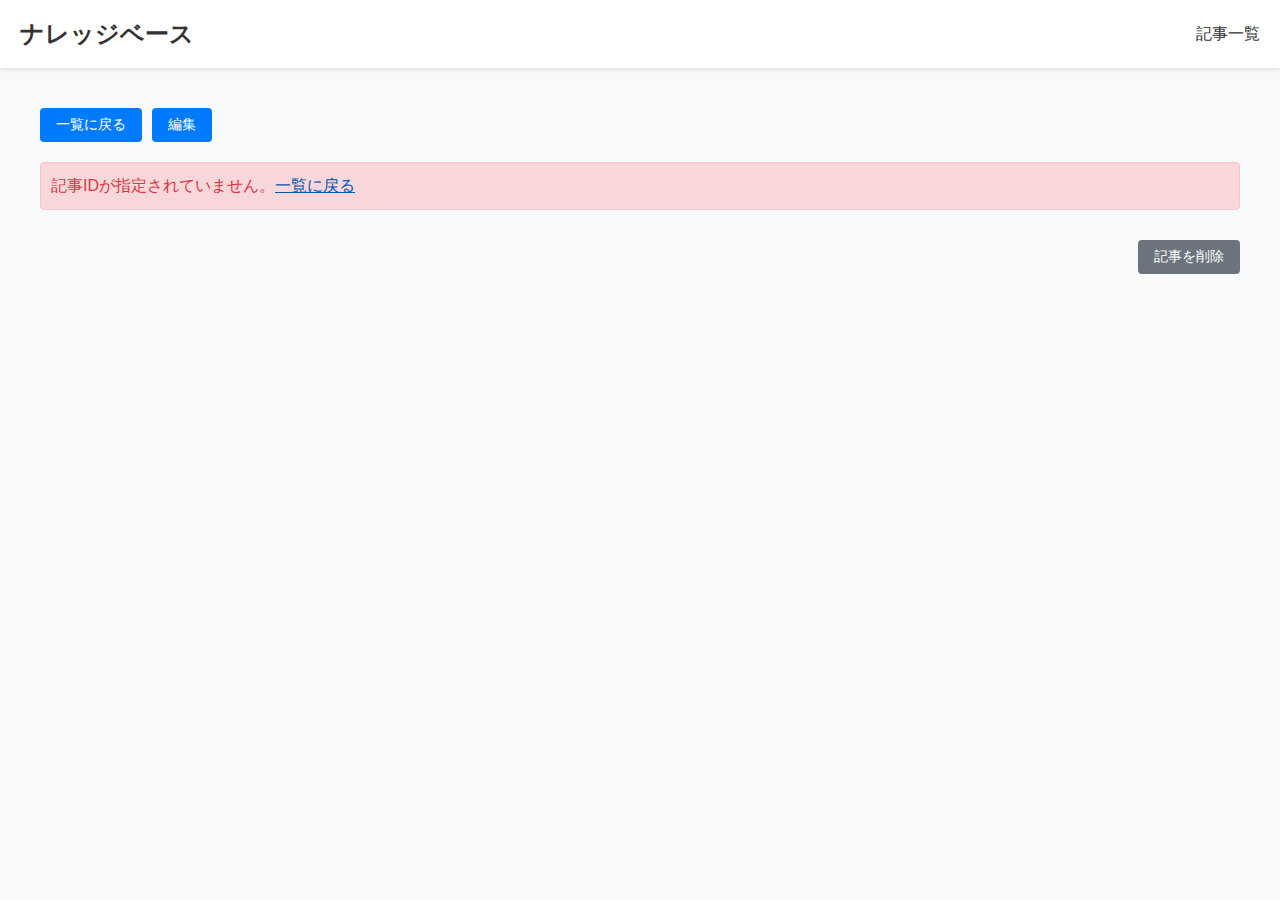
<file: Main/article.html>
<!DOCTYPE html>
<html lang="ja">
<head>
    <meta charset="UTF-8">
    <meta name="viewport" content="width=device-width, initial-scale=1.0">
    <title>記事詳細 - ナレッジベース</title>
    <!-- 共通CSSの読み込み -->
    <link rel="stylesheet" href="css/style.css">
    
    <!-- 記事詳細ページ固有のインラインスタイル -->
    <style>
        /* アクション領域のスタイル */
        .article-actions {
            display: flex;
            gap: 10px;
            margin-bottom: 20px;
        }
        
        .top-actions {
            justify-content: flex-start;
        }
        
        .bottom-actions {
            justify-content: flex-end;
            margin-top: 30px;
        }
        
        /* エラーメッセージ強調 */
        .error-message a {
            color: #0056b3;
            text-decoration: underline;
        }
    </style>
    
    <!-- 必要なJavaScriptライブラリの読み込み -->
    <!-- schema.js - データ構造の定義 -->
    <script src="js/core/schema.js"></script>
    <!-- database.js - IndexedDBデータベース操作 -->
    <script src="js/core/database.js"></script>
    <!-- converter.js - 記事データをHTML形式に変換するユーティリティ -->
    <script src="js/core/converter.js"></script>
    <!-- jsonHelper.js - JSON操作のヘルパー関数 -->
    <script src="js/util/jsonHelper.js"></script>
    <!-- sharedStatus.js - アプリケーション全体で共有される状態管理 -->
    <script src="js/util/sharedStatus.js"></script>
    <!-- api.js - KB名前空間内のAPI関数を提供 -->
    <script src="js/core/api.js"></script>
</head>

<body>
    <!-- ヘッダー部分 - サイト名とナビゲーションを表示 -->
    <header>
        <div class="header-container">
            <!-- サイトタイトル -->
            <h1 class="site-title">ナレッジベース</h1>
            <!-- ナビゲーションメニュー -->
            <nav class="main-nav">
                <ul>
                    <li><a href="index.html">記事一覧</a></li>
                    <!-- 今後追加するナビゲーションリンクはここに配置 -->
                </ul>
            </nav>
        </div>
    </header>

    <!-- メインコンテンツのコンテナ - レイアウトを中央に配置 -->
    <div class="container">
        <!-- 上部アクション領域 - 記事操作用のボタンを表示 -->
        <div class="article-actions top-actions">
            <!-- 一覧に戻るボタン - クリックで記事一覧に遷移 -->
            <button id="back-to-list-btn" class="btn" onclick="window.location.href='index.html'">一覧に戻る</button>
            <!-- 編集ボタン - クリックでエディタページに遷移（JavaScript経由） -->
            <button id="edit-article-btn" class="btn">編集</button>
        </div>

        <!-- メインコンテンツ部分 - 記事の本文を表示 -->
        <main>
            <!-- 記事表示領域 - JavaScriptでこの要素に記事内容が挿入される -->
            <div id="article-view" class="article-view">
                <!-- 初期表示の読み込み中メッセージ（記事データが表示されると置き換えられる） -->
                <div class="loading-indicator">記事を読み込み中...</div>
            </div>
        </main>

        <!-- 下部アクション領域 - 記事削除ボタンを表示 -->
        <div class="article-actions bottom-actions">
            <!-- 削除ボタン - クリックで削除確認ダイアログを表示（JavaScript経由） -->
            <button id="delete-article-btn" class="btn btn-secondary">記事を削除</button>
        </div>
    </div>
</body>

<script>
    // 記事閲覧ページのメインスクリプト
    // DOMが完全に読み込まれた後に実行される
    document.addEventListener('DOMContentLoaded', async () => {
        // ステップ1: URLパラメータから記事IDを取得
        // URLクエリパラメータを解析するURLSearchParamsオブジェクトを作成
        const urlParams = new URLSearchParams(window.location.search);
        // 'id'パラメータの値を取得（例: '?id=123'の場合、'123'が返される）
        const articleId = urlParams.get('id');
        
        /**
         * 記事データをHTMLに変換して表示する関数
         * @param {Object} articleData - データベースから取得した記事データオブジェクト
         */
        function displayArticle(articleData) {
            // 記事を表示する要素を取得
            const articleView = document.getElementById('article-view');
            
            // ローディング表示を削除（innerHTML = ''で要素内のコンテンツをクリア）
            articleView.innerHTML = '';
            
            // 記事データをHTMLに変換
            // Converter.jsのarticleToHtml関数を使用して記事オブジェクトをHTML文字列に変換
            const articleHtml = Converter.articleToHtml(articleData);
            
            // 変換されたHTMLを表示領域に挿入
            articleView.innerHTML = articleHtml;
        }

        // ステップ2: 記事IDが存在しない場合のエラーハンドリング
        if (!articleId) {
            // 記事IDがない場合はエラーメッセージを表示
            document.getElementById('article-view').innerHTML = 
                '<div class="error-message">記事IDが指定されていません。<a href="index.html">一覧に戻る</a></div>';
            return; // 以降の処理を中断
        }
        
        // ステップ3: 記事の取得と表示
        try {
            // KBシステムの初期化（データベース接続など）
            const initialized = await KB.initialize();
            if (!initialized) {
                // 初期化が完了していない場合は警告を表示（処理は続行）
                console.warn('初期化が完了していません。一部機能が制限される可能性があります。');
            }
            
            // 記事IDを使ってデータベースから記事を取得
            const article = await KB.articles.get(articleId);
            // 記事が見つからない場合のエラーハンドリング
            if (!article) {
                document.getElementById('article-view').innerHTML = 
                    '<div class="error-message">記事が見つかりませんでした。<a href="index.html">一覧に戻る</a></div>';
                return; // 以降の処理を中断
            }
            
            // ページタイトルを記事タイトルに更新
            document.title = `${article.title || '無題の記事'} - ナレッジベース`;
            
            // 記事データを表示（displayArticle関数を呼び出し）
            displayArticle(article);
            
            // ステップ4: ボタンのイベントリスナー設定
            
            // 編集ボタンのクリックイベント - エディタページに遷移
            document.getElementById('edit-article-btn').addEventListener('click', () => {
                // 記事IDをURLパラメータに含めてエディタページへ遷移
                window.location.href = `editor.html?id=${articleId}`;
            });
            
            // 削除ボタンのクリックイベント - 確認後に記事を削除
            document.getElementById('delete-article-btn').addEventListener('click', async () => {
                // 削除前に確認ダイアログを表示
                if (confirm('記事を削除してもよろしいですか？')) {
                    try {
                        // データベースから記事を削除
                        await KB.articles.delete(articleId);
                        // 成功メッセージを表示
                        alert('記事を削除しました');
                        // 記事一覧ページに遷移
                        window.location.href = 'index.html';
                    } catch (error) {
                        // 削除エラーが発生した場合はエラーメッセージを表示
                        alert(`削除エラー: ${error.message || '不明なエラー'}`);
                    }
                }
                // キャンセルした場合は何もせず処理終了
            });
            
        } catch (error) {
            // ステップ5: 全体のエラーハンドリング
            // 予期せぬエラーが発生した場合はエラーメッセージを表示
            document.getElementById('article-view').innerHTML = 
                `<div class="error-message">エラーが発生しました: ${error.message || '不明なエラー'}</div>`;
            // コンソールにも詳細なエラー情報を出力
            console.error('記事表示エラー:', error);
        }
    });
</script>
</html>
</file>
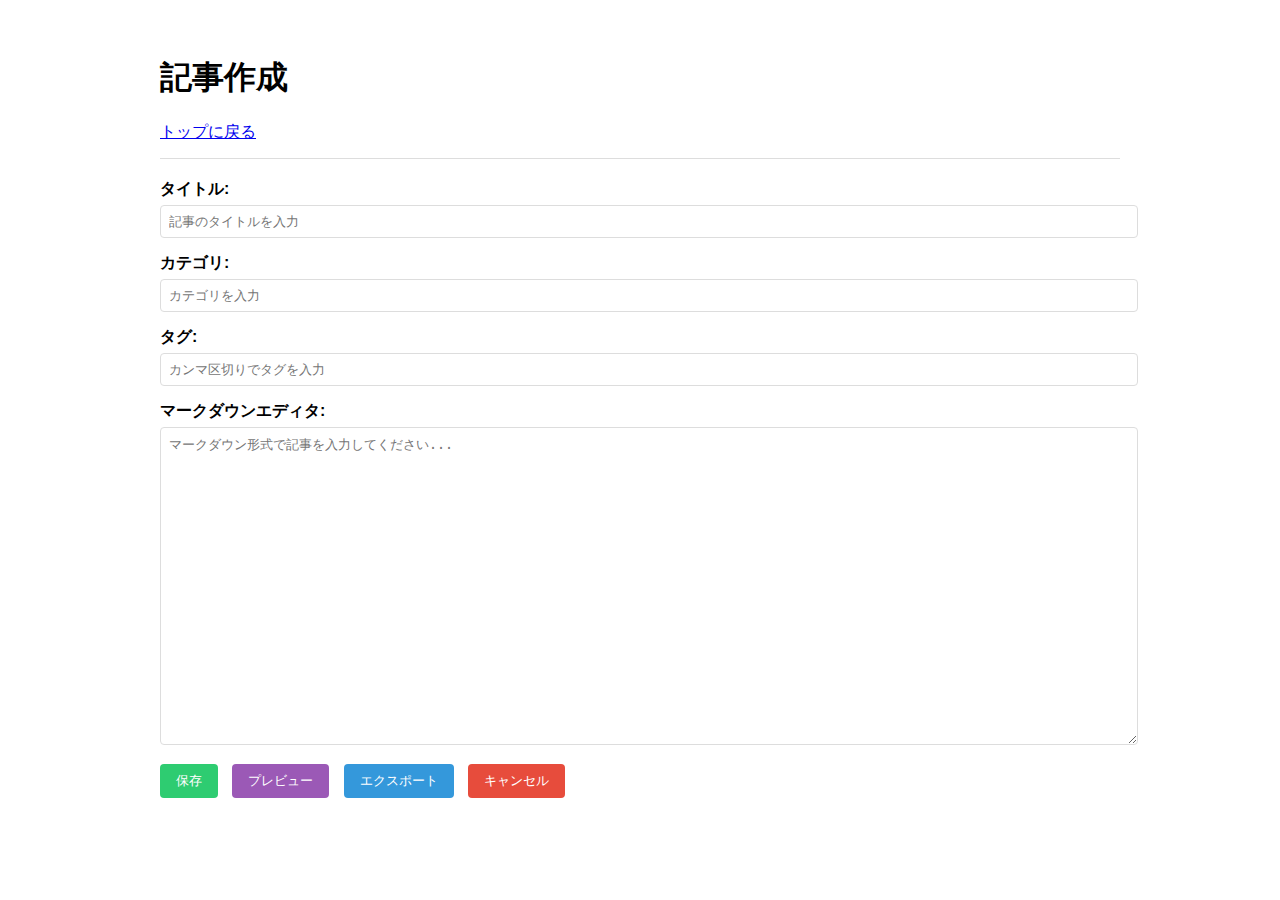
<file: Main/editor.html>
<!DOCTYPE html>
<html lang="ja">
<head>
    <meta charset="UTF-8">
    <meta name="viewport" content="width=device-width, initial-scale=1.0">
    <title>ナレッジベース - エディタ</title>
    <style>
        body { font-family: sans-serif; max-width: 960px; margin: 0 auto; padding: 20px; }
        .header { padding: 15px 0; border-bottom: 1px solid #ddd; margin-bottom: 20px; }
        .form-group { margin-bottom: 15px; }
        .form-group label { display: block; margin-bottom: 5px; font-weight: bold; }
        input[type="text"], textarea { width: 100%; padding: 8px; border: 1px solid #ddd; border-radius: 4px; }
        textarea { min-height: 300px; font-family: monospace; resize: vertical; }
        .btn { padding: 8px 16px; border: none; border-radius: 4px; color: white; cursor: pointer; margin-right: 10px; }
        .btn-save { background-color: #2ecc71; }
        .btn-preview { background-color: #9b59b6; }
        .btn-export { background-color: #3498db; }
        .btn-cancel { background-color: #e74c3c; }
        .notification { position: fixed; top: 20px; right: 20px; padding: 10px 20px; border-radius: 4px; 
                      color: white; font-weight: bold; z-index: 1000; }
        .success-notification { background-color: #2ecc71; }
        .error-notification { background-color: #e74c3c; }
        .info-notification { background-color: #3498db; }
        .modal {
            display: none;
            position: fixed;
            top: 0;
            left: 0;
            width: 100%;
            height: 100%;
            background-color: rgba(0,0,0,0.7);
            z-index: 9999;
            overflow: auto;
        }
        .modal-content {
            background-color: white;
            margin: 5% auto;
            padding: 20px;
            width: 90%;
            max-width: 800px;
            border-radius: 8px;
            box-shadow: 0 4px 8px rgba(0,0,0,0.3);
            position: relative;
        }
        .modal-close {
            position: absolute;
            top: 10px;
            right: 20px;
            font-size: 28px;
            font-weight: bold;
            cursor: pointer;
            color: #333;
        }
        .modal-close:hover {
            color: #f00;
        }
        .preview-content {
            margin-top: 20px;
            padding: 15px;
            border: 1px solid #ddd;
            border-radius: 4px;
            max-height: 70vh;
            overflow-y: auto;
        }
        
        /* マークダウンプレビューのスタイル */
        .preview-content h1, .preview-content h2, .preview-content h3 { margin-top: 0.5em; margin-bottom: 0.5em; }
        .preview-content ul, .preview-content ol { padding-left: 2em; }
        .preview-content p { margin: 0.5em 0; }
        .preview-content code { background-color: #f1f1f1; padding: 2px 4px; border-radius: 3px; }
        .preview-content pre { background-color: #f5f5f5; padding: 10px; border-radius: 4px; overflow-x: auto; }
        .article-meta { margin: 10px 0; color: #666; font-size: 0.9em; }
        .article-tags { margin: 10px 0; }
        .tag { background-color: #e0e0e0; padding: 2px 8px; border-radius: 12px; font-size: 0.8em; margin-right: 5px; }
    </style>
</head>
<body>
    <header class="header">
        <h1 id="editor-title">記事作成</h1>
        <a href="index.html">トップに戻る</a>
    </header>

    <main>
        <div class="form-group">
            <label for="article-title">タイトル:</label>
            <input type="text" id="article-title" placeholder="記事のタイトルを入力">
        </div>
        <div class="form-group">
            <label for="article-category">カテゴリ:</label>
            <input type="text" id="article-category" placeholder="カテゴリを入力">
        </div>
        <div class="form-group">
            <label for="article-tags">タグ:</label>
            <input type="text" id="article-tags" placeholder="カンマ区切りでタグを入力">
        </div>
        
        <!-- 
        TODO: マークダウンエディタの拡張機能
        
        1. ツールバー実装
          - エディタ上部にボタン配置（太字、斜体、見出し、リスト、リンク、コードなど）
          - ボタンホバー時にショートカットキー情報をツールチップ表示
          - 最後にヘルプボタンを右寄せで配置
        
        2. ショートカットキー実装
          - Ctrl+B: 太字
          - Ctrl+I: 斜体
          - Ctrl+2: 見出し2
          - Ctrl+3: 見出し3
          - Ctrl+U: 箇条書き
          - Ctrl+O: 番号リスト
          - Ctrl+L: リンク挿入
          - Ctrl+K: コード
          - Ctrl+S: 保存
          - Ctrl+P: プレビュー
        
        3. リスト機能の強化
          - Enter: リスト内で新しい項目を追加
          - Tab: サブリスト（インデント増加）
          - Shift+Tab: インデント減少
          - 自動的に箇条書き記号（*）や番号（1.）を継続
          - 空のリスト項目でEnter押下時にリスト終了
        
        4. 共通処理
          - 選択テキストへの書式適用関数
          - カーソル位置へのプレースホルダー挿入
          - ヘルプ表示モーダル
          - キー入力のパターン検出処理（リスト継続判定など）
        -->
        
        <div class="form-group">
            <label for="markdown-editor">マークダウンエディタ:</label>
            <textarea id="markdown-editor" placeholder="マークダウン形式で記事を入力してください..." rows="20"></textarea>
        </div>

        <div class="actions">
            <button id="save-article" class="btn btn-save">保存</button>
            <button id="preview-article" class="btn btn-preview">プレビュー</button>
            <button id="export-article" class="btn btn-export">エクスポート</button>
            <button id="cancel-editing" class="btn btn-cancel">キャンセル</button>
        </div>
    </main>

    <!-- プレビューモーダル -->
    <div id="preview-modal" class="modal">
        <div class="modal-content">
            <span class="modal-close" onclick="closePreviewModal()">&times;</span>
            <h2>プレビュー</h2>
            <div id="preview-content" class="preview-content"></div>
            <div style="margin-top: 15px; text-align: right;">
                <button class="btn btn-cancel" onclick="closePreviewModal()">閉じる</button>
            </div>
        </div>
    </div>

    <!-- 通知を表示する機能 -->
    <script>
        function showNotification(type, message) {
            const notification = document.createElement('div');
            notification.className = `notification ${type}-notification`;
            notification.textContent = message;
            document.body.appendChild(notification);
            
            // 3秒後に消える
            setTimeout(() => {
                notification.remove();
            }, 3000);
        }

        window.showLocalNotification = showNotification; // グローバルで利用可能にする
    </script>

    <!-- 依存関係を適切な順序で読み込み -->
    <!-- 1. コア機能（スキーマ、コンバーター、データベース） -->
    <script src="js/core/schema.js"></script>
    <script src="js/core/converter.js"></script>
    <script src="js/core/database.js"></script>

    <!-- 2. ユーティリティ（JSON変換、ストレージ、共有ステータス） -->
    <script src="js/util/debounce.js"></script>
    <script src="js/util/jsonHelper.js"></script>
    <script src="js/util/storage.js"></script>
    <script src="js/util/sharedStatus.js"></script>

    <!-- 3. 検索と索引 -->
    <script src="js/core/indexer.js"></script>
    <script src="js/core/search.js"></script>

    <!-- 4. API -->
    <script src="js/core/api.js"></script>

    <!-- エディター固有の機能 -->
    <script>
        // 名前空間の初期化
        window.KB = window.KB || {};
        window.KB.editor = window.KB.editor || {
            article: null,
            currentArticle: null,
            originalContent: ''
        };

        // 記事のリセット（新規作成用）
        function resetArticle() {
            window.KB.editor.article = {
                id: 'article_' + Date.now(),
                title: '',
                category: '',
                author: '',
                createdAt: new Date().toISOString(),
                updatedAt: new Date().toISOString(),
                tags: [],
                content: ''
            };
        }

        // フォームから記事情報を更新
        function updateArticleFromForm() {
            console.log('updateArticleFromForm が呼び出されました');
            
            if (!window.KB.editor.article) {
                console.error('updateArticleFromForm: window.KB.editor.article が未定義です');
                return false;
            }
            
            const article = window.KB.editor.article;
            
            const titleEl = document.getElementById('article-title');
            const categoryEl = document.getElementById('article-category');
            const tagsEl = document.getElementById('article-tags');
            const editorEl = document.getElementById('markdown-editor');
            
            if (titleEl) article.title = titleEl.value || '';
            if (categoryEl) article.category = categoryEl.value || '';
            if (tagsEl && tagsEl.value) {
                const tagsArray = tagsEl.value.split(',').map(tag => tag.trim()).filter(tag => tag.length > 0);
                article.tags = tagsArray;
            }
            if (editorEl) article.content = editorEl.value || '';
            
            article.updatedAt = new Date().toISOString();
            
            return true;
        }

        // 記事保存
        async function saveArticle() {
            console.log('saveArticle 関数が呼び出されました');
            
            if (!window.KB.editor.article) {
                console.error('KB.editor.article が未定義です');
                showNotification('error', '記事オブジェクトが未定義です');
                return false;
            }
            
            try {
                if (!updateArticleFromForm()) {
                    console.error('updateArticleFromForm が失敗しました');
                    return false;
                }
                
                const article = window.KB.editor.article;
                const isNew = !window.KB.editor.currentArticle;
                
                showNotification('info', '保存中...');
                
                // データベースへの保存を試みる（複数の保存方法を試す）
                let saved = null;
                
                // 1. window.KB.database.saveArticle を使用
                if (window.KB.database && typeof window.KB.database.saveArticle === 'function') {
                    try {
                        console.log("KB.database.saveArticle で保存を試みます");
                        saved = await window.KB.database.saveArticle(article);
                        // saveArticleがundefinedを返す場合、articleをsavedに設定
                        if (saved === undefined) {
                            saved = article;
                        }
                        console.log("KB.database.saveArticle の結果:", saved);
                    } catch (e) {
                        console.error("KB.database.saveArticle でのエラー:", e);
                    }
                }
                
                // 2. window.KB.storage.saveArticle を使用
                if (!saved && window.KB.storage && typeof window.KB.storage.saveArticle === 'function') {
                    try {
                        console.log("KB.storage.saveArticle で保存を試みます");
                        saved = await window.KB.storage.saveArticle(article);
                        if (saved === undefined) {
                            saved = article;
                        }
                        console.log("KB.storage.saveArticle の結果:", saved);
                    } catch (e) {
                        console.error("KB.storage.saveArticle でのエラー:", e);
                    }
                }
                
                // 3. LocalStorage フォールバック
                if (!saved && article && article.id) {
                    try {
                        console.warn("主要な保存方法が失敗または利用不可です。LocalStorageにフォールバックします");
                        localStorage.setItem('kb_article_' + article.id, JSON.stringify(article));
                        saved = article;
                        console.log('LocalStorageへのフォールバック保存が成功:', saved);
                    } catch (lsError) {
                        console.error('LocalStorage保存エラー:', lsError);
                    }
                }
                
                // 保存結果の確認
                if (saved && saved.id) {
                    // 成功時の処理
                    window.KB.editor.currentArticle = saved.id;
                    window.KB.editor.originalContent = saved.content || '';
                    
                    // 最後に編集した記事のIDを保存
                    try {
                        localStorage.setItem('lastArticleId', saved.id);
                    } catch (lsError) {
                        console.warn('lastArticleIdの保存に失敗しましたが、記事自体は保存されています:', lsError);
                    }
                    
                    // 保存完了通知
                    showNotification('success', '記事を保存しました');
                    return true;
                } else {
                    console.error('すべての方法で記事の保存に失敗しました');
                    showNotification('error', '保存に失敗しました');
                    return false;
                }
            } catch (error) {
                console.error('記事保存処理の途中で予期せぬエラー:', error);
                showNotification('error', `保存エラー: ${error.message || '不明なエラー'}`);
                return false;
            }
        }

        // 記事プレビュー
        function previewArticle() {
            if (!window.KB.editor.article) {
                console.error('KB.editor.article が見つかりません');
                showNotification('error', '記事データがありません');
                return;
            }
            
            updateArticleFromForm();
            
            const article = window.KB.editor.article;
            const modal = document.getElementById('preview-modal');
            const content = document.getElementById('preview-content');
            
            if (!modal || !content) {
                console.error('プレビューモーダルまたはコンテンツエレメントが見つかりません');
                showNotification('error', 'プレビューモーダルがありません');
                return;
            }
            
            try {
                // コンバーターを使用して完全なHTMLに変換
                if (window.KB.converter && typeof window.KB.converter.articleToHtml === 'function') {
                    // 完全なHTMLレンダリング（articleToHtml関数を使用）
                    content.innerHTML = window.KB.converter.articleToHtml(article);
                    modal.style.display = 'block';
                    return;
                }
                
                // フォールバック: 手動でHTMLを組み立て
                let html = `
                    <h1>${article.title || '(無題)'}</h1>
                    <div class="article-meta">
                    <span>カテゴリ: ${article.category || 'なし'}</span>
                    <span>更新: ${new Date(article.updatedAt).toLocaleString()}</span>
                    </div>
                `;
                
                if (article.tags && article.tags.length > 0) {
                    html += '<div class="article-tags">';
                    for (let i = 0; i < article.tags.length; i++) {
                        html += `<span class="tag">${article.tags[i]}</span>` + (i < article.tags.length - 1 ? ' ' : '');
                    }
                    html += '</div>';
                }
                
                html += '<div class="article-content">';
                
                // マークダウンをHTMLに変換
                if (window.KB.converter && typeof window.KB.converter.markdownToHtml === 'function') {
                    // converter.jsのmarkdownToHtml関数を使用
                    html += window.KB.converter.markdownToHtml(article.content);
                } else {
                    // フォールバック: 簡易版のマークダウンコンバーター
                    html += simpleMarkdownToHtml(article.content);
                }
                
                html += '</div>';
                
                content.innerHTML = html;
                modal.style.display = 'block';
            } catch (error) {
                console.error('プレビュー表示エラー:', error);
                showNotification('error', `プレビュー表示エラー: ${error.message || '不明なエラー'}`);
            }
        }

        // エクスポート機能
        function exportArticle() {
            if (!window.KB.editor.article) {
                console.error('KB.editor.article が見つかりません');
                showNotification('error', '記事データがありません');
                return;
            }
            
            updateArticleFromForm();
            
            try {
                // jsonHelperを使用してJSON文字列に変換
                let jsonStr;
                if (window.KB.jsonHelper && typeof window.KB.jsonHelper.articleToJson === 'function') {
                    jsonStr = window.KB.jsonHelper.articleToJson(window.KB.editor.article);
                } else {
                    // フォールバック: 直接JSON.stringifyを使用
                    jsonStr = JSON.stringify(window.KB.editor.article, null, 2);
                }
                
                // Blobを作成してダウンロードリンクを生成
                const blob = new Blob([jsonStr], { type: 'application/json' });
                const url = URL.createObjectURL(blob);
                
                const a = document.createElement('a');
                a.href = url;
                a.download = `article_${window.KB.editor.article.id}.json`;
                document.body.appendChild(a);
                a.click();
                
                // クリーンアップ
                setTimeout(() => {
                    document.body.removeChild(a);
                    URL.revokeObjectURL(url);
                }, 0);
                
                showNotification('success', '記事をエクスポートしました');
            } catch (error) {
                console.error('エクスポートエラー:', error);
                showNotification('error', `エクスポートエラー: ${error.message || '不明なエラー'}`);
            }
        }

        // エディターキャンセル
        function cancelEditor() {
            window.location.href = 'index.html';
        }

        // プレビューモーダルを閉じる
        function closePreviewModal() {
            document.getElementById('preview-modal').style.display = 'none';
        }

        // シンプルなマークダウン→HTML変換（コンバーターがない場合のフォールバック）
        function simpleMarkdownToHtml(markdown) {
            if (!markdown) return '';
            
            // 基本的なマークダウン要素を変換
            let html = markdown
                // エスケープ処理
                .replace(/&/g, '&amp;')
                .replace(/</g, '&lt;')
                .replace(/>/g, '&gt;')
                
                // 見出し
                .replace(/^# (.+)$/gm, '<h1>$1</h1>')
                .replace(/^## (.+)$/gm, '<h2>$1</h2>')
                .replace(/^### (.+)$/gm, '<h3>$1</h3>')
                
                // コードブロック
                .replace(/```([^`]+)```/g, '<pre><code>$1</code></pre>')
                .replace(/`([^`]+)`/g, '<code>$1</code>')
                
                // リスト
                .replace(/^\* (.+)$/gm, '<li>$1</li>')
                .replace(/^(\d+)\. (.+)$/gm, '<li>$2</li>')
                
                // 強調
                .replace(/\*\*([^*]+)\*\*/g, '<strong>$1</strong>')
                .replace(/_([^_]+)_/g, '<em>$1</em>')
                
                // リンクと画像
                .replace(/\[([^\]]+)\]\(([^)]+)\)/g, '<a href="$2">$1</a>')
                .replace(/!\[([^\]]*)\]\(([^)]+)\)/g, '<img src="$2" alt="$1">');
            
            // リスト要素をリストタグでグループ化
            let lines = html.split('\n');
            let result = [];
            let inOrderedList = false;
            let inUnorderedList = false;
            
            for (let i = 0; i < lines.length; i++) {
                const line = lines[i];
                const nextLine = i < lines.length - 1 ? lines[i+1] : '';
                
                if (line.startsWith('<li>') && line.endsWith('</li>')) {
                    // リスト開始
                    if (!inOrderedList && !inUnorderedList) {
                        const isOrdered = /^(\d+)\. /.test(markdown.split('\n')[i] || '');
                        result.push(isOrdered ? '<ol>' : '<ul>');
                        inOrderedList = isOrdered;
                        inUnorderedList = !isOrdered;
                    }
                    
                    result.push(line);
                    
                    // リスト終了
                    if (!nextLine.startsWith('<li>')) {
                        result.push(inOrderedList ? '</ol>' : '</ul>');
                        inOrderedList = false;
                        inUnorderedList = false;
                    }
                } else if (line.trim() && !line.startsWith('<h') && !line.startsWith('<pre>') && !line.startsWith('<img')) {
                    // 通常の段落
                    if (!line.startsWith('<')) {
                        result.push(`<p>${line}</p>`);
                    } else {
                        result.push(line);
                    }
                } else {
                    result.push(line);
                }
            }
            
            return result.join('\n');
        }

        // DOMContentLoaded イベントで初期化
        document.addEventListener('DOMContentLoaded', function() {
            console.log('DOMContentLoaded イベントが発火しました');
            
            // グローバル名前空間チェック
            if (!window.KB) {
                console.error('window.KB オブジェクトが見つかりません');
                window.KB = {};
            }
            
            // エディター名前空間チェック
            if (!window.KB.editor) {
                console.log('window.KB.editor を初期化します');
                window.KB.editor = {
                    article: null,
                    currentArticle: null,
                    originalContent: ''
                };
            }
            
            // 新規記事の作成または既存記事の読み込み
            const urlParams = new URLSearchParams(window.location.search);
            const articleId = urlParams.get('id') || localStorage.getItem('lastArticleId');
            
            if (articleId) {
                console.log(`記事ID: ${articleId} を読み込みます`);
                
                // データベースから記事を取得
                if (window.KB.database && typeof window.KB.database.getArticle === 'function') {
                    window.KB.database.getArticle(articleId)
                        .then(article => {
                            if (article) {
                                console.log('記事を読み込みました:', article);
                                window.KB.editor.article = article;
                                window.KB.editor.currentArticle = article.id;
                                window.KB.editor.originalContent = article.content || '';
                                
                                // フォームに値をセット
                                populateForm(article);
                                
                                // タイトル更新
                                document.getElementById('editor-title').textContent = '記事編集: ' + article.title;
                            } else {
                                console.warn(`記事ID: ${articleId} が見つかりませんでした`);
                                resetArticle();
                            }
                        })
                        .catch(error => {
                            console.error('記事の読み込みエラー:', error);
                            resetArticle();
                        });
                } else {
                    // LocalStorageから読み込みを試みる
                    try {
                        const savedArticle = localStorage.getItem('kb_article_' + articleId);
                        if (savedArticle) {
                            const article = JSON.parse(savedArticle);
                            window.KB.editor.article = article;
                            window.KB.editor.currentArticle = article.id;
                            window.KB.editor.originalContent = article.content || '';
                            
                            // フォームに値をセット
                            populateForm(article);
                            
                            // タイトル更新
                            document.getElementById('editor-title').textContent = '記事編集: ' + article.title;
                        } else {
                            resetArticle();
                        }
                    } catch (error) {
                        console.error('LocalStorageからの読み込みエラー:', error);
                        resetArticle();
                    }
                }
            } else {
                console.log('新規記事を作成します');
                resetArticle();
            }
            
            // フォームにデータを入力
            function populateForm(article) {
                const titleEl = document.getElementById('article-title');
                const categoryEl = document.getElementById('article-category');
                const tagsEl = document.getElementById('article-tags');
                const editorEl = document.getElementById('markdown-editor');
                
                if (titleEl) titleEl.value = article.title || '';
                if (categoryEl) categoryEl.value = article.category || '';
                if (tagsEl && article.tags) tagsEl.value = article.tags.join(', ');
                if (editorEl) editorEl.value = article.content || '';
            }
            
            // イベントリスナーの設定
            document.getElementById('save-article').addEventListener('click', saveArticle);
            document.getElementById('preview-article').addEventListener('click', previewArticle);
            document.getElementById('export-article').addEventListener('click', exportArticle);
            document.getElementById('cancel-editing').addEventListener('click', cancelEditor);
            
            // モーダル外クリックで閉じる
            window.addEventListener('click', function(event) {
                const modal = document.getElementById('preview-modal');
                if (event.target === modal) {
                    modal.style.display = 'none';
                }
            });
            
            // 自動保存の設定（30秒ごと）
            const textarea = document.getElementById('markdown-editor');
            if (textarea) {
                let saveTimeout;
                textarea.addEventListener('input', () => {
                    clearTimeout(saveTimeout);
                    saveTimeout = setTimeout(() => {
                        console.log('自動保存を実行します');
                        saveArticle();
                    }, 30000);
                });
            }
            
            console.log('エディターの初期化が完了しました');
        });
    </script>
</body>
</html>
</file>
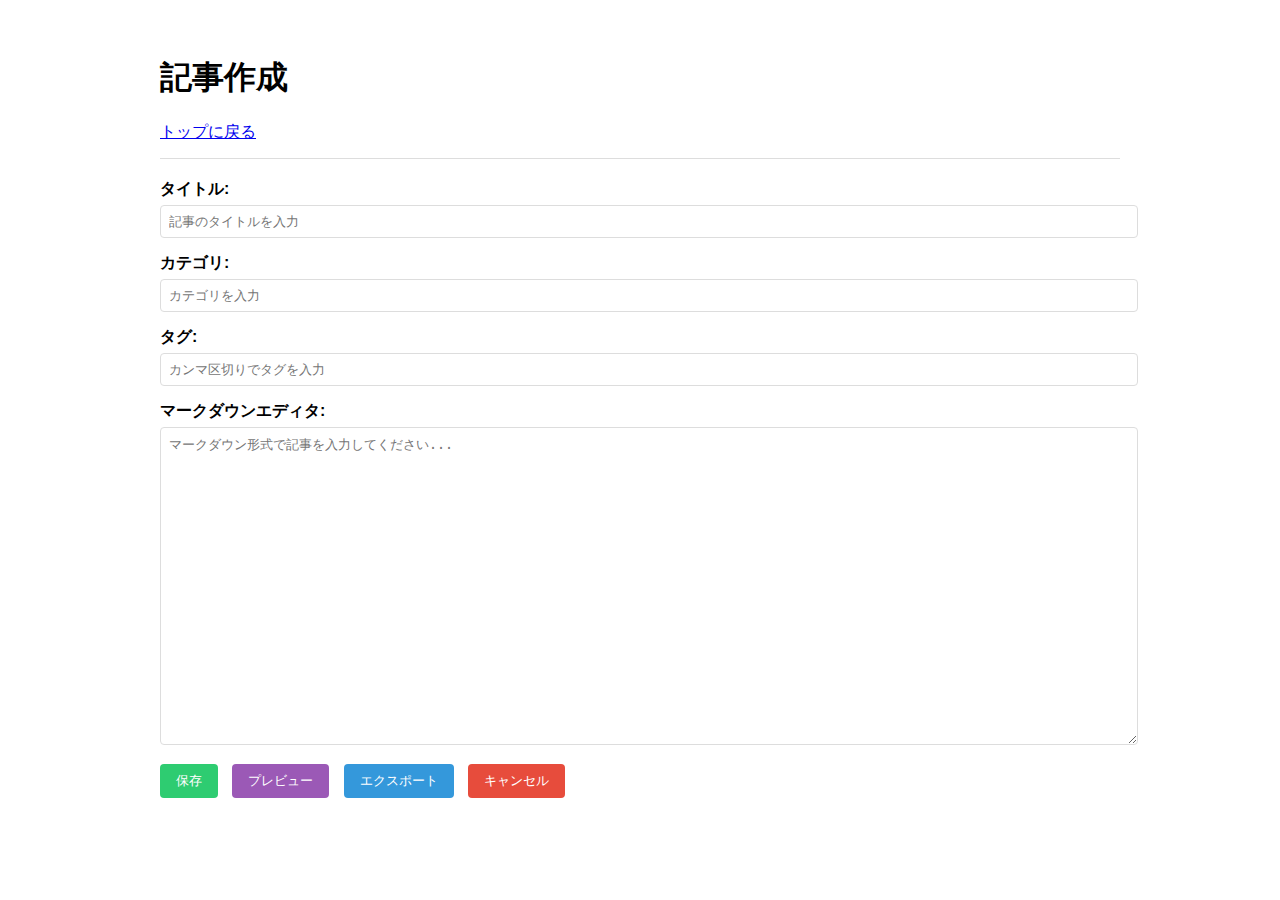
<file: Main/simple-editor.html>
<!DOCTYPE html>
<html lang="ja">
<head>
    <meta charset="UTF-8">
    <meta name="viewport" content="width=device-width, initial-scale=1.0">
    <title>ナレッジベース - エディタ</title>
    <style>
        body { font-family: sans-serif; max-width: 960px; margin: 0 auto; padding: 20px; }
        .header { padding: 15px 0; border-bottom: 1px solid #ddd; margin-bottom: 20px; }
        .form-group { margin-bottom: 15px; }
        .form-group label { display: block; margin-bottom: 5px; font-weight: bold; }
        input[type="text"], textarea { width: 100%; padding: 8px; border: 1px solid #ddd; border-radius: 4px; }
        textarea { min-height: 300px; font-family: monospace; resize: vertical; }
        .btn { padding: 8px 16px; border: none; border-radius: 4px; color: white; cursor: pointer; margin-right: 10px; }
        .btn-save { background-color: #2ecc71; }
        .btn-preview { background-color: #9b59b6; }
        .btn-export { background-color: #3498db; }
        .btn-cancel { background-color: #e74c3c; }
        .notification { position: fixed; top: 20px; right: 20px; padding: 10px 20px; border-radius: 4px; 
                      color: white; font-weight: bold; z-index: 1000; }
        .success-notification { background-color: #2ecc71; }
        .error-notification { background-color: #e74c3c; }
        .info-notification { background-color: #3498db; }
        .modal {
            display: none;
            position: fixed;
            top: 0;
            left: 0;
            width: 100%;
            height: 100%;
            background-color: rgba(0,0,0,0.7);
            z-index: 9999;
            overflow: auto;
        }
        .modal-content {
            background-color: white;
            margin: 5% auto;
            padding: 20px;
            width: 90%;
            max-width: 800px;
            border-radius: 8px;
            box-shadow: 0 4px 8px rgba(0,0,0,0.3);
            position: relative;
        }
        .modal-close {
            position: absolute;
            top: 10px;
            right: 20px;
            font-size: 28px;
            font-weight: bold;
            cursor: pointer;
            color: #333;
        }
        .modal-close:hover {
            color: #f00;
        }
        .preview-content {
            margin-top: 20px;
            padding: 15px;
            border: 1px solid #ddd;
            border-radius: 4px;
            max-height: 70vh;
            overflow-y: auto;
        }
        
        /* マークダウンプレビューのスタイル */
        .preview-content h1, .preview-content h2, .preview-content h3 { margin-top: 0.5em; margin-bottom: 0.5em; }
        .preview-content ul, .preview-content ol { padding-left: 2em; }
        .preview-content p { margin: 0.5em 0; }
        .preview-content code { background-color: #f1f1f1; padding: 2px 4px; border-radius: 3px; }
        .preview-content pre { background-color: #f5f5f5; padding: 10px; border-radius: 4px; overflow-x: auto; }
        .article-meta { margin: 10px 0; color: #666; font-size: 0.9em; }
        .article-tags { margin: 10px 0; }
        .tag { background-color: #e0e0e0; padding: 2px 8px; border-radius: 12px; font-size: 0.8em; margin-right: 5px; }
    </style>
</head>
<body>
    <header class="header">
        <h1 id="editor-title">記事作成</h1>
        <a href="index.html">トップに戻る</a>
    </header>

    <main>
        <div class="form-group">
            <label for="article-title">タイトル:</label>
            <input type="text" id="article-title" placeholder="記事のタイトルを入力">
        </div>
        <div class="form-group">
            <label for="article-category">カテゴリ:</label>
            <input type="text" id="article-category" placeholder="カテゴリを入力">
        </div>
        <div class="form-group">
            <label for="article-tags">タグ:</label>
            <input type="text" id="article-tags" placeholder="カンマ区切りでタグを入力">
        </div>
        <div class="form-group">
            <label for="markdown-editor">マークダウンエディタ:</label>
            <textarea id="markdown-editor" placeholder="マークダウン形式で記事を入力してください..." rows="20"></textarea>
        </div>

        <div class="actions">
            <button id="save-article" class="btn btn-save">保存</button>
            <button id="preview-article" class="btn btn-preview">プレビュー</button>
            <button id="export-article" class="btn btn-export">エクスポート</button>
            <button id="cancel-editing" class="btn btn-cancel">キャンセル</button>
        </div>
    </main>

    <!-- プレビューモーダル -->
    <div id="preview-modal" class="modal">
        <div class="modal-content">
            <span class="modal-close" onclick="closePreviewModal()">&times;</span>
            <h2>プレビュー</h2>
            <div id="preview-content" class="preview-content"></div>
            <div style="margin-top: 15px; text-align: right;">
                <button class="btn btn-cancel" onclick="closePreviewModal()">閉じる</button>
            </div>
        </div>
    </div>

    <!-- 通知を表示する機能 -->
    <script>
        function showNotification(type, message) {
            const notification = document.createElement('div');
            notification.className = `notification ${type}-notification`;
            notification.textContent = message;
            document.body.appendChild(notification);
            
            // 3秒後に消える
            setTimeout(() => {
                notification.remove();
            }, 3000);
        }

        window.showLocalNotification = showNotification; // グローバルで利用可能にする
    </script>

    <!-- 依存関係を適切な順序で読み込み -->
    <!-- 1. コア機能（スキーマ、コンバーター、データベース） -->
    <script src="js/core/schema.js"></script>
    <script src="js/core/converter.js"></script>
    <script src="js/core/database.js"></script>

    <!-- 2. ユーティリティ（JSON変換、ストレージ、共有ステータス） -->
    <script src="js/util/debounce.js"></script>
    <script src="js/util/jsonHelper.js"></script>
    <script src="js/util/storage.js"></script>
    <script src="js/util/sharedStatus.js"></script>

    <!-- 3. 検索と索引 -->
    <script src="js/core/indexer.js"></script>
    <script src="js/core/search.js"></script>

    <!-- 4. API -->
    <script src="js/core/api.js"></script>

    <!-- エディター固有の機能 -->
    <script>
        // 名前空間の初期化
        window.KB = window.KB || {};
        window.KB.editor = window.KB.editor || {
            article: null,
            currentArticle: null,
            originalContent: ''
        };

        // 記事のリセット（新規作成用）
        function resetArticle() {
            window.KB.editor.article = {
                id: 'article_' + Date.now(),
                title: '',
                category: '',
                author: '',
                createdAt: new Date().toISOString(),
                updatedAt: new Date().toISOString(),
                tags: [],
                content: ''
            };
        }

        // フォームから記事情報を更新
        function updateArticleFromForm() {
            console.log('updateArticleFromForm が呼び出されました');
            
            if (!window.KB.editor.article) {
                console.error('updateArticleFromForm: window.KB.editor.article が未定義です');
                return false;
            }
            
            const article = window.KB.editor.article;
            
            const titleEl = document.getElementById('article-title');
            const categoryEl = document.getElementById('article-category');
            const tagsEl = document.getElementById('article-tags');
            const editorEl = document.getElementById('markdown-editor');
            
            if (titleEl) article.title = titleEl.value || '';
            if (categoryEl) article.category = categoryEl.value || '';
            if (tagsEl && tagsEl.value) {
                const tagsArray = tagsEl.value.split(',').map(tag => tag.trim()).filter(tag => tag.length > 0);
                article.tags = tagsArray;
            }
            if (editorEl) article.content = editorEl.value || '';
            
            article.updatedAt = new Date().toISOString();
            
            return true;
        }

        // 記事保存
        async function saveArticle() {
            console.log('saveArticle 関数が呼び出されました');
            
            if (!window.KB.editor.article) {
                console.error('KB.editor.article が未定義です');
                showNotification('error', '記事オブジェクトが未定義です');
                return false;
            }
            
            try {
                if (!updateArticleFromForm()) {
                    console.error('updateArticleFromForm が失敗しました');
                    return false;
                }
                
                const article = window.KB.editor.article;
                const isNew = !window.KB.editor.currentArticle;
                
                showNotification('info', '保存中...');
                
                // データベースへの保存を試みる（複数の保存方法を試す）
                let saved = null;
                
                // 1. window.KB.database.saveArticle を使用
                if (window.KB.database && typeof window.KB.database.saveArticle === 'function') {
                    try {
                        console.log("KB.database.saveArticle で保存を試みます");
                        saved = await window.KB.database.saveArticle(article);
                        // saveArticleがundefinedを返す場合、articleをsavedに設定
                        if (saved === undefined) {
                            saved = article;
                        }
                        console.log("KB.database.saveArticle の結果:", saved);
                    } catch (e) {
                        console.error("KB.database.saveArticle でのエラー:", e);
                    }
                }
                
                // 2. window.KB.storage.saveArticle を使用
                if (!saved && window.KB.storage && typeof window.KB.storage.saveArticle === 'function') {
                    try {
                        console.log("KB.storage.saveArticle で保存を試みます");
                        saved = await window.KB.storage.saveArticle(article);
                        if (saved === undefined) {
                            saved = article;
                        }
                        console.log("KB.storage.saveArticle の結果:", saved);
                    } catch (e) {
                        console.error("KB.storage.saveArticle でのエラー:", e);
                    }
                }
                
                // 3. LocalStorage フォールバック
                if (!saved && article && article.id) {
                    try {
                        console.warn("主要な保存方法が失敗または利用不可です。LocalStorageにフォールバックします");
                        localStorage.setItem('kb_article_' + article.id, JSON.stringify(article));
                        saved = article;
                        console.log('LocalStorageへのフォールバック保存が成功:', saved);
                    } catch (lsError) {
                        console.error('LocalStorage保存エラー:', lsError);
                    }
                }
                
                // 保存結果の確認
                if (saved && saved.id) {
                    // 成功時の処理
                    window.KB.editor.currentArticle = saved.id;
                    window.KB.editor.originalContent = saved.content || '';
                    
                    // 最後に編集した記事のIDを保存
                    try {
                        localStorage.setItem('lastArticleId', saved.id);
                    } catch (lsError) {
                        console.warn('lastArticleIdの保存に失敗しましたが、記事自体は保存されています:', lsError);
                    }
                    
                    // 保存完了通知
                    showNotification('success', '記事を保存しました');
                    return true;
                } else {
                    console.error('すべての方法で記事の保存に失敗しました');
                    showNotification('error', '保存に失敗しました');
                    return false;
                }
            } catch (error) {
                console.error('記事保存処理の途中で予期せぬエラー:', error);
                showNotification('error', `保存エラー: ${error.message || '不明なエラー'}`);
                return false;
            }
        }

        // 記事プレビュー
        function previewArticle() {
            if (!window.KB.editor.article) {
                console.error('KB.editor.article が見つかりません');
                showNotification('error', '記事データがありません');
                return;
            }
            
            updateArticleFromForm();
            
            const article = window.KB.editor.article;
            const modal = document.getElementById('preview-modal');
            const content = document.getElementById('preview-content');
            
            if (!modal || !content) {
                console.error('プレビューモーダルまたはコンテンツエレメントが見つかりません');
                showNotification('error', 'プレビューモーダルがありません');
                return;
            }
            
            try {
                // コンバーターを使用して完全なHTMLに変換
                if (window.KB.converter && typeof window.KB.converter.articleToHtml === 'function') {
                    // 完全なHTMLレンダリング（articleToHtml関数を使用）
                    content.innerHTML = window.KB.converter.articleToHtml(article);
                    modal.style.display = 'block';
                    return;
                }
                
                // フォールバック: 手動でHTMLを組み立て
                let html = `
                    <h1>${article.title || '(無題)'}</h1>
                    <div class="article-meta">
                    <span>カテゴリ: ${article.category || 'なし'}</span>
                    <span>更新: ${new Date(article.updatedAt).toLocaleString()}</span>
                    </div>
                `;
                
                if (article.tags && article.tags.length > 0) {
                    html += '<div class="article-tags">';
                    for (let i = 0; i < article.tags.length; i++) {
                        html += `<span class="tag">${article.tags[i]}</span>` + (i < article.tags.length - 1 ? ' ' : '');
                    }
                    html += '</div>';
                }
                
                html += '<div class="article-content">';
                
                // マークダウンをHTMLに変換
                if (window.KB.converter && typeof window.KB.converter.markdownToHtml === 'function') {
                    // converter.jsのmarkdownToHtml関数を使用
                    html += window.KB.converter.markdownToHtml(article.content);
                } else {
                    // フォールバック: 簡易版のマークダウンコンバーター
                    html += simpleMarkdownToHtml(article.content);
                }
                
                html += '</div>';
                
                content.innerHTML = html;
                modal.style.display = 'block';
            } catch (error) {
                console.error('プレビュー表示エラー:', error);
                showNotification('error', `プレビュー表示エラー: ${error.message || '不明なエラー'}`);
            }
        }

        // エクスポート機能
        function exportArticle() {
            if (!window.KB.editor.article) {
                console.error('KB.editor.article が見つかりません');
                showNotification('error', '記事データがありません');
                return;
            }
            
            updateArticleFromForm();
            
            try {
                // jsonHelperを使用してJSON文字列に変換
                let jsonStr;
                if (window.KB.jsonHelper && typeof window.KB.jsonHelper.articleToJson === 'function') {
                    jsonStr = window.KB.jsonHelper.articleToJson(window.KB.editor.article);
                } else {
                    // フォールバック: 直接JSON.stringifyを使用
                    jsonStr = JSON.stringify(window.KB.editor.article, null, 2);
                }
                
                // Blobを作成してダウンロードリンクを生成
                const blob = new Blob([jsonStr], { type: 'application/json' });
                const url = URL.createObjectURL(blob);
                
                const a = document.createElement('a');
                a.href = url;
                a.download = `article_${window.KB.editor.article.id}.json`;
                document.body.appendChild(a);
                a.click();
                
                // クリーンアップ
                setTimeout(() => {
                    document.body.removeChild(a);
                    URL.revokeObjectURL(url);
                }, 0);
                
                showNotification('success', '記事をエクスポートしました');
            } catch (error) {
                console.error('エクスポートエラー:', error);
                showNotification('error', `エクスポートエラー: ${error.message || '不明なエラー'}`);
            }
        }

        // エディターキャンセル
        function cancelEditor() {
            window.location.href = 'index.html';
        }

        // プレビューモーダルを閉じる
        function closePreviewModal() {
            document.getElementById('preview-modal').style.display = 'none';
        }

        // シンプルなマークダウン→HTML変換（コンバーターがない場合のフォールバック）
        function simpleMarkdownToHtml(markdown) {
            if (!markdown) return '';
            
            // 基本的なマークダウン要素を変換
            let html = markdown
                // エスケープ処理
                .replace(/&/g, '&amp;')
                .replace(/</g, '&lt;')
                .replace(/>/g, '&gt;')
                
                // 見出し
                .replace(/^# (.+)$/gm, '<h1>$1</h1>')
                .replace(/^## (.+)$/gm, '<h2>$1</h2>')
                .replace(/^### (.+)$/gm, '<h3>$1</h3>')
                
                // コードブロック
                .replace(/```([^`]+)```/g, '<pre><code>$1</code></pre>')
                .replace(/`([^`]+)`/g, '<code>$1</code>')
                
                // リスト
                .replace(/^\* (.+)$/gm, '<li>$1</li>')
                .replace(/^(\d+)\. (.+)$/gm, '<li>$2</li>')
                
                // 強調
                .replace(/\*\*([^*]+)\*\*/g, '<strong>$1</strong>')
                .replace(/_([^_]+)_/g, '<em>$1</em>')
                
                // リンクと画像
                .replace(/\[([^\]]+)\]\(([^)]+)\)/g, '<a href="$2">$1</a>')
                .replace(/!\[([^\]]*)\]\(([^)]+)\)/g, '<img src="$2" alt="$1">');
            
            // リスト要素をリストタグでグループ化
            let lines = html.split('\n');
            let result = [];
            let inOrderedList = false;
            let inUnorderedList = false;
            
            for (let i = 0; i < lines.length; i++) {
                const line = lines[i];
                const nextLine = i < lines.length - 1 ? lines[i+1] : '';
                
                if (line.startsWith('<li>') && line.endsWith('</li>')) {
                    // リスト開始
                    if (!inOrderedList && !inUnorderedList) {
                        const isOrdered = /^(\d+)\. /.test(markdown.split('\n')[i] || '');
                        result.push(isOrdered ? '<ol>' : '<ul>');
                        inOrderedList = isOrdered;
                        inUnorderedList = !isOrdered;
                    }
                    
                    result.push(line);
                    
                    // リスト終了
                    if (!nextLine.startsWith('<li>')) {
                        result.push(inOrderedList ? '</ol>' : '</ul>');
                        inOrderedList = false;
                        inUnorderedList = false;
                    }
                } else if (line.trim() && !line.startsWith('<h') && !line.startsWith('<pre>') && !line.startsWith('<img')) {
                    // 通常の段落
                    if (!line.startsWith('<')) {
                        result.push(`<p>${line}</p>`);
                    } else {
                        result.push(line);
                    }
                } else {
                    result.push(line);
                }
            }
            
            return result.join('\n');
        }

        // DOMContentLoaded イベントで初期化
        document.addEventListener('DOMContentLoaded', function() {
            console.log('DOMContentLoaded イベントが発火しました');
            
            // グローバル名前空間チェック
            if (!window.KB) {
                console.error('window.KB オブジェクトが見つかりません');
                window.KB = {};
            }
            
            // エディター名前空間チェック
            if (!window.KB.editor) {
                console.log('window.KB.editor を初期化します');
                window.KB.editor = {
                    article: null,
                    currentArticle: null,
                    originalContent: ''
                };
            }
            
            // 新規記事の作成または既存記事の読み込み
            const urlParams = new URLSearchParams(window.location.search);
            const articleId = urlParams.get('id') || localStorage.getItem('lastArticleId');
            
            if (articleId) {
                console.log(`記事ID: ${articleId} を読み込みます`);
                
                // データベースから記事を取得
                if (window.KB.database && typeof window.KB.database.getArticle === 'function') {
                    window.KB.database.getArticle(articleId)
                        .then(article => {
                            if (article) {
                                console.log('記事を読み込みました:', article);
                                window.KB.editor.article = article;
                                window.KB.editor.currentArticle = article.id;
                                window.KB.editor.originalContent = article.content || '';
                                
                                // フォームに値をセット
                                populateForm(article);
                                
                                // タイトル更新
                                document.getElementById('editor-title').textContent = '記事編集: ' + article.title;
                            } else {
                                console.warn(`記事ID: ${articleId} が見つかりませんでした`);
                                resetArticle();
                            }
                        })
                        .catch(error => {
                            console.error('記事の読み込みエラー:', error);
                            resetArticle();
                        });
                } else {
                    // LocalStorageから読み込みを試みる
                    try {
                        const savedArticle = localStorage.getItem('kb_article_' + articleId);
                        if (savedArticle) {
                            const article = JSON.parse(savedArticle);
                            window.KB.editor.article = article;
                            window.KB.editor.currentArticle = article.id;
                            window.KB.editor.originalContent = article.content || '';
                            
                            // フォームに値をセット
                            populateForm(article);
                            
                            // タイトル更新
                            document.getElementById('editor-title').textContent = '記事編集: ' + article.title;
                        } else {
                            resetArticle();
                        }
                    } catch (error) {
                        console.error('LocalStorageからの読み込みエラー:', error);
                        resetArticle();
                    }
                }
            } else {
                console.log('新規記事を作成します');
                resetArticle();
            }
            
            // フォームにデータを入力
            function populateForm(article) {
                const titleEl = document.getElementById('article-title');
                const categoryEl = document.getElementById('article-category');
                const tagsEl = document.getElementById('article-tags');
                const editorEl = document.getElementById('markdown-editor');
                
                if (titleEl) titleEl.value = article.title || '';
                if (categoryEl) categoryEl.value = article.category || '';
                if (tagsEl && article.tags) tagsEl.value = article.tags.join(', ');
                if (editorEl) editorEl.value = article.content || '';
            }
            
            // イベントリスナーの設定
            document.getElementById('save-article').addEventListener('click', saveArticle);
            document.getElementById('preview-article').addEventListener('click', previewArticle);
            document.getElementById('export-article').addEventListener('click', exportArticle);
            document.getElementById('cancel-editing').addEventListener('click', cancelEditor);
            
            // モーダル外クリックで閉じる
            window.addEventListener('click', function(event) {
                const modal = document.getElementById('preview-modal');
                if (event.target === modal) {
                    modal.style.display = 'none';
                }
            });
            
            // 自動保存の設定（30秒ごと）
            const textarea = document.getElementById('markdown-editor');
            if (textarea) {
                let saveTimeout;
                textarea.addEventListener('input', () => {
                    clearTimeout(saveTimeout);
                    saveTimeout = setTimeout(() => {
                        console.log('自動保存を実行します');
                        saveArticle();
                    }, 30000);
                });
            }
            
            console.log('エディターの初期化が完了しました');
        });
    </script>
</body>
</html>
</file>
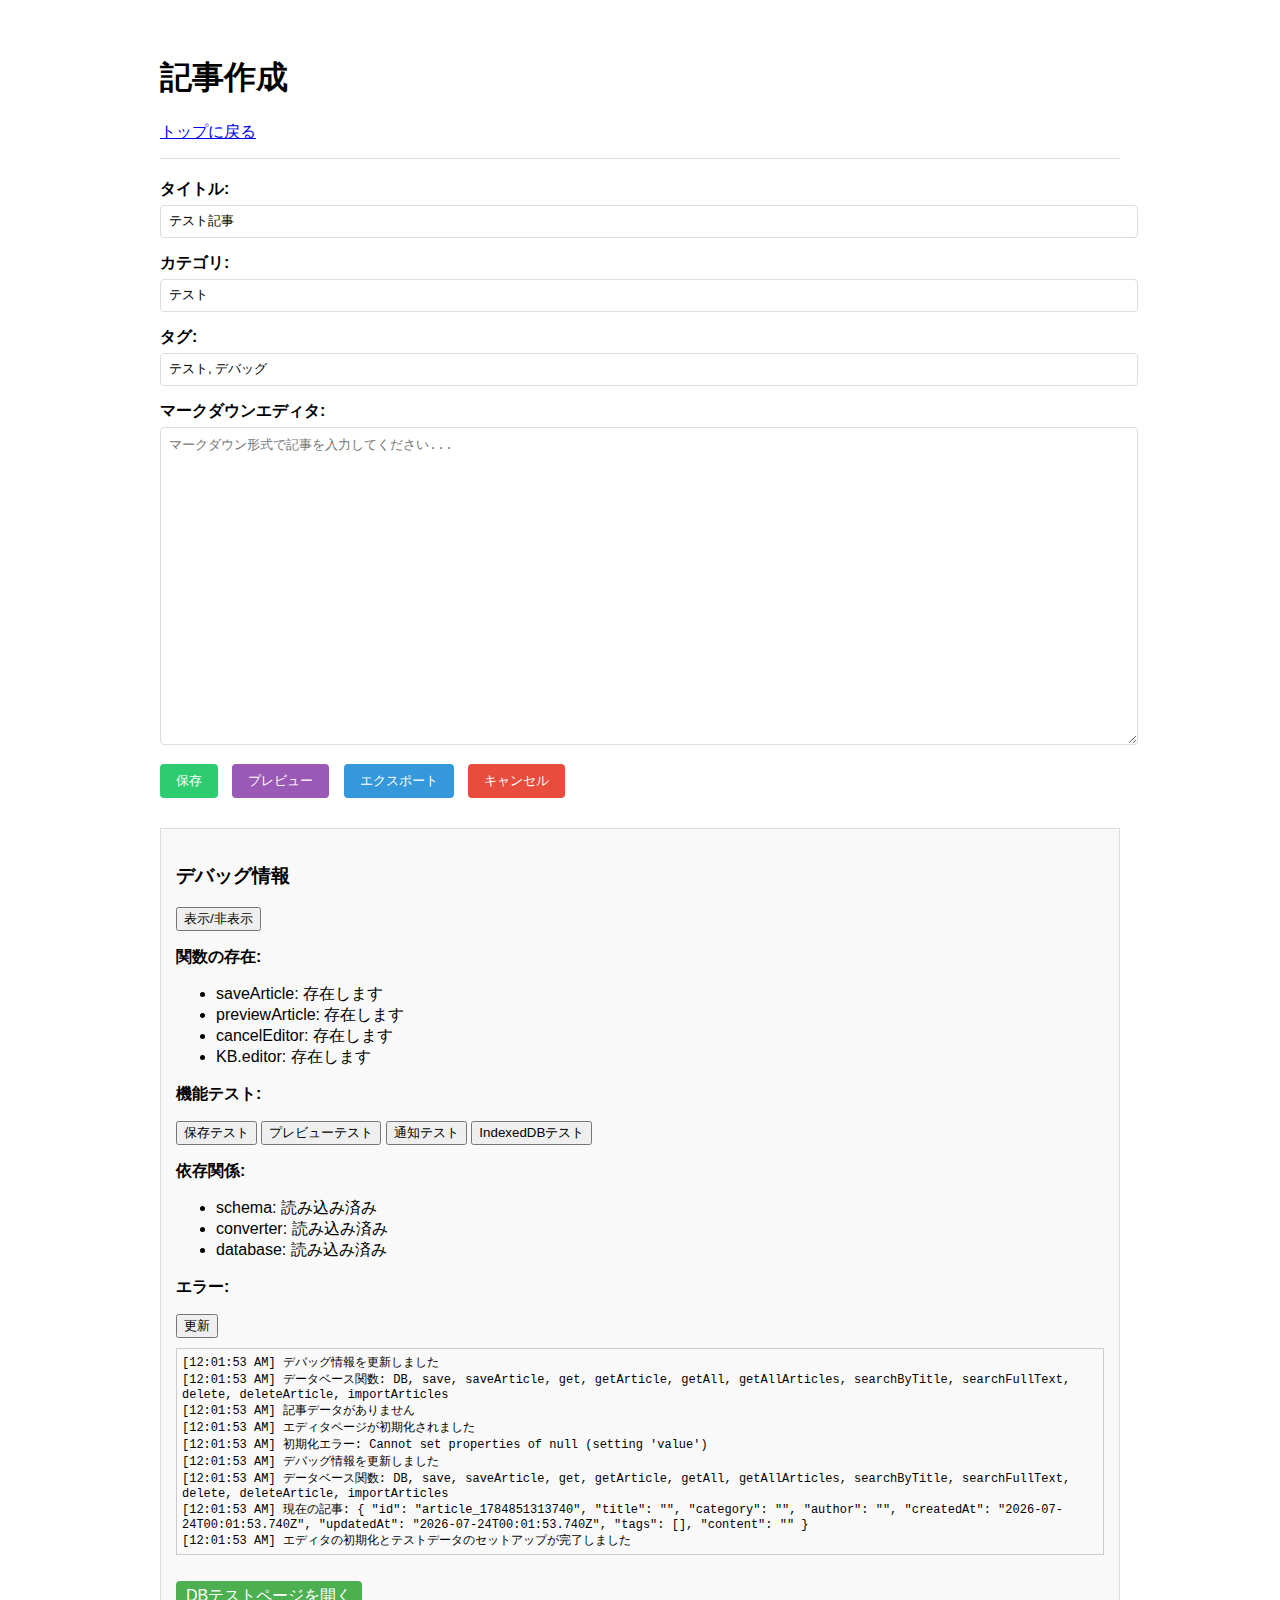
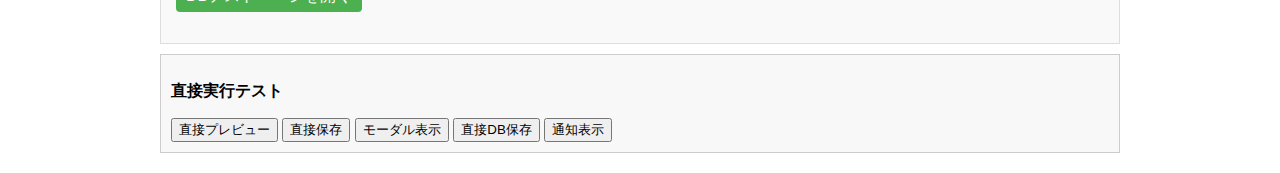
<file: Main/失敗editor.html>
<!DOCTYPE html>
<html lang="ja">
<head>
    <meta charset="UTF-8">
    <meta name="viewport" content="width=device-width, initial-scale=1.0">
    <title>ナレッジベース - マークダウンエディタ</title>
    <style>
        body { font-family: sans-serif; max-width: 960px; margin: 0 auto; padding: 20px; }
        .header { padding: 15px 0; border-bottom: 1px solid #ddd; margin-bottom: 20px; }
        .form-group { margin-bottom: 15px; }
        .form-group label { display: block; margin-bottom: 5px; font-weight: bold; }
        input[type="text"], textarea { width: 100%; padding: 8px; border: 1px solid #ddd; border-radius: 4px; }
        textarea { min-height: 300px; font-family: monospace; resize: vertical; }
        .btn { padding: 8px 16px; border: none; border-radius: 4px; color: white; cursor: pointer; margin-right: 10px; }
        .btn-save { background-color: #2ecc71; }
        .btn-preview { background-color: #9b59b6; }
        .btn-export { background-color: #3498db; }
        .btn-cancel { background-color: #e74c3c; }
        .notification { position: fixed; top: 20px; right: 20px; padding: 10px 20px; border-radius: 4px; 
                      color: white; font-weight: bold; z-index: 1000; }
        .success-notification { background-color: #2ecc71; }
        .error-notification { background-color: #e74c3c; }
        .saving-notification { background-color: #3498db; }
        .modal {
            display: none;
            position: fixed;
            top: 0;
            left: 0;
            width: 100%;
            height: 100%;
            background-color: rgba(0,0,0,0.7);
            z-index: 9999;
            overflow: auto;
        }
        .modal-content {
            background-color: white;
            margin: 5% auto;
            padding: 20px;
            width: 90%;
            max-width: 800px;
            border-radius: 8px;
            box-shadow: 0 4px 8px rgba(0,0,0,0.3);
            position: relative;
        }
        .modal-close {
            position: absolute;
            top: 10px;
            right: 20px;
            font-size: 28px;
            font-weight: bold;
            cursor: pointer;
            color: #333;
        }
        .modal-close:hover {
            color: #f00;
        }
        .preview-content {
            margin-top: 20px;
            padding: 15px;
            border: 1px solid #ddd;
            border-radius: 4px;
            max-height: 70vh;
            overflow-y: auto;
        }
        
        /* マークダウンプレビューのスタイル */
        .preview-content h1, .preview-content h2, .preview-content h3 { margin-top: 0.5em; margin-bottom: 0.5em; }
        .preview-content ul, .preview-content ol { padding-left: 2em; }
        .preview-content p { margin: 0.5em 0; }
        .preview-content code { background-color: #f1f1f1; padding: 2px 4px; border-radius: 3px; }
        .preview-content pre { background-color: #f5f5f5; padding: 10px; border-radius: 4px; overflow-x: auto; }
        .article-meta { margin: 10px 0; color: #666; font-size: 0.9em; }
        .article-tags { margin: 10px 0; }
        .tag { background-color: #e0e0e0; padding: 2px 8px; border-radius: 12px; font-size: 0.8em; margin-right: 5px; }
    </style>
</head>
<body>
    <header class="header">
        <h1 id="editor-title">記事作成</h1>
        <a href="index.html">トップに戻る</a>
    </header>

    <main>
        <div class="form-group">
            <label for="article-title">タイトル:</label>
            <input type="text" id="article-title" placeholder="記事のタイトルを入力">
        </div>
        <div class="form-group">
            <label for="article-category">カテゴリ:</label>
            <input type="text" id="article-category" placeholder="カテゴリを入力">
        </div>
        <div class="form-group">
            <label for="article-tags">タグ:</label>
            <input type="text" id="article-tags" placeholder="カンマ区切りでタグを入力">
        </div>
        <div class="form-group">
            <label for="markdown-editor">マークダウンエディタ:</label>
            <textarea id="markdown-editor" placeholder="マークダウン形式で記事を入力してください..." rows="20"></textarea>
        </div>

        <div class="actions">
            <button id="save-article" class="btn btn-save" onclick="console.log('保存ボタンのonclickが発火'); if(typeof saveArticle === 'function') { saveArticle(); } else { console.error('saveArticle関数が見つかりません'); }">保存</button>
            <button id="preview-article" class="btn btn-preview" onclick="console.log('プレビューボタンのonclickが発火'); if(typeof previewArticle === 'function') { previewArticle(); } else { console.error('previewArticle関数が見つかりません'); }">プレビュー</button>
            <button id="export-article" class="btn btn-export" onclick="console.log('エクスポートボタンのonclickが発火');">エクスポート</button>
            <button id="cancel-editing" class="btn btn-cancel" onclick="console.log('キャンセルボタンのonclickが発火'); if(typeof cancelEditor === 'function') { cancelEditor(); } else { console.error('cancelEditor関数が見つかりません'); }">キャンセル</button>
        </div>
        
        <!-- デバッグ情報 -->
        <div id="debug-info" style="margin-top: 30px; border: 1px solid #ddd; padding: 15px; background: #f9f9f9;">
            <h3>デバッグ情報</h3>
            <button onclick="document.getElementById('debug-info').style.display = document.getElementById('debug-info').style.display === 'none' ? 'block' : 'none'">表示/非表示</button>
            <div>
                <p><strong>関数の存在:</strong></p>
                <ul>
                    <li>saveArticle: <span id="debug-save"></span></li>
                    <li>previewArticle: <span id="debug-preview"></span></li>
                    <li>cancelEditor: <span id="debug-cancel"></span></li>
                    <li>KB.editor: <span id="debug-kb-editor"></span></li>
                </ul>
                <p><strong>機能テスト:</strong></p>
                <button onclick="testSaveArticle()">保存テスト</button>
                <button onclick="testPreviewArticle()">プレビューテスト</button>
                <button onclick="testNotification()">通知テスト</button>
                <button onclick="testIndexedDB()">IndexedDBテスト</button>

                <p><strong>依存関係:</strong></p>
                <ul>
                    <li>schema: <span id="debug-schema"></span></li>
                    <li>converter: <span id="debug-converter"></span></li>
                    <li>database: <span id="debug-db"></span></li>
                </ul>
                <p><strong>エラー:</strong></p>
                <div id="debug-errors" style="color: red;"></div>
                <button onclick="updateDebugInfo()">更新</button>
                <div id="debug-log" style="margin-top: 10px; border: 1px solid #ccc; padding: 5px; max-height: 200px; overflow-y: auto; font-family: monospace; font-size: 12px;"></div>
            </div>
            <p><a href="debug/dbtest.html" target="_blank" style="display: inline-block; margin-top: 10px; padding: 5px 10px; background-color: #4CAF50; color: white; text-decoration: none; border-radius: 4px;">DBテストページを開く</a></p>
        </div>

        <!-- 直接実行用ボタン -->
        <div style="margin-top: 10px; padding: 10px; border: 1px solid #ccc; background-color: #f8f8f8;">
            <p><strong>直接実行テスト</strong></p>
            <button onclick="testDirectPreview()">直接プレビュー</button>
            <button onclick="testDirectSave()">直接保存</button>
            <button onclick="testDirectModalDisplay()">モーダル表示</button>
            <button onclick="testDirectDB()">直接DB保存</button>
            <button onclick="testDirectNotification()">通知表示</button>
        </div>
    </main>

    <!-- プレビューモーダル (改良版) -->
    <div id="preview-modal" class="modal">
        <div class="modal-content">
            <span class="modal-close" onclick="closePreviewModal()">&times;</span>
            <h2>プレビュー</h2>
            <div id="preview-content" class="preview-content"></div>
            <div style="margin-top: 15px; text-align: right;">
                <button class="btn btn-cancel" onclick="closePreviewModal()">閉じる</button>
            </div>
        </div>
    </div>

    <!-- すべての必要なJSファイル -->
    <!-- 依存関係の明確化のため、読み込み順序を最適化 -->
    <!-- 1. コア機能 -->
    <script src="js/core/schema.js" defer></script>
    <script src="js/core/database.js" defer></script>
    <script src="js/core/converter.js" defer></script>
    
    <!-- 2. ユーティリティ -->
    <script src="js/util/jsonHelper.js" defer></script>
    <script src="js/util/sharedStatus.js" defer></script>
    <script src="js/util/storage.js" defer></script>
    
    <!-- 3. APIとUI -->
    <script src="js/core/api.js" defer></script>
    
    <!-- テスト用記事初期化スクリプト -->
    <script src="test-article.js" defer></script>
    
    <!-- 4. インライン化したエディタUII -->
    <script>
        // 名前空間と状態
        window.KB = window.KB || {};
        window.KB.editor = window.KB.editor || {
          article: null,
          currentArticle: null,
          editMode: false,
          originalContent: '', // 編集前のコンテンツを保存するためのプロパティ
          dependencies: { schema: false, converter: false, database: false }
        };

        // 変数のローカル参照
        const KB = window.KB;

        // 記事リセット
        function resetArticle() {
          KB.editor.article = {
            id: 'article_' + Date.now(),
            title: '',
            category: '',
            author: '',
            createdAt: new Date().toISOString(),
            updatedAt: new Date().toISOString(),
            tags: [],
            content: '' // マークダウン形式のテキストとして保存
          };
        }

        // イベントリスナー設定
        function setupEventListeners() {
          // 基本フォーム
          const els = {
            title: document.getElementById('article-title'),
            category: document.getElementById('article-category'),
            tags: document.getElementById('article-tags'),
            editor: document.getElementById('markdown-editor'),
            saveBtn: document.getElementById('save-article'),
            previewBtn: document.getElementById('preview-article'),
            cancelBtn: document.getElementById('cancel-editing'),
            modal: document.getElementById('preview-modal')
          };
          
          els.title?.addEventListener('input', e => KB.editor.article && (KB.editor.article.title = e.target.value));
          els.category?.addEventListener('input', e => KB.editor.article && (KB.editor.article.category = e.target.value));
          els.tags?.addEventListener('input', e => KB.editor.article && setTags(e.target.value));
          
          els.editor?.addEventListener('input', e => KB.editor.article && (KB.editor.article.content = e.target.value));
          
          // モーダル
          if (els.modal) {
            document.querySelectorAll(`#preview-modal .modal-close`).forEach(btn => {
              btn.addEventListener('click', () => els.modal.style.display = 'none');
            });
            
            window.addEventListener('click', e => {
              if (e.target === els.modal) els.modal.style.display = 'none';
            });
          }
          
          // ブラウザ終了時
          window.addEventListener('beforeunload', (e) => {
            if (KB.editor.hasUnsavedChanges()) {
              e.preventDefault();
              e.returnValue = '変更内容が保存されていません。このページを離れますか？';
              
              const currentArticle = KB.editor.currentArticle;
              if (currentArticle?.id) {
                KB.shared?.unlock(currentArticle.id);
                KB.shared?.stopInterval(currentArticle.id);
              }
              
              return e.returnValue;
            }
          });
          
          // 基本的なショートカットキー
          els.editor?.addEventListener('keydown', (e) => {
            if (e.ctrlKey && e.key.toLowerCase() === 's') {
              e.preventDefault();
              if (KB.editor && typeof KB.editor.saveArticle === 'function') {
                KB.editor.saveArticle();
              } else {
                console.error('ショートカットキー（Ctrl+S）: saveArticle関数が利用できません');
              }
            }
          });
        }

        // 最後の記事復元
        async function restoreLastArticle() {
          try {
            const lastId = localStorage.getItem('lastArticleId');
            if (lastId) {
              let saved = null;
              
              // 1. API経由で取得を試みる
              if (KB.articles && typeof KB.articles.get === 'function') {
                try {
                  saved = await KB.articles.get(lastId);
                  console.log('KB.articles.getから記事を復元:', saved?.id);
                } catch (e) {
                  console.warn('KB.articles.getからの読み込みに失敗:', e);
                }
              }
              
              // 2. window.DBから取得を試みる
              if (!saved && window.DB && typeof window.DB.get === 'function') {
                try {
                  saved = await window.DB.get(lastId);
                  console.log('window.DB.getから記事を復元:', saved?.id);
                } catch (e) {
                  console.warn('DB.getからの読み込みに失敗:', e);
                }
              }
              
              // 3. IndexedDBから直接取得を試みる
              if (!saved) {
                try {
                  saved = await getFromIndexedDB(lastId);
                  console.log('IndexedDBから記事を復元:', saved?.id);
                } catch (e) {
                  console.warn('IndexedDBからの読み込みに失敗:', e);
                }
              }
              
              // 4. LocalStorageから取得を試みる
              if (!saved) {
                const storedArticle = localStorage.getItem('kb_article_' + lastId);
                if (storedArticle) {
                  try {
                    saved = JSON.parse(storedArticle);
                    console.log('LocalStorageから記事を復元:', saved?.id);
                  } catch (e) {
                    console.warn('LocalStorageからの復元に失敗:', e);
                  }
                }
              }
              
              if (saved) {
                setupEditor(saved, false);
                if (KB.shared && typeof KB.shared.checkAndLock === 'function') {
                  KB.shared.checkAndLock(lastId);
                }
              } else {
                console.warn('記事が見つかりませんでした:', lastId);
              }
            }
          } catch (error) {
            console.error('記事復元エラー:', error);
          }
        }

        // IndexedDBから記事を取得
        function getFromIndexedDB(id) {
          return new Promise((resolve, reject) => {
            const dbName = 'KnowledgeBaseDB';
            const request = indexedDB.open(dbName, 1);
            
            request.onerror = (event) => {
              console.error('IndexedDBオープンエラー:', event);
              reject(new Error('データベースに接続できませんでした'));
            };
            
            request.onupgradeneeded = (event) => {
              const db = event.target.result;
              if (!db.objectStoreNames.contains('articles')) {
                db.createObjectStore('articles', { keyPath: 'id' });
              }
            };
            
            request.onsuccess = (event) => {
              const db = event.target.result;
              
              try {
                const transaction = db.transaction(['articles'], 'readonly');
                const store = transaction.objectStore('articles');
                
                const getRequest = store.get(id);
                
                getRequest.onerror = (event) => {
                  console.error('記事取得エラー:', event);
                  reject(new Error('記事の取得に失敗しました'));
                };
                
                getRequest.onsuccess = (event) => {
                  const result = event.target.result;
                  if (result) {
                    resolve(result);
                  } else {
                    reject(new Error('記事が見つかりませんでした'));
                  }
                };
                
                transaction.oncomplete = () => {
                  db.close();
                };
              } catch (error) {
                console.error('トランザクションエラー:', error);
                reject(error);
              }
            };
          });
        }

        // ブロック配列をマークダウンに変換（高速化版）
        function convertBlocksToMarkdown(blocks) {
          if (!Array.isArray(blocks) || blocks.length === 0) return '';
          
          // 直接文字列結合を使用
          let result = '';
          
          for (let i = 0; i < blocks.length; i++) {
            const block = blocks[i];
            if (!block || !block.type) continue;
            
            // ブロックタイプごとに処理
            switch (block.type) {
              case 'heading':
                result += '#'.repeat(block.level || 2) + ' ' + (block.text || '');
                break;
              case 'paragraph':
                result += block.text || '';
                break;
              case 'image':
                result += `![${block.alt || block.caption || ''}](${block.src || ''})`;
                if (block.caption) result += '\n' + block.caption;
                break;
              case 'list':
                if (!block.items || !Array.isArray(block.items) || block.items.length === 0) continue;
                for (let j = 0; j < block.items.length; j++) {
                  result += block.style === 'ordered' ? `${j + 1}. ${block.items[j]}` : `* ${block.items[j]}`;
                  if (j < block.items.length - 1) result += '\n';
                }
                break;
              default:
                continue;
            }
            
            // 各ブロック間の改行
            if (i < blocks.length - 1) result += '\n\n';
          }
          
          return result;
        }

        // マークダウンをHTMLに変換（プレビュー用）- 高速化版
        function markdownToHtml(markdown) {
          if (!markdown) return '';
          
          // 見出し、コード、リスト、リンク、画像などの基本的なマークダウン要素を変換
          let html = markdown
            // エスケープ処理
            .replace(/&/g, '&amp;')
            .replace(/</g, '&lt;')
            .replace(/>/g, '&gt;')
            
            // 見出し
            .replace(/^# (.+)$/gm, '<h1>$1</h1>')
            .replace(/^## (.+)$/gm, '<h2>$1</h2>')
            .replace(/^### (.+)$/gm, '<h3>$1</h3>')
            
            // コードブロック
            .replace(/```([^`]+)```/g, '<pre><code>$1</code></pre>')
            .replace(/`([^`]+)`/g, '<code>$1</code>')
            
            // リスト
            .replace(/^\* (.+)$/gm, '<li>$1</li>')
            .replace(/^(\d+)\. (.+)$/gm, '<li>$2</li>')
            
            // 強調
            .replace(/\*\*([^*]+)\*\*/g, '<strong>$1</strong>')
            .replace(/_([^_]+)_/g, '<em>$1</em>')
            
            // リンクと画像
            .replace(/\[([^\]]+)\]\(([^)]+)\)/g, '<a href="$2">$1</a>')
            .replace(/!\[([^\]]*)\]\(([^)]+)\)/g, '<img src="$2" alt="$1">');
          
          // リスト要素をリストタグでグループ化
          let lines = html.split('\n');
          let result = [];
          let inOrderedList = false;
          let inUnorderedList = false;
          
          for (let i = 0; i < lines.length; i++) {
            const line = lines[i];
            const nextLine = i < lines.length - 1 ? lines[i+1] : '';
            
            if (line.startsWith('<li>') && line.endsWith('</li>')) {
              // リスト開始
              if (!inOrderedList && !inUnorderedList) {
                const isOrdered = /^(\d+)\. /.test(markdown.split('\n')[i] || '');
                result.push(isOrdered ? '<ol>' : '<ul>');
                inOrderedList = isOrdered;
                inUnorderedList = !isOrdered;
              }
              
              result.push(line);
              
              // リスト終了
              if (!nextLine.startsWith('<li>')) {
                result.push(inOrderedList ? '</ol>' : '</ul>');
                inOrderedList = false;
                inUnorderedList = false;
              }
            } else if (line.trim() && !line.startsWith('<h') && !line.startsWith('<pre>') && !line.startsWith('<img')) {
              // 通常の段落
              if (!line.startsWith('<')) {
                result.push(`<p>${line}</p>`);
              } else {
                result.push(line);
              }
            } else {
              result.push(line);
            }
          }
          
          return result.join('\n');
        }

        // 現在のフォームから記事情報を更新
        function updateArticleFromForm() {
          if (!KB.editor.article) return false;
          
          const article = KB.editor.article;
          
          const titleEl = document.getElementById('article-title');
          const categoryEl = document.getElementById('article-category');
          const tagsEl = document.getElementById('article-tags');
          const editorEl = document.getElementById('markdown-editor');
          
          if (titleEl) article.title = titleEl.value || '';
          if (categoryEl) article.category = categoryEl.value || '';
          if (tagsEl) setTags(tagsEl.value);
          if (editorEl) article.content = editorEl.value || '';
          
          article.updatedAt = new Date().toISOString();
          
          return true;
        }

        // タグを設定
        function setTags(tagsStr) {
          if (!KB.editor.article || !tagsStr) return;
          
          const tagsArray = tagsStr.split(',').map(tag => tag.trim()).filter(tag => tag.length > 0);
          KB.editor.article.tags = tagsArray;
        }

        // 記事が変更されたかどうか確認
        function hasUnsavedChanges() {
          if (!KB.editor.article) return false;
          
          const article = KB.editor.article;
          const originalContent = KB.editor.originalContent || '';
          
          const titleEl = document.getElementById('article-title');
          const categoryEl = document.getElementById('article-category');
          const contentEl = document.getElementById('markdown-editor');
          const tagsEl = document.getElementById('article-tags');
          
          if (
            (titleEl && titleEl.value !== (article.title || '')) ||
            (categoryEl && categoryEl.value !== (article.category || '')) ||
            (contentEl && contentEl.value !== originalContent)
          ) {
            return true;
          }
          
          if (tagsEl) {
            const currentTags = tagsEl.value.split(',').map(t => t.trim()).filter(Boolean);
            const originalTags = article.tags || [];
            
            if (currentTags.length !== originalTags.length) return true;
            
            const originalTagSet = new Set(originalTags);
            for (let i = 0; i < currentTags.length; i++) {
              if (!originalTagSet.has(currentTags[i])) return true;
            }
          }
          
          return false;
        }

        // 記事保存
        async function saveArticle() {
          if (!KB.editor.article) return false;
          
          try {
            if (!updateArticleFromForm()) return false;
            
            const article = KB.editor.article;
            const isNew = !KB.editor.currentArticle;
            
            showNotification('saving', '保存中...');
            
            let saved = null; // nullで初期化
            let saveError = null; // エラー情報を保持する変数

            // 1. KB.articles.save 経由
            if (KB.articles && KB.articles.save) {
              try {
                console.log("KB.articles.saveで保存を試みます");
                saved = await KB.articles.save(article, isNew);
                // KB.articles.saveがundefinedを返す場合、articleをsavedに設定
                if (saved === undefined && article) {
                  saved = article;
                  console.log("KB.articles.saveがundefinedを返したため、元の記事オブジェクトを使用します");
                }
                console.log("KB.articles.saveの結果:", saved);
              } catch (e) {
                saveError = e;
                console.error("KB.articles.saveでのエラー:", e);
              }
            }

            // 2. window.DB.save 経由 (まだ保存されていない場合)
            if (!saved && window.DB && typeof window.DB.save === 'function') {
              try {
                console.log("window.DB.saveで保存を試みます");
                // window.DB.saveは値を返さないことが多いので、成功したらarticleをsavedに設定
                await window.DB.save(article);
                saved = article; // 保存が成功したとみなし、元のarticleを使う
                console.log("window.DB.saveでの保存が成功しました、元の記事オブジェクトを使用します");
              } catch (e) {
                saveError = e;
                console.error("window.DB.saveでのエラー:", e);
              }
            }

            // 3. IndexedDB直接保存 (まだ保存されていない場合)
            if (!saved) {
              try {
                console.log("saveDirectToIndexedDBAsyncで保存を試みます");
                saved = await saveDirectToIndexedDBAsync(article);
                // saveDirectToIndexedDBAsyncがundefinedを返す場合、articleをsavedに設定
                if (saved === undefined && article) {
                  saved = article;
                  console.log("saveDirectToIndexedDBAsyncがundefinedを返したため、元の記事オブジェクトを使用します");
                }
                console.log("saveDirectToIndexedDBAsyncの結果:", saved);
              } catch (e) {
                saveError = e;
                console.error("saveDirectToIndexedDBAsyncでのエラー:", e);
              }
            }

            // 4. LocalStorage フォールバック (まだ保存されていない場合)
            if (!saved && article && article.id) { // articleとarticle.idが存在する場合のみ試行
              try {
                console.warn("すべての主要な保存方法が失敗または利用不可です。LocalStorageにフォールバックします");
                localStorage.setItem('kb_article_' + article.id, JSON.stringify(article));
                saved = article; // LocalStorageに保存できたら、元のarticleを使う
                console.log('LocalStorageへのフォールバック保存が成功:', saved);
                saveError = null; // LocalStorageへの保存が成功したのでエラーは無視
              } catch (lsError) {
                saveError = lsError; // LocalStorageも失敗した場合のエラーを設定
                console.error('LocalStorage保存エラー:', lsError);
              }
            }

            // 最終チェック
            // saved が存在し、かつ saved.id が存在するかを確認
            if (saved && typeof saved.id !== 'undefined') {
              console.log("保存成功。最終的な'saved'オブジェクト:", saved);
              // 成功時の処理
              KB.editor.currentArticle = saved.id; // 互換性のためIDのみを保存
              KB.editor.originalContent = saved.content || ''; // savedから取得
              
              // 最後に編集した記事のIDを保存
              try {
                localStorage.setItem('lastArticleId', saved.id); // IDの存在を確認済み
              } catch (lsError) {
                console.warn('lastArticleIdの保存に失敗しましたが、記事自体は保存されています:', lsError);
              }
              
              // 保存完了通知
              showNotification('success', '記事を保存しました');
              return true; // 成功
            } else {
              // すべての保存方法が失敗したか、有効な saved が得られなかった
              console.error('すべての方法で記事の保存に失敗しました。最後のエラー:', saveError);
              showNotification('error', `保存に失敗しました: ${saveError ? saveError.message : '不明なエラー'}`);
              return false; // 失敗
            }
          } catch (error) { // このcatchは予期せぬエラー用
            console.error('記事保存処理の途中で予期せぬエラー:', error);
            showNotification('error', `保存エラー: ${error.message || '不明なエラー'}`);
            return false;
          }
        }

        // IndexedDBに直接保存（Promise版）
        function saveDirectToIndexedDBAsync(article) {
          return new Promise((resolve, reject) => {
            if (!article || !article.id) {
              reject(new Error('記事オブジェクトまたはIDが未定義です'));
              return;
            }
            
            const request = indexedDB.open('knowledgeBase', 1);
            
            request.onerror = function(event) {
              console.error('IndexedDBオープンエラー:', event.target.error);
              reject(new Error('IndexedDBに接続できませんでした: ' + (event.target.error ? event.target.error.message : '不明なエラー')));
            };
            
            request.onupgradeneeded = function(event) {
              const db = event.target.result;
              if (!db.objectStoreNames.contains('articles')) {
                db.createObjectStore('articles', { keyPath: 'id' });
              }
            };
            
            request.onsuccess = function(event) {
              const db = event.target.result;
              
              try {
                const transaction = db.transaction(['articles'], 'readwrite');
                const store = transaction.objectStore('articles');
                
                const saveRequest = store.put(article);
                
                saveRequest.onsuccess = function() {
                  console.log('直接IndexedDBへの保存成功:', article.id);
                  resolve(article);
                };
                
                saveRequest.onerror = function(event) {
                  console.error('直接IndexedDBへの保存エラー:', event.target.error);
                  reject(new Error('記事の保存に失敗しました: ' + (event.target.error ? event.target.error.message : '不明なエラー')));
                };
                
                transaction.oncomplete = function() {
                  db.close();
                };
                
                transaction.onerror = function(event) {
                  console.error('トランザクションエラー:', event.target.error);
                  reject(new Error('トランザクションエラー: ' + (event.target.error ? event.target.error.message : '不明なエラー')));
                };
              } catch (error) {
                console.error('IndexedDB操作エラー:', error);
                db.close();
                reject(error);
              }
            };
          });
        }

        // データベースへの保存処理を分離
        function saveArticleToDatabase(article) {
          if (!article || !article.id) {
            console.error('無効な記事データです');
            alert('無効な記事データです');
            return;
          }
          
          try {
            // KB.database経由で保存
            if (window.KB && window.KB.database && typeof window.KB.database.saveArticle === 'function') {
              console.log('KB.database.saveArticle を使用して保存します');
              
              window.KB.database.saveArticle(article)
                .then(result => {
                  console.log('IndexedDBへの保存成功:', result);
                  showNotification('success', '記事が保存されました');
                })
                .catch(error => {
                  console.error('IndexedDBへの保存エラー:', error);
                  
                  // LocalStorageへのフォールバック
                  try {
                    localStorage.setItem('article_' + article.id, JSON.stringify(article));
                    console.log('LocalStorageへの保存成功');
                    showNotification('info', '記事がLocalStorageに保存されました');
                  } catch (e) {
                    console.error('LocalStorageへの保存エラー:', e);
                    alert('保存に失敗しました: ' + e.message);
                  }
                });
            } 
            // window.DB経由で保存
            else if (window.DB && typeof window.DB.save === 'function') {
              console.log('window.DB.save を使用して保存します');
              
              window.DB.save(article)
                .then(result => {
                  console.log('IndexedDBへの保存成功:', result);
                  showNotification('success', '記事が保存されました');
                })
                .catch(error => {
                  console.error('IndexedDBへの保存エラー:', error);
                  saveToLocalStorage(article);
                });
            }
            // 直接IndexedDBを使用して保存
            else {
              console.log('直接IndexedDBを使用して保存します');
              saveDirectToIndexedDB(article);
            }
          } catch (error) {
            console.error('保存処理エラー:', error);
            saveToLocalStorage(article);
          }
        }

        // LocalStorageに保存
        function saveToLocalStorage(article) {
          try {
            localStorage.setItem('article_' + article.id, JSON.stringify(article));
            console.log('LocalStorageへの保存成功');
            showNotification('info', '記事がLocalStorageに保存されました');
          } catch (e) {
            console.error('LocalStorageへの保存エラー:', e);
            alert('すべての保存方法が失敗しました: ' + e.message);
          }
        }

        // 記事プレビュー
        function previewArticle() {
          if (!KB.editor.article) {
            console.error('KB.editor.article が見つかりません');
            alert('記事データがありません');
            return;
          }
          
          console.log('プレビュー開始: ', KB.editor.article);
          updateArticleFromForm();
          
          const article = KB.editor.article;
          const modal = document.getElementById('preview-modal');
          const content = document.getElementById('preview-content');
          
          if (!modal || !content) {
            console.error('プレビューモーダルまたはコンテンツエレメントが見つかりません');
            alert('プレビューモーダルがDOMに存在しません');
            return;
          }
          
          try {
            // HTMLを組み立て
            let html = `
              <h1>${article.title || '(無題)'}</h1>
              <div class="article-meta">
                <span>カテゴリ: ${article.category || 'なし'}</span>
                <span>更新: ${new Date(article.updatedAt).toLocaleString()}</span>
              </div>
            `;
            
            if (article.tags && article.tags.length > 0) {
              html += '<div class="article-tags">';
              for (let i = 0; i < article.tags.length; i++) {
                html += `<span class="tag">${article.tags[i]}</span>` + (i < article.tags.length - 1 ? ' ' : '');
              }
              html += '</div>';
            }
            
            html += '<div class="article-content">';
            
            if (typeof article.content === 'string') {
              html += markdownToHtml(article.content);
            } else if (Array.isArray(article.content)) {
              html += markdownToHtml(convertBlocksToMarkdown(article.content));
            }
            
            html += '</div>';
            
            content.innerHTML = html;
            modal.style.display = 'block';
            console.log('プレビューを表示しました');
          } catch (error) {
            console.error('プレビュー表示エラー:', error);
            alert('プレビュー表示中にエラーが発生しました: ' + error.message);
          }
        }

        // エディターキャンセル
        function cancelEditor() {
          if (hasUnsavedChanges() && !confirm('変更内容が保存されていません。編集をキャンセルしますか？')) {
            return;
          }
          
          if (KB.editor.currentArticle?.id) {
            KB.shared?.unlock(KB.editor.currentArticle.id);
            KB.shared?.stopInterval(KB.editor.currentArticle.id);
          }
          
          window.location.href = 'index.html';
        }

        // 通知を表示
        function showNotification(type, message) {
          // 新しい形式の通知関数を呼び出し
          let messageType = 'info';
          
          if (type === 'error') messageType = 'error';
          else if (type === 'success') messageType = 'success';
          else if (type === 'saving') messageType = 'info';
          
          return window.showMsgNotification(message, messageType);
        }

        // エディタセットアップ
        function setupEditor(article, isNew = false) {
          if (!article) return false;
          
          KB.editor.article = article;
          KB.editor.currentArticle = isNew ? null : article;
          
          const titleEl = document.getElementById('article-title');
          const categoryEl = document.getElementById('article-category');
          const tagsEl = document.getElementById('article-tags');
          const markdownEditor = document.getElementById('markdown-editor');
          
          if (titleEl) titleEl.value = article.title || '';
          if (categoryEl) categoryEl.value = article.category || '';
          
          if (tagsEl && article.tags && Array.isArray(article.tags)) {
            tagsEl.value = article.tags.join(', ');
          }
          
          if (markdownEditor) {
            let markdownContent = '';
            
            if (Array.isArray(article.content)) {
              markdownContent = convertBlocksToMarkdown(article.content);
              KB.editor.article.content = markdownContent;
            } else if (typeof article.content === 'string') {
              markdownContent = article.content;
            }
            
            markdownEditor.value = markdownContent;
            KB.editor.originalContent = markdownContent;
          }
          
          return true;
        }

        // 初期化
        function initApp() {
          console.log('KB.editor 関数初期化開始');
          
          // 公開関数の設定
          KB.editor.setupEditor = setupEditor;
          KB.editor.updateArticleFromForm = updateArticleFromForm;
          KB.editor.hasUnsavedChanges = hasUnsavedChanges;
          KB.editor.markdownToHtml = markdownToHtml;
          KB.editor.htmlToMarkdown = convertBlocksToMarkdown;
          KB.editor.saveArticle = saveArticle;
          KB.editor.previewArticle = previewArticle;
          KB.editor.cancelEditor = cancelEditor;
          
          console.log('KB.editor 関数初期化完了。公開関数:', 
            Object.keys(KB.editor).filter(key => typeof KB.editor[key] === 'function').join(', '));
          
          // 自動保存の設定
          const textarea = document.getElementById('markdown-editor');
          if (textarea) {
            let saveTimeout;
            textarea.addEventListener('input', () => {
              clearTimeout(saveTimeout);
              saveTimeout = setTimeout(() => {
                if (KB.editor.hasUnsavedChanges()) saveArticle();
              }, 2000);
            });
          }
        }
        
        // ページ読み込み時にデバッグ情報を更新
        document.addEventListener('DOMContentLoaded', function() {
          try {
            // エディタ初期化
            initApp();
            
            // デバッグ情報を表示
            updateDebugInfo();
            logDebug('エディタページが初期化されました');
            
            // テスト用の記事データをセット
            if (!window.KB) window.KB = {};
            if (!window.KB.editor) window.KB.editor = {};
            window.KB.editor.article = {
              id: 'test_init_' + Date.now(),
              title: 'テスト記事',
              category: 'テスト',
              tags: ['テスト', 'デバッグ'],
              content: '# テスト記事\n\nこのテスト記事は自動的に作成されました。\n\n* リスト項目1\n* リスト項目2\n\n```\nコードブロック\n```',
              createdAt: new Date().toISOString(),
              updatedAt: new Date().toISOString()
            };
            
            // エディタフィールドにデータをセット
            document.getElementById('article-title').value = window.KB.editor.article.title;
            document.getElementById('article-category').value = window.KB.editor.article.category;
            document.getElementById('article-tags').value = window.KB.editor.article.tags.join(', ');
            document.getElementById('article-content').value = window.KB.editor.article.content;
            
            logDebug('テスト記事データをセットしました');
          } catch (e) {
            console.error('初期化エラー:', e);
            if (typeof logDebug === 'function') {
              logDebug('初期化エラー: ' + e.message);
            }
          }
        });

        // 関数をグローバルスコープに公開
        window.saveArticle = saveArticle;
        window.previewArticle = previewArticle;
        window.cancelEditor = cancelEditor;
        window.showNotification = showNotification;
        window.setupEditor = setupEditor;
        window.updateArticleFromForm = updateArticleFromForm;
        window.setTags = setTags;
        window.hasUnsavedChanges = hasUnsavedChanges;
        window.markdownToHtml = markdownToHtml;
        window.convertBlocksToMarkdown = convertBlocksToMarkdown;
        window.saveToIndexedDB = saveToIndexedDB;
        window.getFromIndexedDB = getFromIndexedDB;
    </script>
    
    <script>
        // 初期化エラー報告用関数
        function reportInitError(moduleName, error) {
            console.error(`${moduleName}初期化エラー:`, error);
            const errorDiv = document.createElement('div');
            errorDiv.className = 'error-notification';
            errorDiv.style.cssText = 'position:fixed;top:50%;left:50%;transform:translate(-50%,-50%);' +
                'background-color:#f44336;color:white;padding:20px;border-radius:5px;z-index:1000;' +
                'box-shadow:0 0 10px rgba(0,0,0,0.5);max-width:80%;text-align:center;';
            
            errorDiv.innerHTML = `
                <h3>初期化エラー: ${moduleName}</h3>
                <p>${error.message || '不明なエラー'}</p>
                <p>詳細はコンソールを確認してください</p>
                <button onclick="this.parentNode.remove()" style="background:#fff;color:#f44336;border:none;padding:8px 15px;border-radius:3px;cursor:pointer;margin-top:10px;">閉じる</button>
            `;
            document.body.appendChild(errorDiv);
        }
    </script>

    <script>
    // デバッグ情報の更新
    function updateDebugInfo() {
      try {
        // 関数の存在をチェック
        document.getElementById('debug-save').textContent = typeof saveArticle === 'function' ? '存在します' : '存在しません';
        document.getElementById('debug-preview').textContent = typeof previewArticle === 'function' ? '存在します' : '存在しません';
        document.getElementById('debug-cancel').textContent = typeof cancelEditor === 'function' ? '存在します' : '存在しません';
        
        // window.KB名前空間のチェック
        document.getElementById('debug-kb-editor').textContent = window.KB && window.KB.editor ? '存在します' : '存在しません';
        document.getElementById('debug-schema').textContent = window.KB && window.KB.schema ? '読み込み済み' : '未読み込み';
        document.getElementById('debug-converter').textContent = window.KB && window.KB.converter ? '読み込み済み' : '未読み込み';
        document.getElementById('debug-db').textContent = window.KB && window.KB.database ? '読み込み済み' : '未読み込み';
        
        // データベース関数のチェック
        const dbFunctions = window.KB && window.KB.database 
          ? Object.keys(window.KB.database).join(', ') 
          : 'なし';
        
        // エラー表示をクリア
        document.getElementById('debug-errors').innerHTML = '';
        
        // ログに情報を追加
        logDebug('デバッグ情報を更新しました');
        logDebug('データベース関数: ' + dbFunctions);
        
        // window.KB.editor.article の内容を表示
        if (window.KB && window.KB.editor && window.KB.editor.article) {
          logDebug('現在の記事: ' + JSON.stringify(window.KB.editor.article, null, 2));
        } else {
          logDebug('記事データがありません');
        }
      } catch (e) {
        document.getElementById('debug-errors').innerHTML += `<p>デバッグ情報更新エラー: ${e.message}</p>`;
        console.error('デバッグ情報更新エラー:', e);
      }
    }

    // デバッグログ表示
    function logDebug(message) {
      try {
        const logElement = document.getElementById('debug-log');
        const timestamp = new Date().toLocaleTimeString();
        logElement.innerHTML += `<div>[${timestamp}] ${message}</div>`;
        logElement.scrollTop = logElement.scrollHeight;
      } catch (e) {
        console.error('ログ表示エラー:', e);
      }
    }

    // 保存テスト関数
    function testSaveArticle() {
      logDebug('保存テスト開始');
      try {
        if (typeof saveArticle === 'function') {
          logDebug('saveArticle関数を実行します');
          saveArticle();
        } else {
          logDebug('saveArticle関数が見つかりません');
        }
      } catch (e) {
        logDebug(`保存テストエラー: ${e.message}`);
        document.getElementById('debug-errors').innerHTML += `<p>保存テストエラー: ${e.message}</p>`;
      }
    }

    // プレビューテスト関数
    function testPreviewArticle() {
      logDebug('プレビューテスト開始');
      try {
        if (typeof previewArticle === 'function') {
          logDebug('previewArticle関数を実行します');
          previewArticle();
        } else {
          logDebug('previewArticle関数が見つかりません');
        }
      } catch (e) {
        logDebug(`プレビューテストエラー: ${e.message}`);
        document.getElementById('debug-errors').innerHTML += `<p>プレビューテストエラー: ${e.message}</p>`;
      }
    }

    // 通知テスト関数
    function testNotification() {
      logDebug('通知テスト開始');
      try {
        const notification = document.createElement('div');
        notification.className = 'notification success-notification';
        notification.textContent = 'テスト通知';
        document.body.appendChild(notification);
        
        setTimeout(() => {
          notification.remove();
        }, 3000);
        
        logDebug('通知を表示しました');
      } catch (e) {
        logDebug(`通知テストエラー: ${e.message}`);
        document.getElementById('debug-errors').innerHTML += `<p>通知テストエラー: ${e.message}</p>`;
      }
    }

    // IndexedDBテスト関数
    function testIndexedDB() {
      logDebug('IndexedDBテスト開始');
      try {
        if (window.indexedDB) {
          logDebug('IndexedDBがサポートされています');
          
          const request = indexedDB.open('testDB', 1);
          
          request.onerror = function(event) {
            logDebug(`IndexedDBエラー: ${event.target.errorCode}`);
            document.getElementById('debug-errors').innerHTML += `<p>IndexedDBエラー: ${event.target.errorCode}</p>`;
          };
          
          request.onsuccess = function(event) {
            logDebug('IndexedDBに接続しました');
            const db = event.target.result;
            db.close();
          };
          
          request.onupgradeneeded = function(event) {
            logDebug('IndexedDBをアップグレードしています');
            const db = event.target.result;
            
            if (!db.objectStoreNames.contains('testStore')) {
              db.createObjectStore('testStore', { keyPath: 'id' });
              logDebug('テストストアを作成しました');
            }
          };
        } else {
          logDebug('IndexedDBはサポートされていません');
          document.getElementById('debug-errors').innerHTML += '<p>IndexedDBはサポートされていません</p>';
        }
      } catch (e) {
        logDebug(`IndexedDBテストエラー: ${e.message}`);
        document.getElementById('debug-errors').innerHTML += `<p>IndexedDBテストエラー: ${e.message}</p>`;
      }
    }
    </script>

    <script>
    // プレビューモーダルを閉じる
    function closePreviewModal() {
        document.getElementById('preview-modal').style.display = 'none';
    }

    // プレビューモーダルを表示
    function showPreviewModal() {
        document.getElementById('preview-modal').style.display = 'block';
    }

    // プレビューモーダル外クリックでも閉じる
    window.addEventListener('click', function(event) {
        const modal = document.getElementById('preview-modal');
        if (event.target === modal) {
            modal.style.display = 'none';
        }
    });
    </script>

    <script>
    // 直接プレビュー実行テスト
    function testDirectPreview() {
      console.log('直接プレビュー実行テスト開始');
      
      try {
        // テスト用の記事データを作成
        const testArticle = {
          id: 'test_direct_preview_' + Date.now(),
          title: '直接プレビューテスト',
          category: 'テスト',
          tags: ['テスト', 'プレビュー'],
          content: '# 直接プレビューテスト\n\nこれは直接実行テストです。\n\n* リスト項目1\n* リスト項目2\n\n```\nコードブロック\n```',
          createdAt: new Date().toISOString(),
          updatedAt: new Date().toISOString()
        };
        
        // 記事データをエディタにセット
        if (!window.KB) window.KB = {};
        if (!window.KB.editor) window.KB.editor = {};
        window.KB.editor.article = testArticle;
        
        // プレビュー用モーダルのエレメントを取得
        const modal = document.getElementById('preview-modal');
        const content = document.getElementById('preview-content');
        
        if (!modal || !content) {
          console.error('モーダルまたはコンテンツ要素が見つかりません');
          alert('プレビューモーダルがありません');
          return;
        }
        
        // マークダウンをHTMLに変換（簡易実装）
        function simpleMarkdownToHtml(markdown) {
          if (!markdown) return '';
          
          return markdown
            .replace(/^# (.+)$/gm, '<h1>$1</h1>')
            .replace(/^## (.+)$/gm, '<h2>$1</h2>')
            .replace(/^### (.+)$/gm, '<h3>$1</h3>')
            .replace(/\*\*([^*]+)\*\*/g, '<strong>$1</strong>')
            .replace(/_([^_]+)_/g, '<em>$1</em>')
            .replace(/`([^`]+)`/g, '<code>$1</code>')
            .replace(/```([^`]+)```/g, '<pre><code>$1</code></pre>')
            .replace(/^\* (.+)$/gm, '<li>$1</li>')
            .replace(/\n\n/g, '<br><br>');
        }
        
        // HTMLを組み立て
        let html = `
          <h1>${testArticle.title}</h1>
          <div class="article-meta">
            <span>カテゴリ: ${testArticle.category}</span>
            <span>更新: ${new Date(testArticle.updatedAt).toLocaleString()}</span>
          </div>
          <div class="article-tags">
            ${testArticle.tags.map(tag => `<span class="tag">${tag}</span>`).join(' ')}
          </div>
          <div class="article-content">
            ${simpleMarkdownToHtml(testArticle.content)}
          </div>
        `;
        
        // コンテンツをセットしてモーダルを表示
        content.innerHTML = html;
        modal.style.display = 'block';
        console.log('プレビューモーダルを表示しました');
      } catch (error) {
        console.error('直接プレビュー実行エラー:', error);
        alert('プレビュー実行エラー: ' + error.message);
      }
    }
    </script>

    <script>
    // 直接保存機能テスト
    function testDirectSave() {
      console.log('直接保存テスト開始');
      
      try {
        // 各入力要素からデータを直接取得
        const titleInput = document.getElementById('article-title');
        const categoryInput = document.getElementById('article-category');
        const tagsInput = document.getElementById('article-tags');
        const contentInput = document.getElementById('markdown-editor') || document.getElementById('article-content');
        
        if (!titleInput || !categoryInput || !tagsInput || !contentInput) {
          console.error('入力要素が見つかりません', {
            titleInput: !!titleInput, 
            categoryInput: !!categoryInput, 
            tagsInput: !!tagsInput, 
            contentInput: !!contentInput
          });
          alert('入力要素が見つかりません。強制的にテストデータを使用します。');
          
          // テストデータを直接使用
          const testArticle = {
            id: 'test_save_' + Date.now(),
            title: 'テストタイトル',
            category: 'テストカテゴリ',
            tags: ['テスト', 'タグ'],
            content: '# テスト内容\n\nこれはテスト内容です。',
            createdAt: new Date().toISOString(),
            updatedAt: new Date().toISOString()
          };
          
          console.log('テストデータを使用して保存します:', testArticle);
          saveArticleToDatabase(testArticle);
          return;
        }
        
        // 入力値を取得
        const title = titleInput.value || 'テストタイトル';
        const category = categoryInput.value || 'テストカテゴリ';
        const tagsText = tagsInput.value || 'テスト,タグ';
        const content = contentInput.value || '# テスト内容\n\nこれはテスト内容です。';
        
        // タグを配列に変換
        const tags = tagsText.split(',').map(tag => tag.trim()).filter(tag => tag);
        
        // 記事オブジェクトを作成
        const article = {
          id: 'test_save_' + Date.now(),
          title: title,
          category: category,
          tags: tags,
          content: content,
          createdAt: new Date().toISOString(),
          updatedAt: new Date().toISOString()
        };
        
        console.log('保存する記事データ:', article);
        saveArticleToDatabase(article);
      } catch (error) {
        console.error('直接保存テストエラー:', error);
        alert('保存テストエラー: ' + error.message);
      }
    }

    // 直接IndexedDBに保存
    function saveDirectToIndexedDB(article) {
      const request = indexedDB.open('knowledgeBase', 1);
      
      request.onerror = function(event) {
        console.error('IndexedDBオープンエラー:', event.target.error);
        saveToLocalStorage(article);
      };
      
      request.onupgradeneeded = function(event) {
        const db = event.target.result;
        if (!db.objectStoreNames.contains('articles')) {
          db.createObjectStore('articles', { keyPath: 'id' });
        }
      };
      
      request.onsuccess = function(event) {
        const db = event.target.result;
        const transaction = db.transaction(['articles'], 'readwrite');
        const store = transaction.objectStore('articles');
        
        const saveRequest = store.put(article);
        
        saveRequest.onsuccess = function() {
          console.log('直接IndexedDBへの保存成功');
          showNotification('success', '記事が保存されました');
        };
        
        saveRequest.onerror = function(event) {
          console.error('直接IndexedDBへの保存エラー:', event.target.error);
          saveToLocalStorage(article);
        };
        
        transaction.oncomplete = function() {
          db.close();
        };
      };
    }

    // LocalStorageに保存
    function saveToLocalStorage(article) {
      try {
        localStorage.setItem('article_' + article.id, JSON.stringify(article));
        console.log('LocalStorageへの保存成功');
        showNotification('info', '記事がLocalStorageに保存されました');
      } catch (e) {
        console.error('LocalStorageへの保存エラー:', e);
        alert('すべての保存方法が失敗しました: ' + e.message);
      }
    }
    </script>

    <script>
    // 直接モーダル表示テスト
    function testDirectModalDisplay() {
      console.log('直接モーダル表示');
      try {
        const modal = document.getElementById('preview-modal');
        if (modal) {
          modal.style.display = 'block';
          console.log('モーダルを表示しました');
        } else {
          console.error('プレビューモーダルが見つかりません');
          alert('プレビューモーダルが見つかりません');
        }
      } catch(e) {
        console.error('モーダル表示エラー:', e);
        alert('モーダル表示エラー: ' + e.message);
      }
    }

    // 直接DB保存テスト
    function testDirectDB() {
      console.log('直接IndexDB保存'); 
      try {
        const testData = {
          id: 'test_direct_' + Date.now(), 
          title: '直接保存テスト', 
          content: 'テスト内容',
          category: 'テスト',
          tags: ['テスト'],
          createdAt: new Date().toISOString(),
          updatedAt: new Date().toISOString()
        };
        
        // 成功・失敗ハンドラ
        const onSuccess = (r) => {
          console.log('保存OK', r);
          showNotification('success', 'DB保存成功');
        };
        const onError = (e) => {
          console.error('保存エラー', e);
          showNotification('error', 'DB保存エラー: ' + e.message);
        };
        
        // 利用可能なDB関数を使用
        if (typeof saveDirectToIndexedDBAsync === 'function') {
          console.log('saveDirectToIndexedDBAsync関数を使用します');
          saveDirectToIndexedDBAsync(testData).then(onSuccess).catch(onError);
        } else if (window.saveToIndexedDB) {
          window.saveToIndexedDB(testData).then(onSuccess).catch(onError);
        } else if (window.KB && window.KB.database && window.KB.database.saveArticle) {
          window.KB.database.saveArticle(testData).then(onSuccess).catch(onError);
        } else if (window.DB && window.DB.save) {
          window.DB.save(testData).then(onSuccess).catch(onError);
        } else {
          throw new Error('利用可能なDB保存関数が見つかりません');
        }
      } catch(e) {
        console.error('DB保存テストエラー:', e);
        showNotification('error', 'DB保存テストエラー: ' + e.message);
      }
    }

    // 直接通知表示テスト
    function testDirectNotification() {
      console.log('直接通知表示');
      try {
        showNotification('success', 'テスト通知');
      } catch(e) {
        console.error('通知表示エラー:', e);
        alert('通知表示エラー: ' + e.message);
      }
    }

    // 通知表示統一関数
    window.showMsgNotification = function(message, type = 'info') {
      try {
        const notification = document.createElement('div');
        notification.className = `notification ${type}-notification`;
        notification.textContent = message;
        document.body.appendChild(notification);
        
        // 3秒後に自動的に消える
        setTimeout(() => {
          notification.remove();
        }, 3000);
        
        return notification;
      } catch (e) {
        console.error('通知表示エラー:', e);
        return null;
      }
    };
    </script>

    <script>
    // ロード完了時に初期化（window.onloadを使用）
    window.addEventListener('load', function() {
        console.log('editor.html: window.onload イベント発火');
        
        // 依存関係のチェック
        if (!window.KB) window.KB = {};
        if (!window.KB.editor) window.KB.editor = {};
        
        window.KB.editor.dependencies = {
          schema: window.articleSchema !== undefined,
          converter: window.Converter !== undefined,
          database: window.DB !== undefined
        };
        
        if (!KB.editor.dependencies.schema) {
          console.warn('必要なモジュールが読み込まれていません。一部機能が制限される可能性があります。');
        }
        
        console.log('KB.editor 初期化開始');
        
        // 初期化処理
        resetArticle();
        setupEventListeners();
        restoreLastArticle();
        initApp();
        
        console.log('KB.editor 初期化完了 - 公開関数:', 
          Object.keys(KB.editor).filter(key => typeof KB.editor[key] === 'function').join(', '));
        
        // 1秒後に初期化状態を再チェック
        setTimeout(() => {
          console.log('KB.editor 初期化状態確認:', 
            Object.keys(KB.editor).filter(key => typeof KB.editor[key] === 'function').join(', '));
        }, 1000);
        
        // ボタンイベントリスナーを追加
        const saveBtn = document.getElementById('save-article');
        if (saveBtn) {
          console.log('保存ボタンにイベントリスナーを追加');
          saveBtn.addEventListener('click', function() {
            console.log('保存ボタンがクリックされました');
            saveArticle();
          });
        } else {
          console.error('保存ボタンが見つかりません');
        }
        
        const previewBtn = document.getElementById('preview-article');
        if (previewBtn) {
          console.log('プレビューボタンにイベントリスナーを追加');
          previewBtn.addEventListener('click', function() {
            console.log('プレビューボタンがクリックされました');
            previewArticle();
          });
        }
        
        const exportBtn = document.getElementById('export-article');
        if (exportBtn) {
          console.log('エクスポートボタンにイベントリスナーを追加');
          exportBtn.addEventListener('click', function() {
            console.log('エクスポートボタンがクリックされました');
            if (KB.io && typeof KB.io.exportArticle === 'function') {
              KB.io.exportArticle(KB.editor.article);
            } else {
              showNotification('error', 'エクスポート機能が利用できません');
            }
          });
        }
        
        const cancelBtn = document.getElementById('cancel-editing');
        if (cancelBtn) {
          console.log('キャンセルボタンにイベントリスナーを追加');
          cancelBtn.addEventListener('click', function() {
            console.log('キャンセルボタンがクリックされました');
            cancelEditor();
          });
        }
        
        // デバッグ情報を表示
        if (typeof updateDebugInfo === 'function') {
          updateDebugInfo();
        }
        
        // テスト用の記事データをセット
        window.KB.editor.article = window.KB.editor.article || {
          id: 'test_init_' + Date.now(),
          title: 'テスト記事',
          category: 'テスト',
          tags: ['テスト', 'デバッグ'],
          content: '# テスト記事\n\nこのテスト記事は自動的に作成されました。\n\n* リスト項目1\n* リスト項目2\n\n```\nコードブロック\n```',
          createdAt: new Date().toISOString(),
          updatedAt: new Date().toISOString()
        };
        
        // エディタフィールドにデータをセット（既存データがなければ）
        if (!document.getElementById('article-title').value) {
          document.getElementById('article-title').value = window.KB.editor.article.title;
          document.getElementById('article-category').value = window.KB.editor.article.category;
          document.getElementById('article-tags').value = window.KB.editor.article.tags.join(', ');
          document.getElementById('article-content').value = window.KB.editor.article.content;
        }
        
        if (typeof logDebug === 'function') {
          logDebug('エディタの初期化とテストデータのセットアップが完了しました');
        }
    });
    </script>
</body>
</html>
</file>
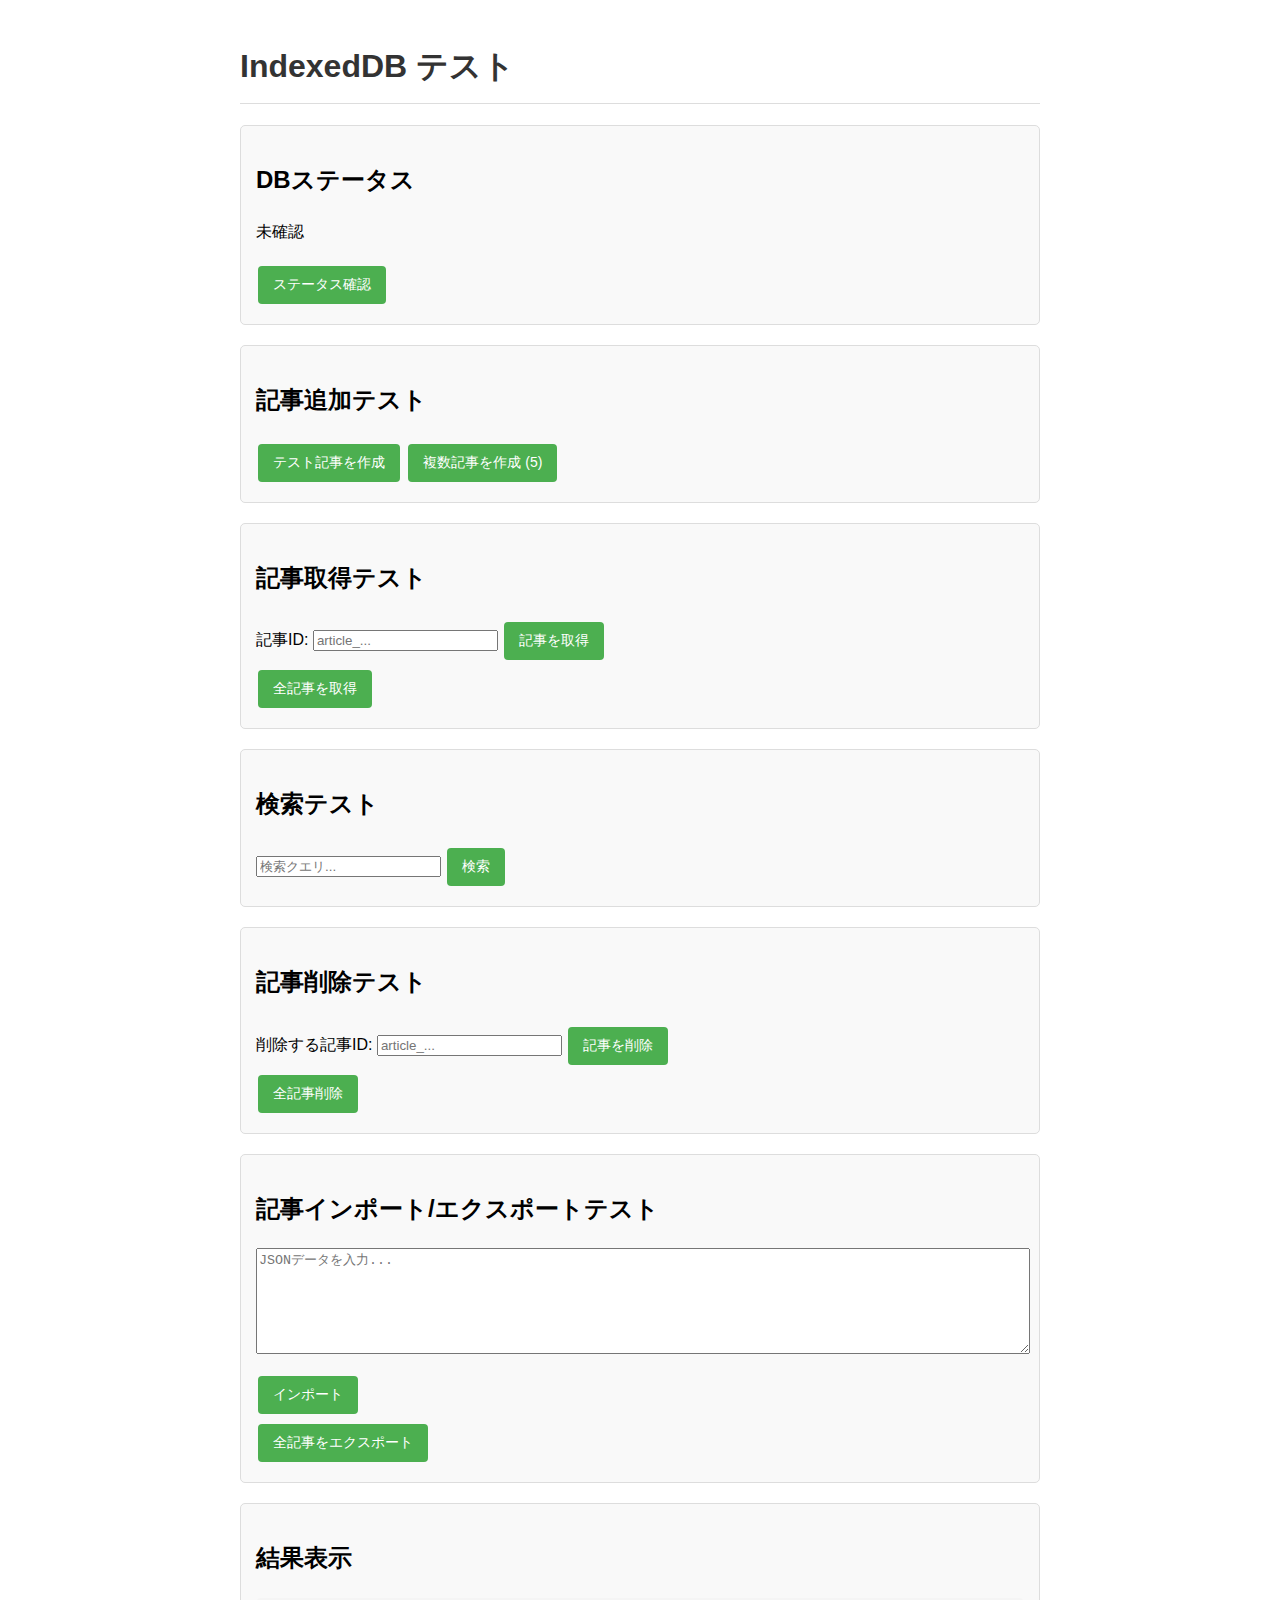
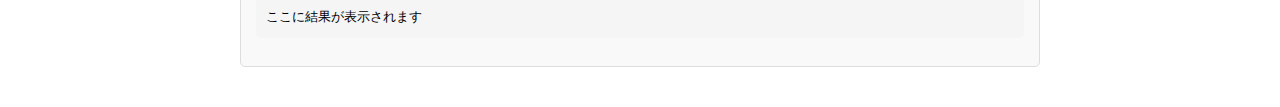
<file: Main/debug/dbtest.html>
<!DOCTYPE html>
<html lang="ja">
<head>
  <meta charset="UTF-8">
  <meta name="viewport" content="width=device-width, initial-scale=1.0">
  <title>IndexedDB テスト</title>
  <style>
    body {
      font-family: -apple-system, BlinkMacSystemFont, 'Segoe UI', Roboto, Arial, sans-serif;
      max-width: 800px;
      margin: 0 auto;
      padding: 20px;
      line-height: 1.6;
    }
    h1 {
      color: #333;
      border-bottom: 1px solid #ddd;
      padding-bottom: 10px;
    }
    .card {
      border: 1px solid #ddd;
      border-radius: 5px;
      padding: 15px;
      margin-bottom: 20px;
      background-color: #f9f9f9;
    }
    button {
      background-color: #4CAF50;
      border: none;
      color: white;
      padding: 10px 15px;
      text-align: center;
      display: inline-block;
      font-size: 14px;
      margin: 5px 2px;
      cursor: pointer;
      border-radius: 4px;
    }
    button:hover {
      background-color: #45a049;
    }
    pre {
      background-color: #f5f5f5;
      padding: 10px;
      border-radius: 5px;
      overflow-x: auto;
    }
    .notification {
      padding: 10px;
      margin: 10px 0;
      border-radius: 4px;
      color: white;
      position: fixed;
      top: 20px;
      right: 20px;
      z-index: 1000;
      box-shadow: 0 4px 8px rgba(0,0,0,0.1);
    }
    .success-notification {
      background-color: #4CAF50;
    }
    .error-notification {
      background-color: #f44336;
    }
    .info-notification {
      background-color: #2196F3;
    }
    textarea {
      width: 100%;
      height: 100px;
      margin-bottom: 10px;
    }
  </style>
</head>
<body>
  <h1>IndexedDB テスト</h1>
  
  <div class="card">
    <h2>DBステータス</h2>
    <p id="db-status">未確認</p>
    <button onclick="checkDBStatus()">ステータス確認</button>
  </div>
  
  <div class="card">
    <h2>記事追加テスト</h2>
    <button onclick="createTestArticle()">テスト記事を作成</button>
    <button onclick="createMultipleTestArticles(5)">複数記事を作成 (5)</button>
  </div>
  
  <div class="card">
    <h2>記事取得テスト</h2>
    <div>
      <label for="article-id">記事ID: </label>
      <input type="text" id="article-id" placeholder="article_...">
      <button onclick="getArticleById()">記事を取得</button>
    </div>
    <button onclick="getAllArticlesTest()">全記事を取得</button>
  </div>
  
  <div class="card">
    <h2>検索テスト</h2>
    <div>
      <input type="text" id="search-query" placeholder="検索クエリ...">
      <button onclick="searchArticles()">検索</button>
    </div>
  </div>
  
  <div class="card">
    <h2>記事削除テスト</h2>
    <div>
      <label for="delete-id">削除する記事ID: </label>
      <input type="text" id="delete-id" placeholder="article_...">
      <button onclick="deleteArticleTest()">記事を削除</button>
    </div>
    <button onclick="clearAllArticles()">全記事削除</button>
  </div>
  
  <div class="card">
    <h2>記事インポート/エクスポートテスト</h2>
    <div>
      <textarea id="import-data" placeholder="JSONデータを入力..."></textarea>
      <button onclick="importArticlesTest()">インポート</button>
    </div>
    <div>
      <button onclick="exportAllArticles()">全記事をエクスポート</button>
    </div>
  </div>
  
  <div class="card">
    <h2>結果表示</h2>
    <pre id="result-display">ここに結果が表示されます</pre>
  </div>
  
  <script>
    // 名前空間初期化
    window.KB = window.KB || {};
    window.KB.database = window.KB.database || {};
    
    // データベース設定
    const DB = {
      NAME: 'knowledgeBase',
      VERSION: 1,
      STORE: 'articles',
      INDEXES: {
        TITLE: 'by_title',
        CATEGORY: 'by_category',
        UPDATED: 'by_updated',
        TAGS: 'by_tags'
      }
    };
    
    // DB操作の共通関数
    async function dbOperation(storeName, mode, callback) {
      return new Promise((resolve, reject) => {
        const request = indexedDB.open(DB.NAME, DB.VERSION);
        
        request.onupgradeneeded = (event) => {
          const db = event.target.result;
          if (!db.objectStoreNames.contains(DB.STORE)) {
            const store = db.createObjectStore(DB.STORE, { keyPath: 'id' });
            store.createIndex(DB.INDEXES.TITLE, 'title', { unique: false });
            store.createIndex(DB.INDEXES.CATEGORY, 'category', { unique: false });
            store.createIndex(DB.INDEXES.UPDATED, 'updatedAt', { unique: false });
            store.createIndex(DB.INDEXES.TAGS, 'tags', { unique: false, multiEntry: true });
          }
        };
        
        request.onerror = () => reject(request.error);
        
        request.onsuccess = (event) => {
          const db = event.target.result;
          const tx = db.transaction([storeName], mode);
          const store = tx.objectStore(storeName);
          
          tx.oncomplete = () => db.close();
          tx.onerror = () => reject(tx.error);
          
          callback(store, resolve, reject);
        };
      });
    }
    
    // 記事を保存
    async function saveArticle(article) {
      if (!article.id) article.id = 'article_' + Date.now();
      
      const now = new Date().toISOString();
      if (!article.createdAt) article.createdAt = now;
      article.updatedAt = now;
      
      return dbOperation(DB.STORE, 'readwrite', (store, resolve, reject) => {
        const request = store.put(article);
        request.onsuccess = () => resolve(article);
        request.onerror = () => reject(request.error);
      });
    }
    
    // IDで記事を取得
    async function getArticle(id) {
      return dbOperation(DB.STORE, 'readonly', (store, resolve) => {
        const request = store.get(id);
        request.onsuccess = () => resolve(request.result || null);
      });
    }
    
    // すべての記事を取得
    async function getAllArticles() {
      return dbOperation(DB.STORE, 'readonly', (store, resolve) => {
        const request = store.getAll();
        request.onsuccess = () => resolve(request.result);
      });
    }
    
    // タイトルで検索
    async function searchByTitle(query) {
      const queryLower = query.toLowerCase();
      return dbOperation(DB.STORE, 'readonly', (store, resolve) => {
        const request = store.index(DB.INDEXES.TITLE).getAll();
        request.onsuccess = () => {
          resolve(request.result.filter(article => 
            article.title.toLowerCase().includes(queryLower)
          ));
        };
      });
    }
    
    // フルテキスト検索
    async function searchFullText(query) {
      const queryLower = query.toLowerCase();
      return dbOperation(DB.STORE, 'readonly', (store, resolve) => {
        const request = store.getAll();
        request.onsuccess = () => {
          resolve(request.result.filter(article => {
            // タイトル・カテゴリ・タグ検索
            if (article.title.toLowerCase().includes(queryLower) ||
                article.category.toLowerCase().includes(queryLower) ||
                article.tags.some(tag => tag.toLowerCase().includes(queryLower))) {
              return true;
            }
            
            // コンテンツ検索
            return article.content && article.content.toLowerCase().includes(queryLower);
          }));
        };
      });
    }
    
    // 記事を削除
    async function deleteArticle(id) {
      return dbOperation(DB.STORE, 'readwrite', (store, resolve) => {
        const request = store.delete(id);
        request.onsuccess = () => resolve(true);
      });
    }
    
    // 複数記事をインポート
    async function importArticles(articles) {
      if (!Array.isArray(articles) || articles.length === 0) {
        return { success: 0, error: 0, message: '記事がありません' };
      }
      
      let success = 0;
      let error = 0;
      
      for (const article of articles) {
        try {
          if (!article || !article.id) {
            error++;
            continue;
          }
          
          await saveArticle(article);
          success++;
        } catch (e) {
          console.error('記事インポートエラー:', e, article);
          error++;
        }
      }
      
      return { success, error };
    }
    
    // DBの基本情報を確認
    async function checkDBStatus() {
      try {
        const request = indexedDB.open(DB.NAME, DB.VERSION);
        
        request.onsuccess = async (event) => {
          const db = event.target.result;
          const stores = Array.from(db.objectStoreNames);
          const count = await getAllArticles().then(articles => articles.length);
          
          document.getElementById('db-status').textContent = 
            `接続成功 - ストア: ${stores.join(', ')} - 記事数: ${count}`;
          
          db.close();
          showNotification('DB接続成功', 'success');
        };
        
        request.onerror = (event) => {
          document.getElementById('db-status').textContent = `接続エラー: ${event.target.error}`;
          showNotification('DB接続エラー', 'error');
        };
      } catch (error) {
        document.getElementById('db-status').textContent = `接続エラー: ${error.message}`;
        showNotification('DB接続エラー', 'error');
      }
    }
    
    // テスト記事を作成
    async function createTestArticle() {
      try {
        const article = {
          id: 'article_' + Date.now(),
          title: 'テスト記事 ' + new Date().toLocaleTimeString(),
          category: 'テスト',
          tags: ['テスト', 'サンプル'],
          content: '# テスト記事\n\nこれはテスト用の記事です。\n\n* リスト項目1\n* リスト項目2\n\n```\nコードブロック\n```',
          createdAt: new Date().toISOString(),
          updatedAt: new Date().toISOString()
        };
        
        const result = await saveArticle(article);
        displayResult('記事作成結果', result);
        showNotification('記事が作成されました', 'success');
      } catch (error) {
        displayError('記事作成エラー', error);
      }
    }
    
    // 複数のテスト記事を作成
    async function createMultipleTestArticles(count) {
      try {
        const articles = [];
        
        for (let i = 0; i < count; i++) {
          articles.push({
            id: 'article_' + Date.now() + '_' + i,
            title: `テスト記事 ${i+1}`,
            category: 'テスト',
            tags: ['テスト', 'サンプル', `テスト${i+1}`],
            content: `# テスト記事 ${i+1}\n\nこれはテスト用の記事です。\n\n* リスト項目1\n* リスト項目2\n\n\`\`\`\nコードブロック\n\`\`\``,
            createdAt: new Date().toISOString(),
            updatedAt: new Date().toISOString()
          });
        }
        
        const importResult = await importArticles(articles);
        displayResult('複数記事作成結果', importResult);
        showNotification(`${importResult.success}件の記事が作成されました`, 'success');
      } catch (error) {
        displayError('複数記事作成エラー', error);
      }
    }
    
    // 記事IDから記事を取得
    async function getArticleById() {
      try {
        const id = document.getElementById('article-id').value;
        if (!id) {
          showNotification('記事IDを入力してください', 'error');
          return;
        }
        
        const article = await getArticle(id);
        if (article) {
          displayResult('記事取得結果', article);
          showNotification('記事を取得しました', 'success');
        } else {
          displayResult('記事取得結果', '記事が見つかりませんでした');
          showNotification('記事が見つかりません', 'info');
        }
      } catch (error) {
        displayError('記事取得エラー', error);
      }
    }
    
    // すべての記事を取得
    async function getAllArticlesTest() {
      try {
        const articles = await getAllArticles();
        displayResult('全記事取得結果', articles);
        showNotification(`${articles.length}件の記事を取得しました`, 'success');
      } catch (error) {
        displayError('全記事取得エラー', error);
      }
    }
    
    // 記事検索
    async function searchArticles() {
      try {
        const query = document.getElementById('search-query').value;
        if (!query) {
          showNotification('検索クエリを入力してください', 'error');
          return;
        }
        
        const results = await searchFullText(query);
        displayResult('検索結果', results);
        showNotification(`${results.length}件の記事が見つかりました`, 'success');
      } catch (error) {
        displayError('検索エラー', error);
      }
    }
    
    // 記事削除
    async function deleteArticleTest() {
      try {
        const id = document.getElementById('delete-id').value;
        if (!id) {
          showNotification('削除する記事IDを入力してください', 'error');
          return;
        }
        
        const result = await deleteArticle(id);
        displayResult('記事削除結果', result ? '削除成功' : '削除失敗');
        showNotification(result ? '記事を削除しました' : '記事の削除に失敗しました', result ? 'success' : 'error');
      } catch (error) {
        displayError('記事削除エラー', error);
      }
    }
    
    // すべての記事を削除
    async function clearAllArticles() {
      try {
        const articles = await getAllArticles();
        let deleted = 0;
        
        for (const article of articles) {
          await deleteArticle(article.id);
          deleted++;
        }
        
        displayResult('全記事削除結果', `${deleted}件の記事を削除しました`);
        showNotification(`${deleted}件の記事を削除しました`, 'success');
      } catch (error) {
        displayError('全記事削除エラー', error);
      }
    }
    
    // 記事をインポート
    async function importArticlesTest() {
      try {
        const jsonData = document.getElementById('import-data').value;
        if (!jsonData) {
          showNotification('インポートするJSONデータを入力してください', 'error');
          return;
        }
        
        let articles;
        try {
          articles = JSON.parse(jsonData);
          if (!Array.isArray(articles)) {
            articles = [articles]; // 単一記事の場合は配列に変換
          }
        } catch (e) {
          showNotification('JSONのパースに失敗しました', 'error');
          return;
        }
        
        const result = await importArticles(articles);
        displayResult('インポート結果', result);
        showNotification(`${result.success}件の記事をインポートしました`, 'success');
      } catch (error) {
        displayError('インポートエラー', error);
      }
    }
    
    // すべての記事をエクスポート
    async function exportAllArticles() {
      try {
        const articles = await getAllArticles();
        const jsonData = JSON.stringify(articles, null, 2);
        
        displayResult('エクスポート結果', jsonData);
        
        // クリップボードにコピー
        navigator.clipboard.writeText(jsonData)
          .then(() => showNotification('JSONデータをクリップボードにコピーしました', 'success'))
          .catch(() => showNotification('クリップボードへのコピーに失敗しました', 'error'));
      } catch (error) {
        displayError('エクスポートエラー', error);
      }
    }
    
    // 結果表示
    function displayResult(title, data) {
      const display = document.getElementById('result-display');
      display.innerHTML = `<strong>${title}</strong>\n\n${
        typeof data === 'object' ? JSON.stringify(data, null, 2) : data
      }`;
    }
    
    // エラー表示
    function displayError(title, error) {
      const display = document.getElementById('result-display');
      display.innerHTML = `<strong>${title}</strong>\n\nエラー: ${error.message || error}`;
      console.error(error);
      showNotification(error.message || 'エラーが発生しました', 'error');
    }
    
    // 通知表示
    function showNotification(message, type = 'info') {
      const notification = document.createElement('div');
      notification.className = `notification ${type}-notification`;
      notification.textContent = message;
      document.body.appendChild(notification);
      
      setTimeout(() => {
        notification.remove();
      }, 3000);
    }
    
    // 初期化
    window.onload = function() {
      checkDBStatus();
    };
    
    // DBの関数をグローバルに公開
    window.KB.database = {
      saveArticle,
      getArticle,
      getAllArticles,
      searchByTitle,
      searchFullText,
      deleteArticle,
      importArticles
    };
  </script>
</body>
</html>
</file>
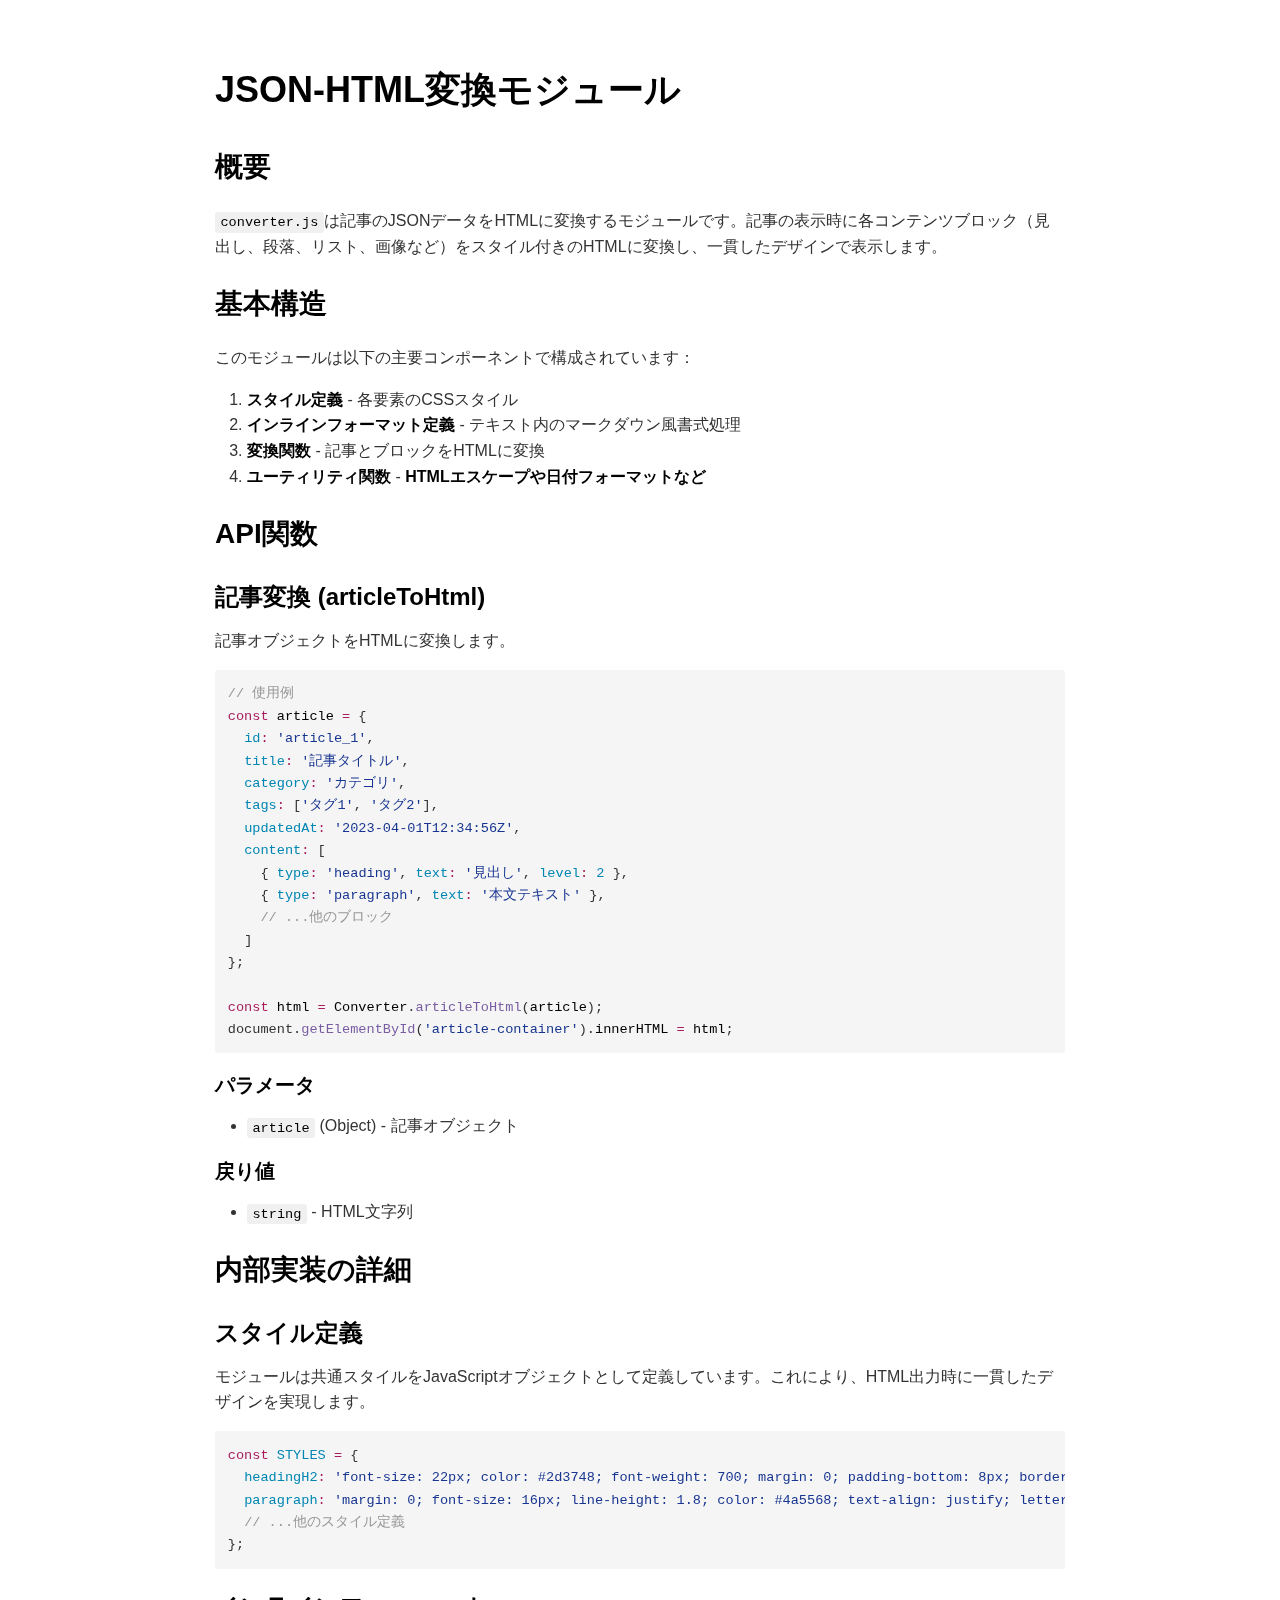
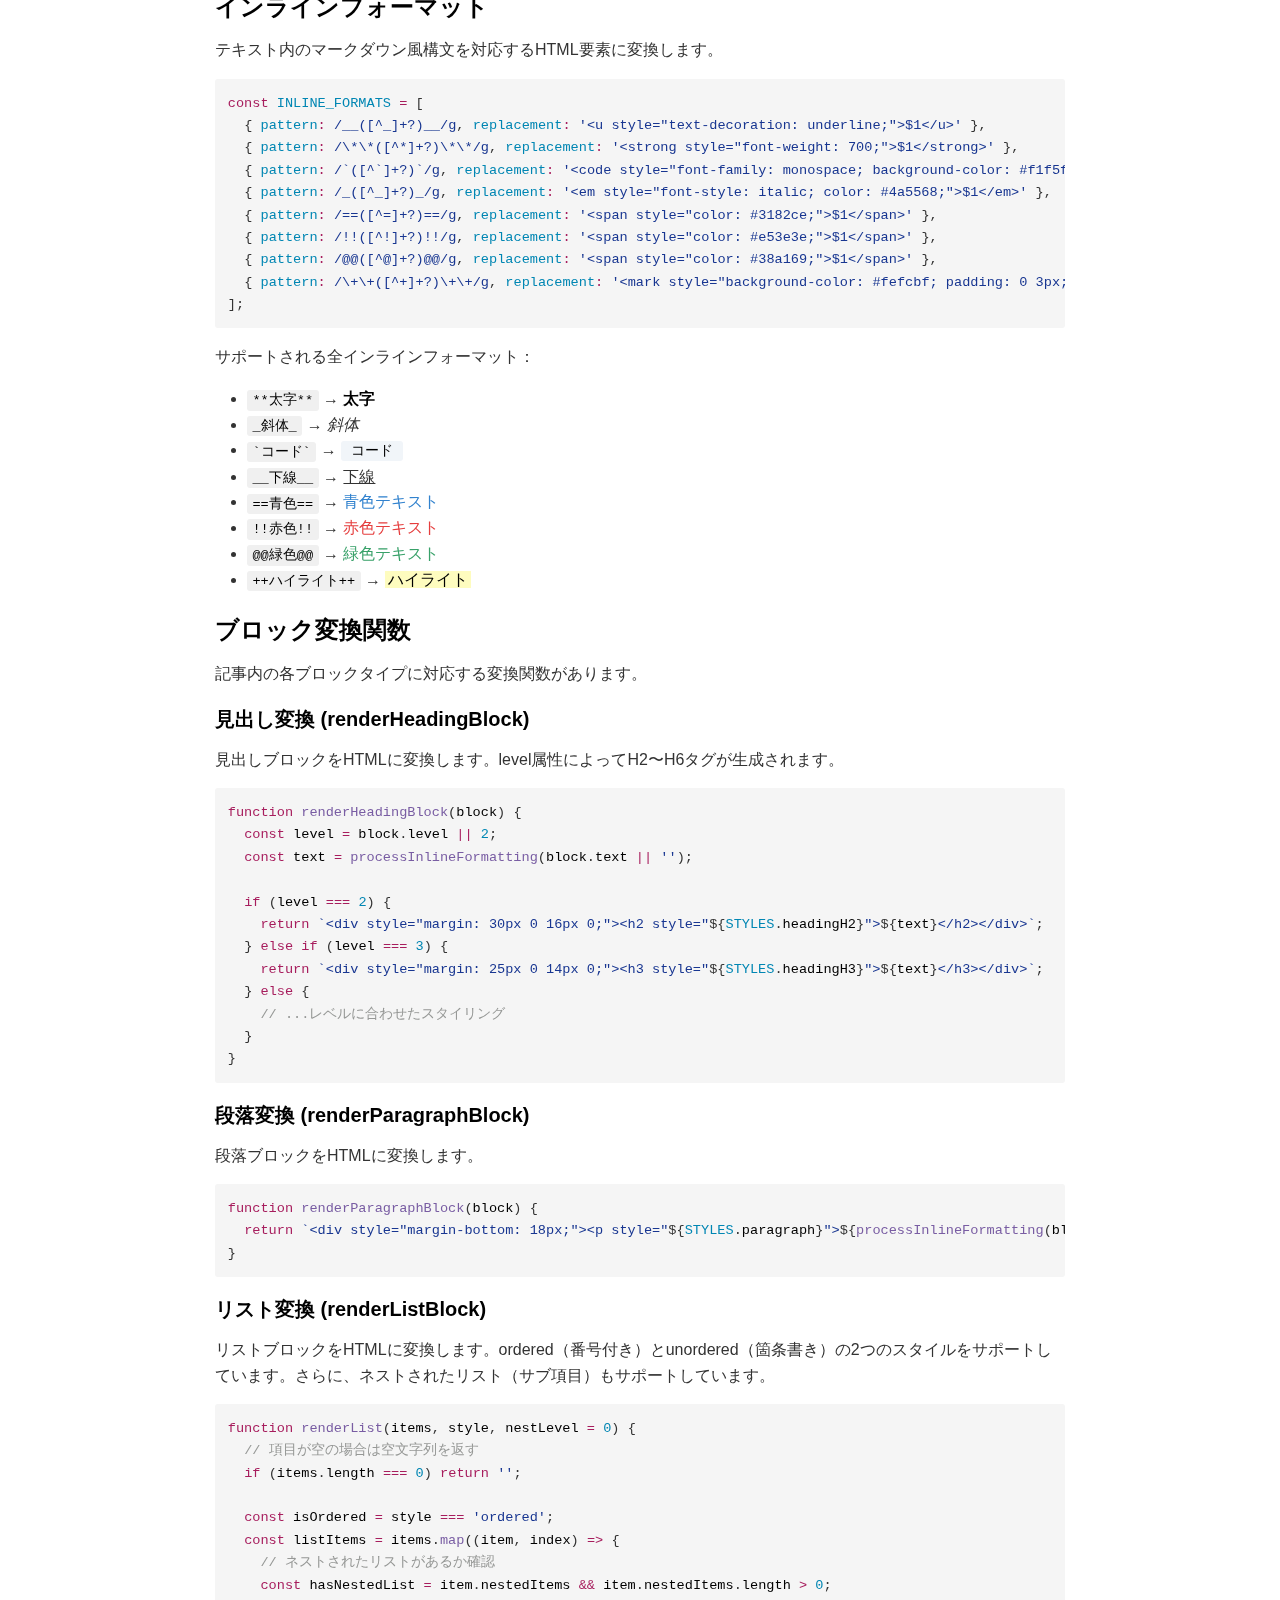
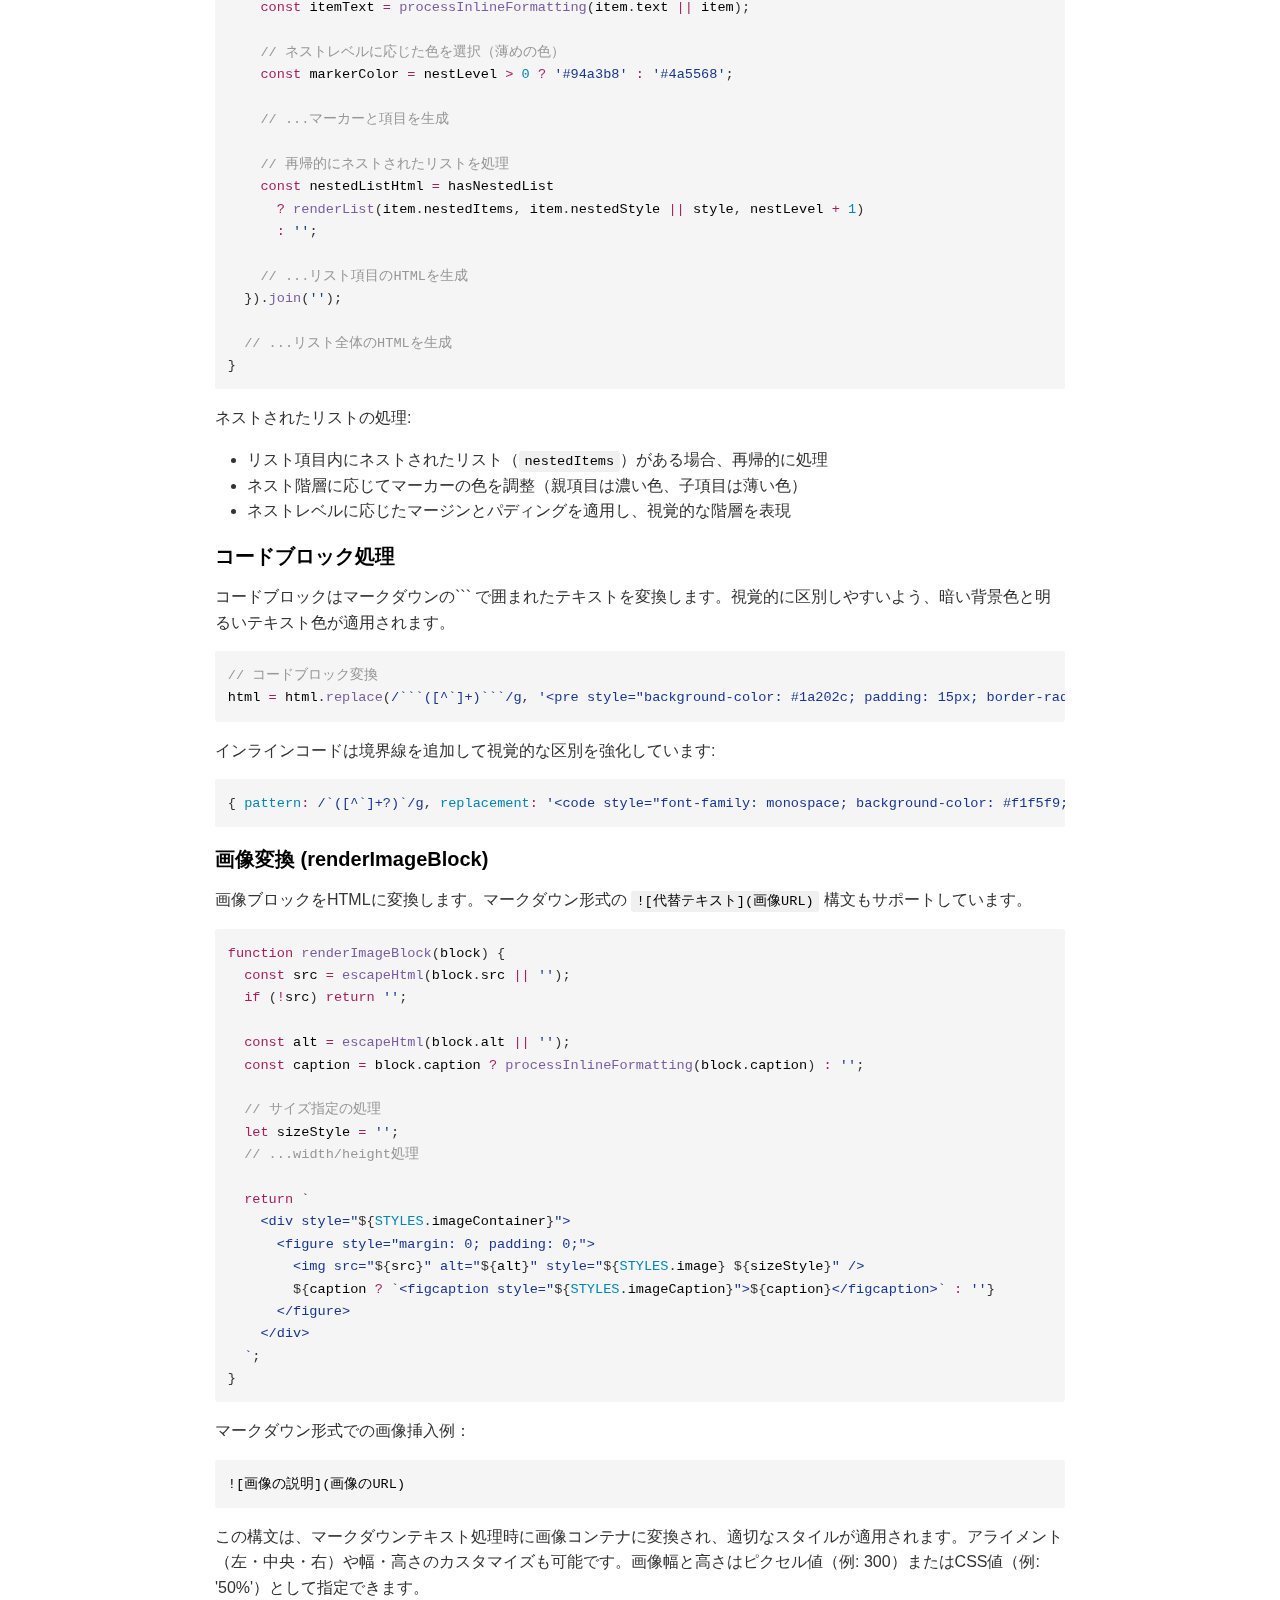
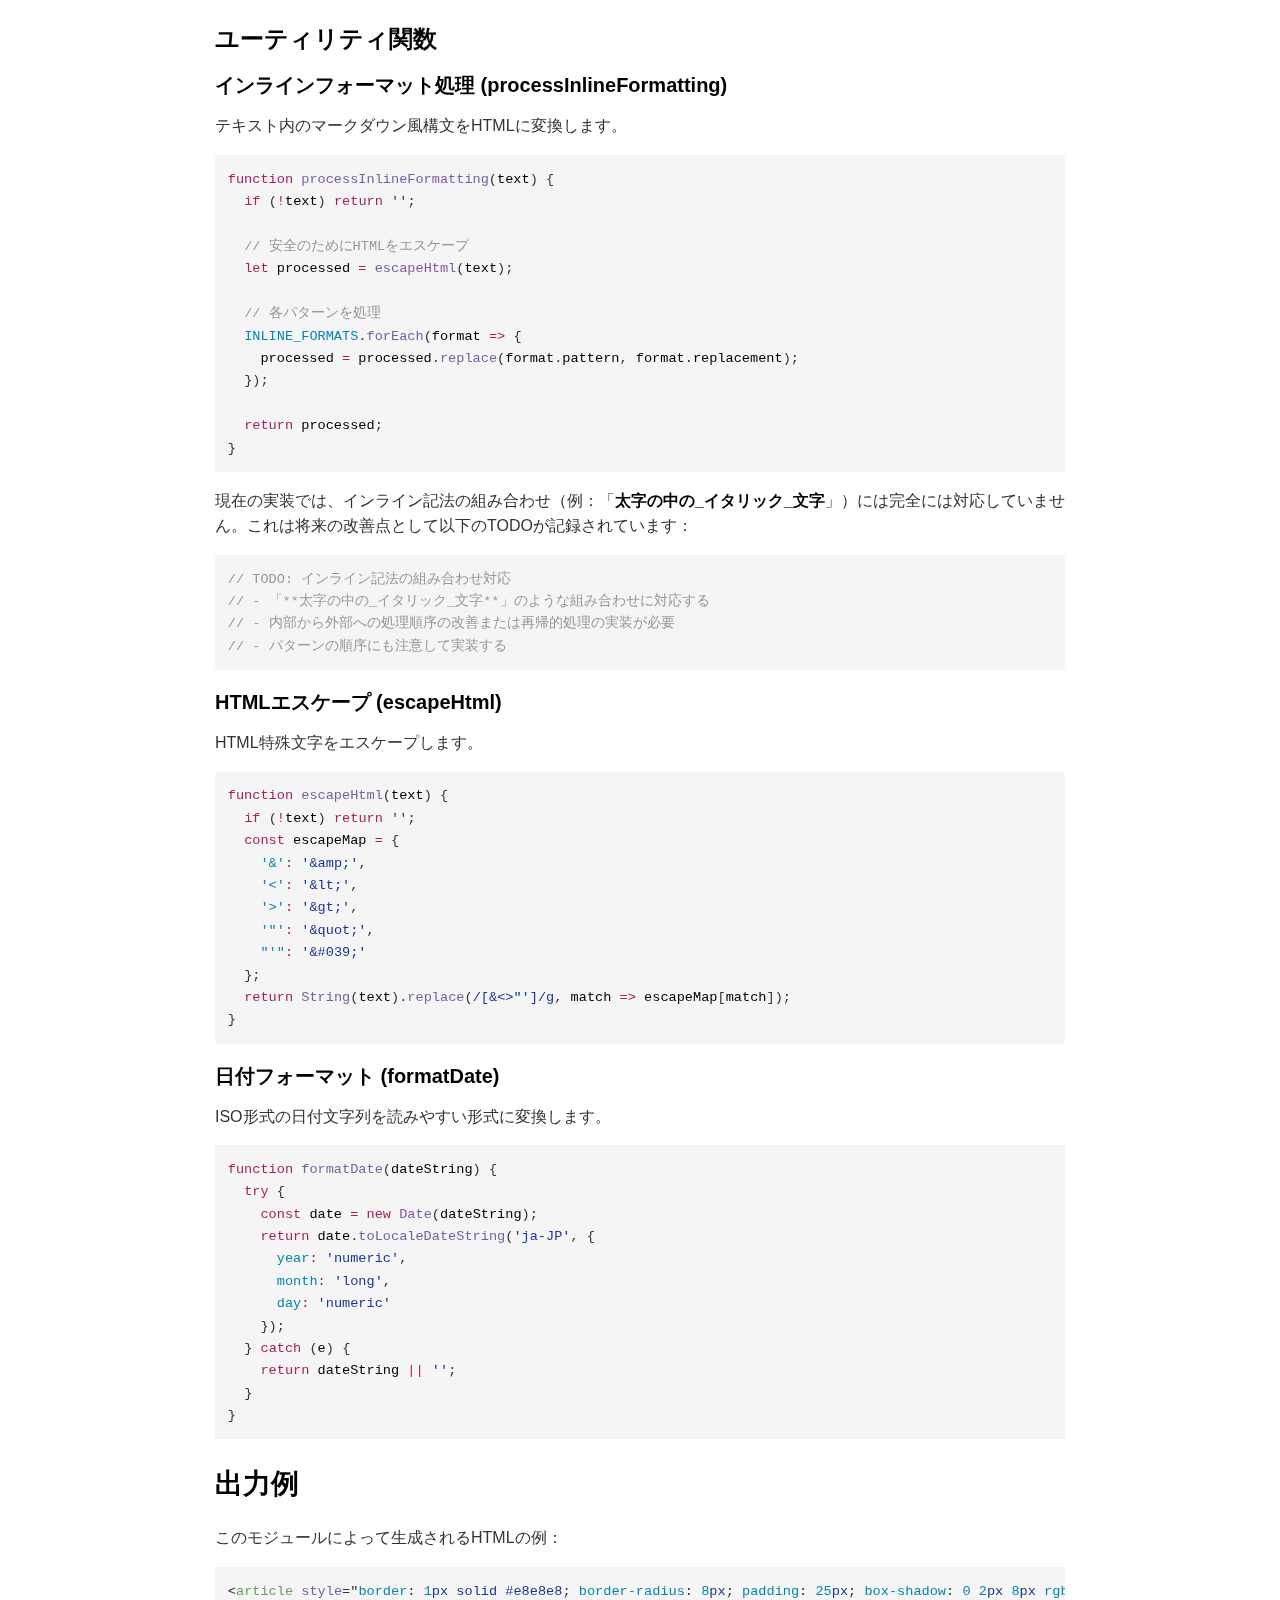
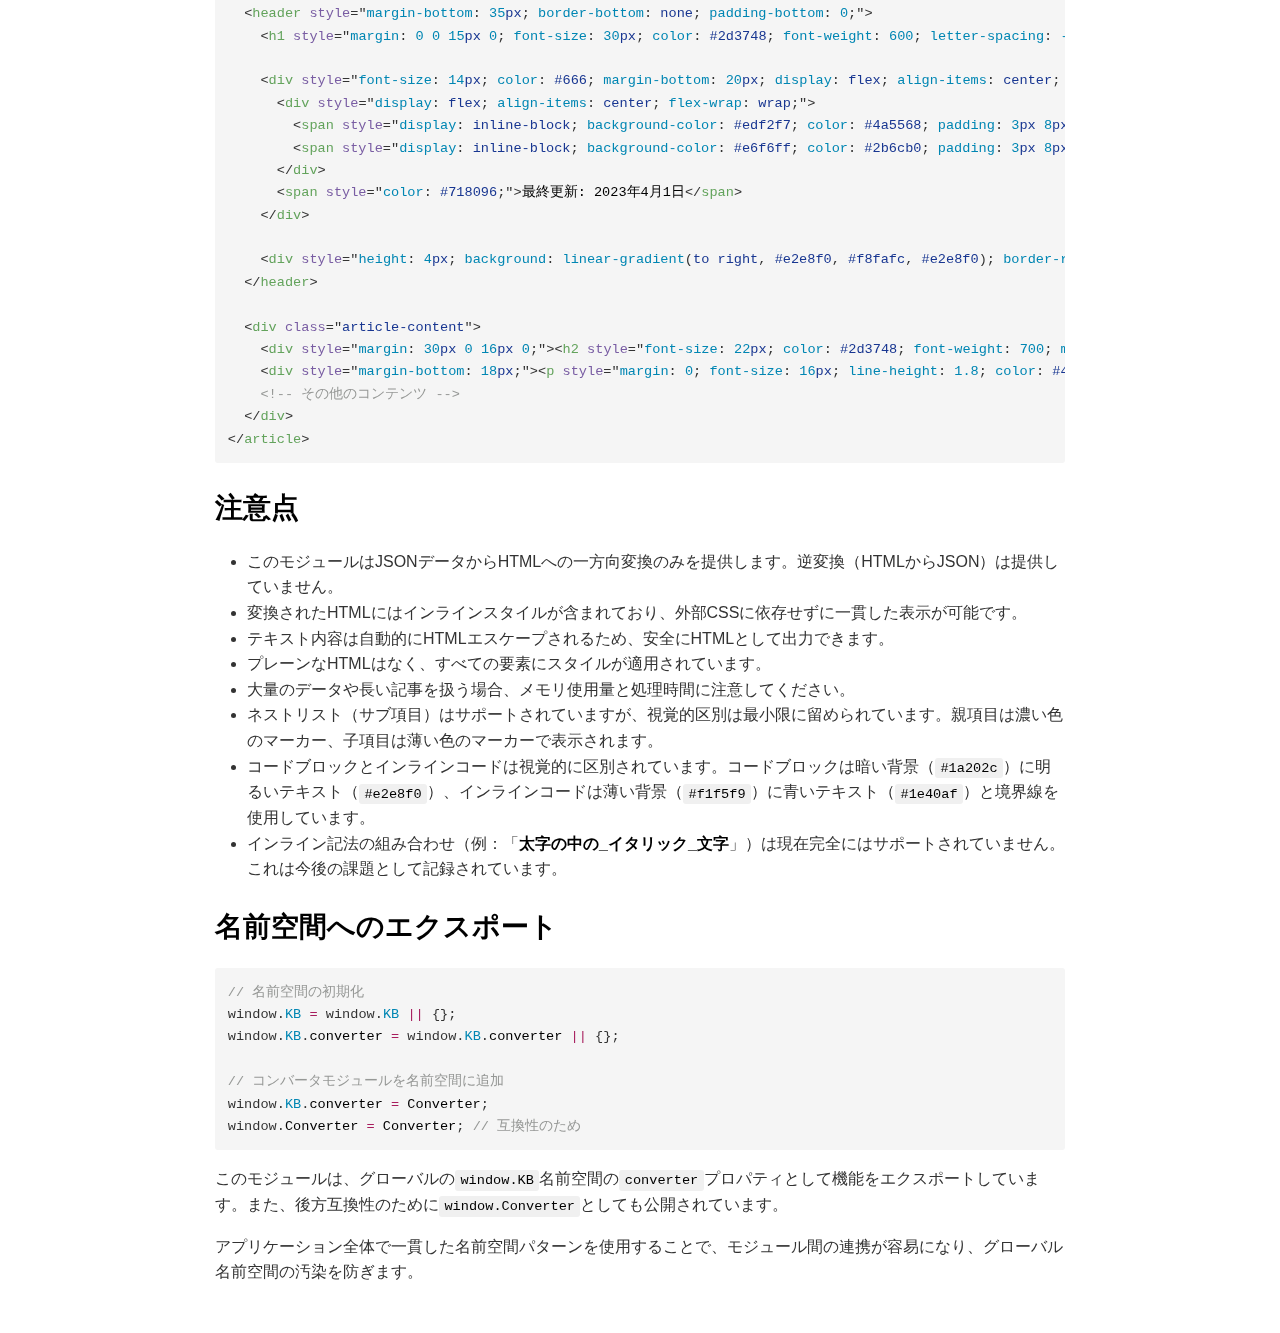
<file: Main/doc/converter.js_documentation.html>
<!DOCTYPE html><html><head>
      <title>converter.js_documentation</title>
      <meta charset="utf-8">
      <meta name="viewport" content="width=device-width, initial-scale=1.0">
      
      <link rel="stylesheet" href="file:////Users/rim/.cursor/extensions/shd101wyy.markdown-preview-enhanced-0.8.18/crossnote/dependencies/katex/katex.min.css">
      
      
      
      
      
      <style>
      code[class*=language-],pre[class*=language-]{color:#333;background:0 0;font-family:Consolas,"Liberation Mono",Menlo,Courier,monospace;text-align:left;white-space:pre;word-spacing:normal;word-break:normal;word-wrap:normal;line-height:1.4;-moz-tab-size:8;-o-tab-size:8;tab-size:8;-webkit-hyphens:none;-moz-hyphens:none;-ms-hyphens:none;hyphens:none}pre[class*=language-]{padding:.8em;overflow:auto;border-radius:3px;background:#f5f5f5}:not(pre)>code[class*=language-]{padding:.1em;border-radius:.3em;white-space:normal;background:#f5f5f5}.token.blockquote,.token.comment{color:#969896}.token.cdata{color:#183691}.token.doctype,.token.macro.property,.token.punctuation,.token.variable{color:#333}.token.builtin,.token.important,.token.keyword,.token.operator,.token.rule{color:#a71d5d}.token.attr-value,.token.regex,.token.string,.token.url{color:#183691}.token.atrule,.token.boolean,.token.code,.token.command,.token.constant,.token.entity,.token.number,.token.property,.token.symbol{color:#0086b3}.token.prolog,.token.selector,.token.tag{color:#63a35c}.token.attr-name,.token.class,.token.class-name,.token.function,.token.id,.token.namespace,.token.pseudo-class,.token.pseudo-element,.token.url-reference .token.variable{color:#795da3}.token.entity{cursor:help}.token.title,.token.title .token.punctuation{font-weight:700;color:#1d3e81}.token.list{color:#ed6a43}.token.inserted{background-color:#eaffea;color:#55a532}.token.deleted{background-color:#ffecec;color:#bd2c00}.token.bold{font-weight:700}.token.italic{font-style:italic}.language-json .token.property{color:#183691}.language-markup .token.tag .token.punctuation{color:#333}.language-css .token.function,code.language-css{color:#0086b3}.language-yaml .token.atrule{color:#63a35c}code.language-yaml{color:#183691}.language-ruby .token.function{color:#333}.language-markdown .token.url{color:#795da3}.language-makefile .token.symbol{color:#795da3}.language-makefile .token.variable{color:#183691}.language-makefile .token.builtin{color:#0086b3}.language-bash .token.keyword{color:#0086b3}pre[data-line]{position:relative;padding:1em 0 1em 3em}pre[data-line] .line-highlight-wrapper{position:absolute;top:0;left:0;background-color:transparent;display:block;width:100%}pre[data-line] .line-highlight{position:absolute;left:0;right:0;padding:inherit 0;margin-top:1em;background:hsla(24,20%,50%,.08);background:linear-gradient(to right,hsla(24,20%,50%,.1) 70%,hsla(24,20%,50%,0));pointer-events:none;line-height:inherit;white-space:pre}pre[data-line] .line-highlight:before,pre[data-line] .line-highlight[data-end]:after{content:attr(data-start);position:absolute;top:.4em;left:.6em;min-width:1em;padding:0 .5em;background-color:hsla(24,20%,50%,.4);color:#f4f1ef;font:bold 65%/1.5 sans-serif;text-align:center;vertical-align:.3em;border-radius:999px;text-shadow:none;box-shadow:0 1px #fff}pre[data-line] .line-highlight[data-end]:after{content:attr(data-end);top:auto;bottom:.4em}html body{font-family:'Helvetica Neue',Helvetica,'Segoe UI',Arial,freesans,sans-serif;font-size:16px;line-height:1.6;color:#333;background-color:#fff;overflow:initial;box-sizing:border-box;word-wrap:break-word}html body>:first-child{margin-top:0}html body h1,html body h2,html body h3,html body h4,html body h5,html body h6{line-height:1.2;margin-top:1em;margin-bottom:16px;color:#000}html body h1{font-size:2.25em;font-weight:300;padding-bottom:.3em}html body h2{font-size:1.75em;font-weight:400;padding-bottom:.3em}html body h3{font-size:1.5em;font-weight:500}html body h4{font-size:1.25em;font-weight:600}html body h5{font-size:1.1em;font-weight:600}html body h6{font-size:1em;font-weight:600}html body h1,html body h2,html body h3,html body h4,html body h5{font-weight:600}html body h5{font-size:1em}html body h6{color:#5c5c5c}html body strong{color:#000}html body del{color:#5c5c5c}html body a:not([href]){color:inherit;text-decoration:none}html body a{color:#08c;text-decoration:none}html body a:hover{color:#00a3f5;text-decoration:none}html body img{max-width:100%}html body>p{margin-top:0;margin-bottom:16px;word-wrap:break-word}html body>ol,html body>ul{margin-bottom:16px}html body ol,html body ul{padding-left:2em}html body ol.no-list,html body ul.no-list{padding:0;list-style-type:none}html body ol ol,html body ol ul,html body ul ol,html body ul ul{margin-top:0;margin-bottom:0}html body li{margin-bottom:0}html body li.task-list-item{list-style:none}html body li>p{margin-top:0;margin-bottom:0}html body .task-list-item-checkbox{margin:0 .2em .25em -1.8em;vertical-align:middle}html body .task-list-item-checkbox:hover{cursor:pointer}html body blockquote{margin:16px 0;font-size:inherit;padding:0 15px;color:#5c5c5c;background-color:#f0f0f0;border-left:4px solid #d6d6d6}html body blockquote>:first-child{margin-top:0}html body blockquote>:last-child{margin-bottom:0}html body hr{height:4px;margin:32px 0;background-color:#d6d6d6;border:0 none}html body table{margin:10px 0 15px 0;border-collapse:collapse;border-spacing:0;display:block;width:100%;overflow:auto;word-break:normal;word-break:keep-all}html body table th{font-weight:700;color:#000}html body table td,html body table th{border:1px solid #d6d6d6;padding:6px 13px}html body dl{padding:0}html body dl dt{padding:0;margin-top:16px;font-size:1em;font-style:italic;font-weight:700}html body dl dd{padding:0 16px;margin-bottom:16px}html body code{font-family:Menlo,Monaco,Consolas,'Courier New',monospace;font-size:.85em;color:#000;background-color:#f0f0f0;border-radius:3px;padding:.2em 0}html body code::after,html body code::before{letter-spacing:-.2em;content:'\00a0'}html body pre>code{padding:0;margin:0;word-break:normal;white-space:pre;background:0 0;border:0}html body .highlight{margin-bottom:16px}html body .highlight pre,html body pre{padding:1em;overflow:auto;line-height:1.45;border:#d6d6d6;border-radius:3px}html body .highlight pre{margin-bottom:0;word-break:normal}html body pre code,html body pre tt{display:inline;max-width:initial;padding:0;margin:0;overflow:initial;line-height:inherit;word-wrap:normal;background-color:transparent;border:0}html body pre code:after,html body pre code:before,html body pre tt:after,html body pre tt:before{content:normal}html body blockquote,html body dl,html body ol,html body p,html body pre,html body ul{margin-top:0;margin-bottom:16px}html body kbd{color:#000;border:1px solid #d6d6d6;border-bottom:2px solid #c7c7c7;padding:2px 4px;background-color:#f0f0f0;border-radius:3px}@media print{html body{background-color:#fff}html body h1,html body h2,html body h3,html body h4,html body h5,html body h6{color:#000;page-break-after:avoid}html body blockquote{color:#5c5c5c}html body pre{page-break-inside:avoid}html body table{display:table}html body img{display:block;max-width:100%;max-height:100%}html body code,html body pre{word-wrap:break-word;white-space:pre}}.markdown-preview{width:100%;height:100%;box-sizing:border-box}.markdown-preview ul{list-style:disc}.markdown-preview ul ul{list-style:circle}.markdown-preview ul ul ul{list-style:square}.markdown-preview ol{list-style:decimal}.markdown-preview ol ol,.markdown-preview ul ol{list-style-type:lower-roman}.markdown-preview ol ol ol,.markdown-preview ol ul ol,.markdown-preview ul ol ol,.markdown-preview ul ul ol{list-style-type:lower-alpha}.markdown-preview .newpage,.markdown-preview .pagebreak{page-break-before:always}.markdown-preview pre.line-numbers{position:relative;padding-left:3.8em;counter-reset:linenumber}.markdown-preview pre.line-numbers>code{position:relative}.markdown-preview pre.line-numbers .line-numbers-rows{position:absolute;pointer-events:none;top:1em;font-size:100%;left:0;width:3em;letter-spacing:-1px;border-right:1px solid #999;-webkit-user-select:none;-moz-user-select:none;-ms-user-select:none;user-select:none}.markdown-preview pre.line-numbers .line-numbers-rows>span{pointer-events:none;display:block;counter-increment:linenumber}.markdown-preview pre.line-numbers .line-numbers-rows>span:before{content:counter(linenumber);color:#999;display:block;padding-right:.8em;text-align:right}.markdown-preview .mathjax-exps .MathJax_Display{text-align:center!important}.markdown-preview:not([data-for=preview]) .code-chunk .code-chunk-btn-group{display:none}.markdown-preview:not([data-for=preview]) .code-chunk .status{display:none}.markdown-preview:not([data-for=preview]) .code-chunk .output-div{margin-bottom:16px}.markdown-preview .md-toc{padding:0}.markdown-preview .md-toc .md-toc-link-wrapper .md-toc-link{display:inline;padding:.25rem 0}.markdown-preview .md-toc .md-toc-link-wrapper .md-toc-link div,.markdown-preview .md-toc .md-toc-link-wrapper .md-toc-link p{display:inline}.markdown-preview .md-toc .md-toc-link-wrapper.highlighted .md-toc-link{font-weight:800}.scrollbar-style::-webkit-scrollbar{width:8px}.scrollbar-style::-webkit-scrollbar-track{border-radius:10px;background-color:transparent}.scrollbar-style::-webkit-scrollbar-thumb{border-radius:5px;background-color:rgba(150,150,150,.66);border:4px solid rgba(150,150,150,.66);background-clip:content-box}html body[for=html-export]:not([data-presentation-mode]){position:relative;width:100%;height:100%;top:0;left:0;margin:0;padding:0;overflow:auto}html body[for=html-export]:not([data-presentation-mode]) .markdown-preview{position:relative;top:0;min-height:100vh}@media screen and (min-width:914px){html body[for=html-export]:not([data-presentation-mode]) .markdown-preview{padding:2em calc(50% - 457px + 2em)}}@media screen and (max-width:914px){html body[for=html-export]:not([data-presentation-mode]) .markdown-preview{padding:2em}}@media screen and (max-width:450px){html body[for=html-export]:not([data-presentation-mode]) .markdown-preview{font-size:14px!important;padding:1em}}@media print{html body[for=html-export]:not([data-presentation-mode]) #sidebar-toc-btn{display:none}}html body[for=html-export]:not([data-presentation-mode]) #sidebar-toc-btn{position:fixed;bottom:8px;left:8px;font-size:28px;cursor:pointer;color:inherit;z-index:99;width:32px;text-align:center;opacity:.4}html body[for=html-export]:not([data-presentation-mode])[html-show-sidebar-toc] #sidebar-toc-btn{opacity:1}html body[for=html-export]:not([data-presentation-mode])[html-show-sidebar-toc] .md-sidebar-toc{position:fixed;top:0;left:0;width:300px;height:100%;padding:32px 0 48px 0;font-size:14px;box-shadow:0 0 4px rgba(150,150,150,.33);box-sizing:border-box;overflow:auto;background-color:inherit}html body[for=html-export]:not([data-presentation-mode])[html-show-sidebar-toc] .md-sidebar-toc::-webkit-scrollbar{width:8px}html body[for=html-export]:not([data-presentation-mode])[html-show-sidebar-toc] .md-sidebar-toc::-webkit-scrollbar-track{border-radius:10px;background-color:transparent}html body[for=html-export]:not([data-presentation-mode])[html-show-sidebar-toc] .md-sidebar-toc::-webkit-scrollbar-thumb{border-radius:5px;background-color:rgba(150,150,150,.66);border:4px solid rgba(150,150,150,.66);background-clip:content-box}html body[for=html-export]:not([data-presentation-mode])[html-show-sidebar-toc] .md-sidebar-toc a{text-decoration:none}html body[for=html-export]:not([data-presentation-mode])[html-show-sidebar-toc] .md-sidebar-toc .md-toc{padding:0 16px}html body[for=html-export]:not([data-presentation-mode])[html-show-sidebar-toc] .md-sidebar-toc .md-toc .md-toc-link-wrapper .md-toc-link{display:inline;padding:.25rem 0}html body[for=html-export]:not([data-presentation-mode])[html-show-sidebar-toc] .md-sidebar-toc .md-toc .md-toc-link-wrapper .md-toc-link div,html body[for=html-export]:not([data-presentation-mode])[html-show-sidebar-toc] .md-sidebar-toc .md-toc .md-toc-link-wrapper .md-toc-link p{display:inline}html body[for=html-export]:not([data-presentation-mode])[html-show-sidebar-toc] .md-sidebar-toc .md-toc .md-toc-link-wrapper.highlighted .md-toc-link{font-weight:800}html body[for=html-export]:not([data-presentation-mode])[html-show-sidebar-toc] .markdown-preview{left:300px;width:calc(100% - 300px);padding:2em calc(50% - 457px - 300px / 2);margin:0;box-sizing:border-box}@media screen and (max-width:1274px){html body[for=html-export]:not([data-presentation-mode])[html-show-sidebar-toc] .markdown-preview{padding:2em}}@media screen and (max-width:450px){html body[for=html-export]:not([data-presentation-mode])[html-show-sidebar-toc] .markdown-preview{width:100%}}html body[for=html-export]:not([data-presentation-mode]):not([html-show-sidebar-toc]) .markdown-preview{left:50%;transform:translateX(-50%)}html body[for=html-export]:not([data-presentation-mode]):not([html-show-sidebar-toc]) .md-sidebar-toc{display:none}
/* Please visit the URL below for more information: */
/*   https://shd101wyy.github.io/markdown-preview-enhanced/#/customize-css */

      </style>
      <!-- The content below will be included at the end of the <head> element. --><script type="text/javascript">
  document.addEventListener("DOMContentLoaded", function () {
    // your code here
  });
</script></head><body for="html-export">
    
    
      <div class="crossnote markdown-preview  ">
      
<h1 id="json-html変換モジュール">JSON-HTML変換モジュール </h1>
<h2 id="概要">概要 </h2>
<p><code>converter.js</code>は記事のJSONデータをHTMLに変換するモジュールです。記事の表示時に各コンテンツブロック（見出し、段落、リスト、画像など）をスタイル付きのHTMLに変換し、一貫したデザインで表示します。</p>
<h2 id="基本構造">基本構造 </h2>
<p>このモジュールは以下の主要コンポーネントで構成されています：</p>
<ol>
<li><strong>スタイル定義</strong> - 各要素のCSSスタイル</li>
<li><strong>インラインフォーマット定義</strong> - テキスト内のマークダウン風書式処理</li>
<li><strong>変換関数</strong> - 記事とブロックをHTMLに変換</li>
<li><strong>ユーティリティ関数</strong> - <strong>HTMLエスケープや日付フォーマットなど</strong></li>
</ol>
<h2 id="api関数">API関数 </h2>
<h3 id="記事変換-articletohtml">記事変換 (articleToHtml) </h3>
<p>記事オブジェクトをHTMLに変換します。</p>
<pre data-role="codeBlock" data-info="javascript" class="language-javascript javascript"><code><span class="token comment">// 使用例</span>
<span class="token keyword keyword-const">const</span> article <span class="token operator">=</span> <span class="token punctuation">{</span>
  <span class="token literal-property property">id</span><span class="token operator">:</span> <span class="token string">'article_1'</span><span class="token punctuation">,</span>
  <span class="token literal-property property">title</span><span class="token operator">:</span> <span class="token string">'記事タイトル'</span><span class="token punctuation">,</span>
  <span class="token literal-property property">category</span><span class="token operator">:</span> <span class="token string">'カテゴリ'</span><span class="token punctuation">,</span>
  <span class="token literal-property property">tags</span><span class="token operator">:</span> <span class="token punctuation">[</span><span class="token string">'タグ1'</span><span class="token punctuation">,</span> <span class="token string">'タグ2'</span><span class="token punctuation">]</span><span class="token punctuation">,</span>
  <span class="token literal-property property">updatedAt</span><span class="token operator">:</span> <span class="token string">'2023-04-01T12:34:56Z'</span><span class="token punctuation">,</span>
  <span class="token literal-property property">content</span><span class="token operator">:</span> <span class="token punctuation">[</span>
    <span class="token punctuation">{</span> <span class="token literal-property property">type</span><span class="token operator">:</span> <span class="token string">'heading'</span><span class="token punctuation">,</span> <span class="token literal-property property">text</span><span class="token operator">:</span> <span class="token string">'見出し'</span><span class="token punctuation">,</span> <span class="token literal-property property">level</span><span class="token operator">:</span> <span class="token number">2</span> <span class="token punctuation">}</span><span class="token punctuation">,</span>
    <span class="token punctuation">{</span> <span class="token literal-property property">type</span><span class="token operator">:</span> <span class="token string">'paragraph'</span><span class="token punctuation">,</span> <span class="token literal-property property">text</span><span class="token operator">:</span> <span class="token string">'本文テキスト'</span> <span class="token punctuation">}</span><span class="token punctuation">,</span>
    <span class="token comment">// ...他のブロック</span>
  <span class="token punctuation">]</span>
<span class="token punctuation">}</span><span class="token punctuation">;</span>

<span class="token keyword keyword-const">const</span> html <span class="token operator">=</span> <span class="token maybe-class-name">Converter</span><span class="token punctuation">.</span><span class="token method function property-access">articleToHtml</span><span class="token punctuation">(</span>article<span class="token punctuation">)</span><span class="token punctuation">;</span>
<span class="token dom variable">document</span><span class="token punctuation">.</span><span class="token method function property-access">getElementById</span><span class="token punctuation">(</span><span class="token string">'article-container'</span><span class="token punctuation">)</span><span class="token punctuation">.</span><span class="token property-access">innerHTML</span> <span class="token operator">=</span> html<span class="token punctuation">;</span>
</code></pre><h4 id="パラメータ">パラメータ </h4>
<ul>
<li><code>article</code> (Object) - 記事オブジェクト</li>
</ul>
<h4 id="戻り値">戻り値 </h4>
<ul>
<li><code>string</code> - HTML文字列</li>
</ul>
<h2 id="内部実装の詳細">内部実装の詳細 </h2>
<h3 id="スタイル定義">スタイル定義 </h3>
<p>モジュールは共通スタイルをJavaScriptオブジェクトとして定義しています。これにより、HTML出力時に一貫したデザインを実現します。</p>
<pre data-role="codeBlock" data-info="javascript" class="language-javascript javascript"><code><span class="token keyword keyword-const">const</span> <span class="token constant">STYLES</span> <span class="token operator">=</span> <span class="token punctuation">{</span>
  <span class="token literal-property property">headingH2</span><span class="token operator">:</span> <span class="token string">'font-size: 22px; color: #2d3748; font-weight: 700; margin: 0; padding-bottom: 8px; border-bottom: 1px solid #e2e8f0;'</span><span class="token punctuation">,</span>
  <span class="token literal-property property">paragraph</span><span class="token operator">:</span> <span class="token string">'margin: 0; font-size: 16px; line-height: 1.8; color: #4a5568; text-align: justify; letter-spacing: 0.01em;'</span><span class="token punctuation">,</span>
  <span class="token comment">// ...他のスタイル定義</span>
<span class="token punctuation">}</span><span class="token punctuation">;</span>
</code></pre><h3 id="インラインフォーマット">インラインフォーマット </h3>
<p>テキスト内のマークダウン風構文を対応するHTML要素に変換します。</p>
<pre data-role="codeBlock" data-info="javascript" class="language-javascript javascript"><code><span class="token keyword keyword-const">const</span> <span class="token constant">INLINE_FORMATS</span> <span class="token operator">=</span> <span class="token punctuation">[</span>
  <span class="token punctuation">{</span> <span class="token literal-property property">pattern</span><span class="token operator">:</span> <span class="token regex"><span class="token regex-delimiter">/</span><span class="token regex-source language-regex">__([^_]+?)__</span><span class="token regex-delimiter">/</span><span class="token regex-flags">g</span></span><span class="token punctuation">,</span> <span class="token literal-property property">replacement</span><span class="token operator">:</span> <span class="token string">'&lt;u style="text-decoration: underline;"&gt;$1&lt;/u&gt;'</span> <span class="token punctuation">}</span><span class="token punctuation">,</span>
  <span class="token punctuation">{</span> <span class="token literal-property property">pattern</span><span class="token operator">:</span> <span class="token regex"><span class="token regex-delimiter">/</span><span class="token regex-source language-regex">\*\*([^*]+?)\*\*</span><span class="token regex-delimiter">/</span><span class="token regex-flags">g</span></span><span class="token punctuation">,</span> <span class="token literal-property property">replacement</span><span class="token operator">:</span> <span class="token string">'&lt;strong style="font-weight: 700;"&gt;$1&lt;/strong&gt;'</span> <span class="token punctuation">}</span><span class="token punctuation">,</span>
  <span class="token punctuation">{</span> <span class="token literal-property property">pattern</span><span class="token operator">:</span> <span class="token regex"><span class="token regex-delimiter">/</span><span class="token regex-source language-regex">`([^`]+?)`</span><span class="token regex-delimiter">/</span><span class="token regex-flags">g</span></span><span class="token punctuation">,</span> <span class="token literal-property property">replacement</span><span class="token operator">:</span> <span class="token string">'&lt;code style="font-family: monospace; background-color: #f1f5f9; padding: 2px 4px; border-radius: 3px; font-size: 0.9em; color: #1e40af;"&gt;$1&lt;/code&gt;'</span> <span class="token punctuation">}</span><span class="token punctuation">,</span>
  <span class="token punctuation">{</span> <span class="token literal-property property">pattern</span><span class="token operator">:</span> <span class="token regex"><span class="token regex-delimiter">/</span><span class="token regex-source language-regex">_([^_]+?)_</span><span class="token regex-delimiter">/</span><span class="token regex-flags">g</span></span><span class="token punctuation">,</span> <span class="token literal-property property">replacement</span><span class="token operator">:</span> <span class="token string">'&lt;em style="font-style: italic; color: #4a5568;"&gt;$1&lt;/em&gt;'</span> <span class="token punctuation">}</span><span class="token punctuation">,</span>
  <span class="token punctuation">{</span> <span class="token literal-property property">pattern</span><span class="token operator">:</span> <span class="token regex"><span class="token regex-delimiter">/</span><span class="token regex-source language-regex">==([^=]+?)==</span><span class="token regex-delimiter">/</span><span class="token regex-flags">g</span></span><span class="token punctuation">,</span> <span class="token literal-property property">replacement</span><span class="token operator">:</span> <span class="token string">'&lt;span style="color: #3182ce;"&gt;$1&lt;/span&gt;'</span> <span class="token punctuation">}</span><span class="token punctuation">,</span>
  <span class="token punctuation">{</span> <span class="token literal-property property">pattern</span><span class="token operator">:</span> <span class="token regex"><span class="token regex-delimiter">/</span><span class="token regex-source language-regex">!!([^!]+?)!!</span><span class="token regex-delimiter">/</span><span class="token regex-flags">g</span></span><span class="token punctuation">,</span> <span class="token literal-property property">replacement</span><span class="token operator">:</span> <span class="token string">'&lt;span style="color: #e53e3e;"&gt;$1&lt;/span&gt;'</span> <span class="token punctuation">}</span><span class="token punctuation">,</span>
  <span class="token punctuation">{</span> <span class="token literal-property property">pattern</span><span class="token operator">:</span> <span class="token regex"><span class="token regex-delimiter">/</span><span class="token regex-source language-regex">@@([^@]+?)@@</span><span class="token regex-delimiter">/</span><span class="token regex-flags">g</span></span><span class="token punctuation">,</span> <span class="token literal-property property">replacement</span><span class="token operator">:</span> <span class="token string">'&lt;span style="color: #38a169;"&gt;$1&lt;/span&gt;'</span> <span class="token punctuation">}</span><span class="token punctuation">,</span>
  <span class="token punctuation">{</span> <span class="token literal-property property">pattern</span><span class="token operator">:</span> <span class="token regex"><span class="token regex-delimiter">/</span><span class="token regex-source language-regex">\+\+([^+]+?)\+\+</span><span class="token regex-delimiter">/</span><span class="token regex-flags">g</span></span><span class="token punctuation">,</span> <span class="token literal-property property">replacement</span><span class="token operator">:</span> <span class="token string">'&lt;mark style="background-color: #fefcbf; padding: 0 3px;"&gt;$1&lt;/mark&gt;'</span> <span class="token punctuation">}</span>
<span class="token punctuation">]</span><span class="token punctuation">;</span>
</code></pre><p>サポートされる全インラインフォーマット：</p>
<ul>
<li><code>**太字**</code> → <strong style="font-weight: 700;">太字</strong></li>
<li><code>_斜体_</code> → <em style="font-style: italic;">斜体</em></li>
<li><code>`コード`</code> → <code style="font-family: monospace; background-color: #f1f5f9; padding: 2px 4px; border-radius: 3px; font-size: 0.9em;">コード</code></li>
<li><code>__下線__</code> → <u style="text-decoration: underline;">下線</u></li>
<li><code>==青色==</code> → <span style="color: #3182ce;">青色テキスト</span></li>
<li><code>!!赤色!!</code> → <span style="color: #e53e3e;">赤色テキスト</span></li>
<li><code>@@緑色@@</code> → <span style="color: #38a169;">緑色テキスト</span></li>
<li><code>++ハイライト++</code> → <mark style="background-color: #fefcbf; padding: 0 3px;">ハイライト</mark></li>
</ul>
<h3 id="ブロック変換関数">ブロック変換関数 </h3>
<p>記事内の各ブロックタイプに対応する変換関数があります。</p>
<h4 id="見出し変換-renderheadingblock">見出し変換 (renderHeadingBlock) </h4>
<p>見出しブロックをHTMLに変換します。level属性によってH2〜H6タグが生成されます。</p>
<pre data-role="codeBlock" data-info="javascript" class="language-javascript javascript"><code><span class="token keyword keyword-function">function</span> <span class="token function">renderHeadingBlock</span><span class="token punctuation">(</span><span class="token parameter">block</span><span class="token punctuation">)</span> <span class="token punctuation">{</span>
  <span class="token keyword keyword-const">const</span> level <span class="token operator">=</span> block<span class="token punctuation">.</span><span class="token property-access">level</span> <span class="token operator">||</span> <span class="token number">2</span><span class="token punctuation">;</span>
  <span class="token keyword keyword-const">const</span> text <span class="token operator">=</span> <span class="token function">processInlineFormatting</span><span class="token punctuation">(</span>block<span class="token punctuation">.</span><span class="token property-access">text</span> <span class="token operator">||</span> <span class="token string">''</span><span class="token punctuation">)</span><span class="token punctuation">;</span>
  
  <span class="token keyword control-flow keyword-if">if</span> <span class="token punctuation">(</span>level <span class="token operator">===</span> <span class="token number">2</span><span class="token punctuation">)</span> <span class="token punctuation">{</span>
    <span class="token keyword control-flow keyword-return">return</span> <span class="token template-string"><span class="token template-punctuation string">`</span><span class="token string">&lt;div style="margin: 30px 0 16px 0;"&gt;&lt;h2 style="</span><span class="token interpolation"><span class="token interpolation-punctuation punctuation">${</span><span class="token constant">STYLES</span><span class="token punctuation">.</span><span class="token property-access">headingH2</span><span class="token interpolation-punctuation punctuation">}</span></span><span class="token string">"&gt;</span><span class="token interpolation"><span class="token interpolation-punctuation punctuation">${</span>text<span class="token interpolation-punctuation punctuation">}</span></span><span class="token string">&lt;/h2&gt;&lt;/div&gt;</span><span class="token template-punctuation string">`</span></span><span class="token punctuation">;</span>
  <span class="token punctuation">}</span> <span class="token keyword control-flow keyword-else">else</span> <span class="token keyword control-flow keyword-if">if</span> <span class="token punctuation">(</span>level <span class="token operator">===</span> <span class="token number">3</span><span class="token punctuation">)</span> <span class="token punctuation">{</span>
    <span class="token keyword control-flow keyword-return">return</span> <span class="token template-string"><span class="token template-punctuation string">`</span><span class="token string">&lt;div style="margin: 25px 0 14px 0;"&gt;&lt;h3 style="</span><span class="token interpolation"><span class="token interpolation-punctuation punctuation">${</span><span class="token constant">STYLES</span><span class="token punctuation">.</span><span class="token property-access">headingH3</span><span class="token interpolation-punctuation punctuation">}</span></span><span class="token string">"&gt;</span><span class="token interpolation"><span class="token interpolation-punctuation punctuation">${</span>text<span class="token interpolation-punctuation punctuation">}</span></span><span class="token string">&lt;/h3&gt;&lt;/div&gt;</span><span class="token template-punctuation string">`</span></span><span class="token punctuation">;</span>
  <span class="token punctuation">}</span> <span class="token keyword control-flow keyword-else">else</span> <span class="token punctuation">{</span>
    <span class="token comment">// ...レベルに合わせたスタイリング</span>
  <span class="token punctuation">}</span>
<span class="token punctuation">}</span>
</code></pre><h4 id="段落変換-renderparagraphblock">段落変換 (renderParagraphBlock) </h4>
<p>段落ブロックをHTMLに変換します。</p>
<pre data-role="codeBlock" data-info="javascript" class="language-javascript javascript"><code><span class="token keyword keyword-function">function</span> <span class="token function">renderParagraphBlock</span><span class="token punctuation">(</span><span class="token parameter">block</span><span class="token punctuation">)</span> <span class="token punctuation">{</span>
  <span class="token keyword control-flow keyword-return">return</span> <span class="token template-string"><span class="token template-punctuation string">`</span><span class="token string">&lt;div style="margin-bottom: 18px;"&gt;&lt;p style="</span><span class="token interpolation"><span class="token interpolation-punctuation punctuation">${</span><span class="token constant">STYLES</span><span class="token punctuation">.</span><span class="token property-access">paragraph</span><span class="token interpolation-punctuation punctuation">}</span></span><span class="token string">"&gt;</span><span class="token interpolation"><span class="token interpolation-punctuation punctuation">${</span><span class="token function">processInlineFormatting</span><span class="token punctuation">(</span>block<span class="token punctuation">.</span><span class="token property-access">text</span> <span class="token operator">||</span> <span class="token string">''</span><span class="token punctuation">)</span><span class="token interpolation-punctuation punctuation">}</span></span><span class="token string">&lt;/p&gt;&lt;/div&gt;</span><span class="token template-punctuation string">`</span></span><span class="token punctuation">;</span>
<span class="token punctuation">}</span>
</code></pre><h4 id="リスト変換-renderlistblock">リスト変換 (renderListBlock) </h4>
<p>リストブロックをHTMLに変換します。ordered（番号付き）とunordered（箇条書き）の2つのスタイルをサポートしています。さらに、ネストされたリスト（サブ項目）もサポートしています。</p>
<pre data-role="codeBlock" data-info="javascript" class="language-javascript javascript"><code><span class="token keyword keyword-function">function</span> <span class="token function">renderList</span><span class="token punctuation">(</span><span class="token parameter">items<span class="token punctuation">,</span> style<span class="token punctuation">,</span> nestLevel <span class="token operator">=</span> <span class="token number">0</span></span><span class="token punctuation">)</span> <span class="token punctuation">{</span>
  <span class="token comment">// 項目が空の場合は空文字列を返す</span>
  <span class="token keyword control-flow keyword-if">if</span> <span class="token punctuation">(</span>items<span class="token punctuation">.</span><span class="token property-access">length</span> <span class="token operator">===</span> <span class="token number">0</span><span class="token punctuation">)</span> <span class="token keyword control-flow keyword-return">return</span> <span class="token string">''</span><span class="token punctuation">;</span>
  
  <span class="token keyword keyword-const">const</span> isOrdered <span class="token operator">=</span> style <span class="token operator">===</span> <span class="token string">'ordered'</span><span class="token punctuation">;</span>
  <span class="token keyword keyword-const">const</span> listItems <span class="token operator">=</span> items<span class="token punctuation">.</span><span class="token method function property-access">map</span><span class="token punctuation">(</span><span class="token punctuation">(</span><span class="token parameter">item<span class="token punctuation">,</span> index</span><span class="token punctuation">)</span> <span class="token arrow operator">=&gt;</span> <span class="token punctuation">{</span>
    <span class="token comment">// ネストされたリストがあるか確認</span>
    <span class="token keyword keyword-const">const</span> hasNestedList <span class="token operator">=</span> item<span class="token punctuation">.</span><span class="token property-access">nestedItems</span> <span class="token operator">&amp;&amp;</span> item<span class="token punctuation">.</span><span class="token property-access">nestedItems</span><span class="token punctuation">.</span><span class="token property-access">length</span> <span class="token operator">&gt;</span> <span class="token number">0</span><span class="token punctuation">;</span>
    <span class="token keyword keyword-const">const</span> itemText <span class="token operator">=</span> <span class="token function">processInlineFormatting</span><span class="token punctuation">(</span>item<span class="token punctuation">.</span><span class="token property-access">text</span> <span class="token operator">||</span> item<span class="token punctuation">)</span><span class="token punctuation">;</span>
    
    <span class="token comment">// ネストレベルに応じた色を選択（薄めの色）</span>
    <span class="token keyword keyword-const">const</span> markerColor <span class="token operator">=</span> nestLevel <span class="token operator">&gt;</span> <span class="token number">0</span> <span class="token operator">?</span> <span class="token string">'#94a3b8'</span> <span class="token operator">:</span> <span class="token string">'#4a5568'</span><span class="token punctuation">;</span>
    
    <span class="token comment">// ...マーカーと項目を生成</span>
    
    <span class="token comment">// 再帰的にネストされたリストを処理</span>
    <span class="token keyword keyword-const">const</span> nestedListHtml <span class="token operator">=</span> hasNestedList 
      <span class="token operator">?</span> <span class="token function">renderList</span><span class="token punctuation">(</span>item<span class="token punctuation">.</span><span class="token property-access">nestedItems</span><span class="token punctuation">,</span> item<span class="token punctuation">.</span><span class="token property-access">nestedStyle</span> <span class="token operator">||</span> style<span class="token punctuation">,</span> nestLevel <span class="token operator">+</span> <span class="token number">1</span><span class="token punctuation">)</span> 
      <span class="token operator">:</span> <span class="token string">''</span><span class="token punctuation">;</span>
      
    <span class="token comment">// ...リスト項目のHTMLを生成</span>
  <span class="token punctuation">}</span><span class="token punctuation">)</span><span class="token punctuation">.</span><span class="token method function property-access">join</span><span class="token punctuation">(</span><span class="token string">''</span><span class="token punctuation">)</span><span class="token punctuation">;</span>
  
  <span class="token comment">// ...リスト全体のHTMLを生成</span>
<span class="token punctuation">}</span>
</code></pre><p>ネストされたリストの処理:</p>
<ul>
<li>リスト項目内にネストされたリスト（<code>nestedItems</code>）がある場合、再帰的に処理</li>
<li>ネスト階層に応じてマーカーの色を調整（親項目は濃い色、子項目は薄い色）</li>
<li>ネストレベルに応じたマージンとパディングを適用し、視覚的な階層を表現</li>
</ul>
<h4 id="コードブロック処理">コードブロック処理 </h4>
<p>コードブロックはマークダウンの``` で囲まれたテキストを変換します。視覚的に区別しやすいよう、暗い背景色と明るいテキスト色が適用されます。</p>
<pre data-role="codeBlock" data-info="javascript" class="language-javascript javascript"><code><span class="token comment">// コードブロック変換</span>
html <span class="token operator">=</span> html<span class="token punctuation">.</span><span class="token method function property-access">replace</span><span class="token punctuation">(</span><span class="token regex"><span class="token regex-delimiter">/</span><span class="token regex-source language-regex">```([^`]+)```</span><span class="token regex-delimiter">/</span><span class="token regex-flags">g</span></span><span class="token punctuation">,</span> <span class="token string">'&lt;pre style="background-color: #1a202c; padding: 15px; border-radius: 6px; overflow-x: auto; margin: 20px 0;"&gt;&lt;code style="font-family: monospace; color: #e2e8f0; display: block; line-height: 1.6;"&gt;$1&lt;/code&gt;&lt;/pre&gt;'</span><span class="token punctuation">)</span><span class="token punctuation">;</span>
</code></pre><p>インラインコードは境界線を追加して視覚的な区別を強化しています:</p>
<pre data-role="codeBlock" data-info="javascript" class="language-javascript javascript"><code><span class="token punctuation">{</span> <span class="token literal-property property">pattern</span><span class="token operator">:</span> <span class="token regex"><span class="token regex-delimiter">/</span><span class="token regex-source language-regex">`([^`]+?)`</span><span class="token regex-delimiter">/</span><span class="token regex-flags">g</span></span><span class="token punctuation">,</span> <span class="token literal-property property">replacement</span><span class="token operator">:</span> <span class="token string">'&lt;code style="font-family: monospace; background-color: #f1f5f9; padding: 2px 4px; border-radius: 3px; font-size: 0.9em; color: #1e40af; border: 1px solid #cbd5e0;"&gt;$1&lt;/code&gt;'</span> <span class="token punctuation">}</span>
</code></pre><h4 id="画像変換-renderimageblock">画像変換 (renderImageBlock) </h4>
<p>画像ブロックをHTMLに変換します。マークダウン形式の <code>![代替テキスト](画像URL)</code> 構文もサポートしています。</p>
<pre data-role="codeBlock" data-info="javascript" class="language-javascript javascript"><code><span class="token keyword keyword-function">function</span> <span class="token function">renderImageBlock</span><span class="token punctuation">(</span><span class="token parameter">block</span><span class="token punctuation">)</span> <span class="token punctuation">{</span>
  <span class="token keyword keyword-const">const</span> src <span class="token operator">=</span> <span class="token function">escapeHtml</span><span class="token punctuation">(</span>block<span class="token punctuation">.</span><span class="token property-access">src</span> <span class="token operator">||</span> <span class="token string">''</span><span class="token punctuation">)</span><span class="token punctuation">;</span>
  <span class="token keyword control-flow keyword-if">if</span> <span class="token punctuation">(</span><span class="token operator">!</span>src<span class="token punctuation">)</span> <span class="token keyword control-flow keyword-return">return</span> <span class="token string">''</span><span class="token punctuation">;</span>
  
  <span class="token keyword keyword-const">const</span> alt <span class="token operator">=</span> <span class="token function">escapeHtml</span><span class="token punctuation">(</span>block<span class="token punctuation">.</span><span class="token property-access">alt</span> <span class="token operator">||</span> <span class="token string">''</span><span class="token punctuation">)</span><span class="token punctuation">;</span>
  <span class="token keyword keyword-const">const</span> caption <span class="token operator">=</span> block<span class="token punctuation">.</span><span class="token property-access">caption</span> <span class="token operator">?</span> <span class="token function">processInlineFormatting</span><span class="token punctuation">(</span>block<span class="token punctuation">.</span><span class="token property-access">caption</span><span class="token punctuation">)</span> <span class="token operator">:</span> <span class="token string">''</span><span class="token punctuation">;</span>
  
  <span class="token comment">// サイズ指定の処理</span>
  <span class="token keyword keyword-let">let</span> sizeStyle <span class="token operator">=</span> <span class="token string">''</span><span class="token punctuation">;</span>
  <span class="token comment">// ...width/height処理</span>
  
  <span class="token keyword control-flow keyword-return">return</span> <span class="token template-string"><span class="token template-punctuation string">`</span><span class="token string">
    &lt;div style="</span><span class="token interpolation"><span class="token interpolation-punctuation punctuation">${</span><span class="token constant">STYLES</span><span class="token punctuation">.</span><span class="token property-access">imageContainer</span><span class="token interpolation-punctuation punctuation">}</span></span><span class="token string">"&gt;
      &lt;figure style="margin: 0; padding: 0;"&gt;
        &lt;img src="</span><span class="token interpolation"><span class="token interpolation-punctuation punctuation">${</span>src<span class="token interpolation-punctuation punctuation">}</span></span><span class="token string">" alt="</span><span class="token interpolation"><span class="token interpolation-punctuation punctuation">${</span>alt<span class="token interpolation-punctuation punctuation">}</span></span><span class="token string">" style="</span><span class="token interpolation"><span class="token interpolation-punctuation punctuation">${</span><span class="token constant">STYLES</span><span class="token punctuation">.</span><span class="token property-access">image</span><span class="token interpolation-punctuation punctuation">}</span></span><span class="token string"> </span><span class="token interpolation"><span class="token interpolation-punctuation punctuation">${</span>sizeStyle<span class="token interpolation-punctuation punctuation">}</span></span><span class="token string">" /&gt;
        </span><span class="token interpolation"><span class="token interpolation-punctuation punctuation">${</span>caption <span class="token operator">?</span> <span class="token template-string"><span class="token template-punctuation string">`</span><span class="token string">&lt;figcaption style="</span><span class="token interpolation"><span class="token interpolation-punctuation punctuation">${</span><span class="token constant">STYLES</span><span class="token punctuation">.</span><span class="token property-access">imageCaption</span><span class="token interpolation-punctuation punctuation">}</span></span><span class="token string">"&gt;</span><span class="token interpolation"><span class="token interpolation-punctuation punctuation">${</span>caption<span class="token interpolation-punctuation punctuation">}</span></span><span class="token string">&lt;/figcaption&gt;</span><span class="token template-punctuation string">`</span></span> <span class="token operator">:</span> <span class="token string">''</span><span class="token interpolation-punctuation punctuation">}</span></span><span class="token string">
      &lt;/figure&gt;
    &lt;/div&gt;
  </span><span class="token template-punctuation string">`</span></span><span class="token punctuation">;</span>
<span class="token punctuation">}</span>
</code></pre><p>マークダウン形式での画像挿入例：</p>
<pre data-role="codeBlock" data-info="" class="language-text"><code>![画像の説明](画像のURL)
</code></pre><p>この構文は、マークダウンテキスト処理時に画像コンテナに変換され、適切なスタイルが適用されます。アライメント（左・中央・右）や幅・高さのカスタマイズも可能です。画像幅と高さはピクセル値（例: 300）またはCSS値（例: '50%'）として指定できます。</p>
<h3 id="ユーティリティ関数">ユーティリティ関数 </h3>
<h4 id="インラインフォーマット処理-processinlineformatting">インラインフォーマット処理 (processInlineFormatting) </h4>
<p>テキスト内のマークダウン風構文をHTMLに変換します。</p>
<pre data-role="codeBlock" data-info="javascript" class="language-javascript javascript"><code><span class="token keyword keyword-function">function</span> <span class="token function">processInlineFormatting</span><span class="token punctuation">(</span><span class="token parameter">text</span><span class="token punctuation">)</span> <span class="token punctuation">{</span>
  <span class="token keyword control-flow keyword-if">if</span> <span class="token punctuation">(</span><span class="token operator">!</span>text<span class="token punctuation">)</span> <span class="token keyword control-flow keyword-return">return</span> <span class="token string">''</span><span class="token punctuation">;</span>
  
  <span class="token comment">// 安全のためにHTMLをエスケープ</span>
  <span class="token keyword keyword-let">let</span> processed <span class="token operator">=</span> <span class="token function">escapeHtml</span><span class="token punctuation">(</span>text<span class="token punctuation">)</span><span class="token punctuation">;</span>
  
  <span class="token comment">// 各パターンを処理</span>
  <span class="token constant">INLINE_FORMATS</span><span class="token punctuation">.</span><span class="token method function property-access">forEach</span><span class="token punctuation">(</span><span class="token parameter">format</span> <span class="token arrow operator">=&gt;</span> <span class="token punctuation">{</span>
    processed <span class="token operator">=</span> processed<span class="token punctuation">.</span><span class="token method function property-access">replace</span><span class="token punctuation">(</span>format<span class="token punctuation">.</span><span class="token property-access">pattern</span><span class="token punctuation">,</span> format<span class="token punctuation">.</span><span class="token property-access">replacement</span><span class="token punctuation">)</span><span class="token punctuation">;</span>
  <span class="token punctuation">}</span><span class="token punctuation">)</span><span class="token punctuation">;</span>
  
  <span class="token keyword control-flow keyword-return">return</span> processed<span class="token punctuation">;</span>
<span class="token punctuation">}</span>
</code></pre><p>現在の実装では、インライン記法の組み合わせ（例：「<strong>太字の中の_イタリック_文字</strong>」）には完全には対応していません。これは将来の改善点として以下のTODOが記録されています：</p>
<pre data-role="codeBlock" data-info="javascript" class="language-javascript javascript"><code><span class="token comment">// TODO: インライン記法の組み合わせ対応</span>
<span class="token comment">// - 「**太字の中の_イタリック_文字**」のような組み合わせに対応する</span>
<span class="token comment">// - 内部から外部への処理順序の改善または再帰的処理の実装が必要</span>
<span class="token comment">// - パターンの順序にも注意して実装する</span>
</code></pre><h4 id="htmlエスケープ-escapehtml">HTMLエスケープ (escapeHtml) </h4>
<p>HTML特殊文字をエスケープします。</p>
<pre data-role="codeBlock" data-info="javascript" class="language-javascript javascript"><code><span class="token keyword keyword-function">function</span> <span class="token function">escapeHtml</span><span class="token punctuation">(</span><span class="token parameter">text</span><span class="token punctuation">)</span> <span class="token punctuation">{</span>
  <span class="token keyword control-flow keyword-if">if</span> <span class="token punctuation">(</span><span class="token operator">!</span>text<span class="token punctuation">)</span> <span class="token keyword control-flow keyword-return">return</span> <span class="token string">''</span><span class="token punctuation">;</span>
  <span class="token keyword keyword-const">const</span> escapeMap <span class="token operator">=</span> <span class="token punctuation">{</span>
    <span class="token string-property property">'&amp;'</span><span class="token operator">:</span> <span class="token string">'&amp;amp;'</span><span class="token punctuation">,</span>
    <span class="token string-property property">'&lt;'</span><span class="token operator">:</span> <span class="token string">'&amp;lt;'</span><span class="token punctuation">,</span>
    <span class="token string-property property">'&gt;'</span><span class="token operator">:</span> <span class="token string">'&amp;gt;'</span><span class="token punctuation">,</span>
    <span class="token string-property property">'"'</span><span class="token operator">:</span> <span class="token string">'&amp;quot;'</span><span class="token punctuation">,</span>
    <span class="token string-property property">"'"</span><span class="token operator">:</span> <span class="token string">'&amp;#039;'</span>
  <span class="token punctuation">}</span><span class="token punctuation">;</span>
  <span class="token keyword control-flow keyword-return">return</span> <span class="token known-class-name class-name">String</span><span class="token punctuation">(</span>text<span class="token punctuation">)</span><span class="token punctuation">.</span><span class="token method function property-access">replace</span><span class="token punctuation">(</span><span class="token regex"><span class="token regex-delimiter">/</span><span class="token regex-source language-regex">[&amp;&lt;&gt;"']</span><span class="token regex-delimiter">/</span><span class="token regex-flags">g</span></span><span class="token punctuation">,</span> <span class="token parameter">match</span> <span class="token arrow operator">=&gt;</span> escapeMap<span class="token punctuation">[</span>match<span class="token punctuation">]</span><span class="token punctuation">)</span><span class="token punctuation">;</span>
<span class="token punctuation">}</span>
</code></pre><h4 id="日付フォーマット-formatdate">日付フォーマット (formatDate) </h4>
<p>ISO形式の日付文字列を読みやすい形式に変換します。</p>
<pre data-role="codeBlock" data-info="javascript" class="language-javascript javascript"><code><span class="token keyword keyword-function">function</span> <span class="token function">formatDate</span><span class="token punctuation">(</span><span class="token parameter">dateString</span><span class="token punctuation">)</span> <span class="token punctuation">{</span>
  <span class="token keyword control-flow keyword-try">try</span> <span class="token punctuation">{</span>
    <span class="token keyword keyword-const">const</span> date <span class="token operator">=</span> <span class="token keyword keyword-new">new</span> <span class="token class-name">Date</span><span class="token punctuation">(</span>dateString<span class="token punctuation">)</span><span class="token punctuation">;</span>
    <span class="token keyword control-flow keyword-return">return</span> date<span class="token punctuation">.</span><span class="token method function property-access">toLocaleDateString</span><span class="token punctuation">(</span><span class="token string">'ja-JP'</span><span class="token punctuation">,</span> <span class="token punctuation">{</span>
      <span class="token literal-property property">year</span><span class="token operator">:</span> <span class="token string">'numeric'</span><span class="token punctuation">,</span>
      <span class="token literal-property property">month</span><span class="token operator">:</span> <span class="token string">'long'</span><span class="token punctuation">,</span>
      <span class="token literal-property property">day</span><span class="token operator">:</span> <span class="token string">'numeric'</span>
    <span class="token punctuation">}</span><span class="token punctuation">)</span><span class="token punctuation">;</span>
  <span class="token punctuation">}</span> <span class="token keyword control-flow keyword-catch">catch</span> <span class="token punctuation">(</span>e<span class="token punctuation">)</span> <span class="token punctuation">{</span>
    <span class="token keyword control-flow keyword-return">return</span> dateString <span class="token operator">||</span> <span class="token string">''</span><span class="token punctuation">;</span>
  <span class="token punctuation">}</span>
<span class="token punctuation">}</span>
</code></pre><h2 id="出力例">出力例 </h2>
<p>このモジュールによって生成されるHTMLの例：</p>
<pre data-role="codeBlock" data-info="html" class="language-html html"><code><span class="token tag"><span class="token tag"><span class="token punctuation">&lt;</span>article</span> <span class="token special-attr"><span class="token attr-name">style</span><span class="token attr-value"><span class="token punctuation attr-equals">=</span><span class="token punctuation">"</span><span class="token value css language-css"><span class="token property">border</span><span class="token punctuation">:</span> <span class="token number">1</span><span class="token unit">px</span> solid <span class="token hexcode color">#e8e8e8</span><span class="token punctuation">;</span> <span class="token property">border-radius</span><span class="token punctuation">:</span> <span class="token number">8</span><span class="token unit">px</span><span class="token punctuation">;</span> <span class="token property">padding</span><span class="token punctuation">:</span> <span class="token number">25</span><span class="token unit">px</span><span class="token punctuation">;</span> <span class="token property">box-shadow</span><span class="token punctuation">:</span> <span class="token number">0</span> <span class="token number">2</span><span class="token unit">px</span> <span class="token number">8</span><span class="token unit">px</span> <span class="token color"><span class="token function">rgba</span><span class="token punctuation">(</span><span class="token number">0</span><span class="token punctuation">,</span><span class="token number">0</span><span class="token punctuation">,</span><span class="token number">0</span><span class="token punctuation">,</span><span class="token number">0.05</span><span class="token punctuation">)</span></span><span class="token punctuation">;</span> <span class="token property">background-color</span><span class="token punctuation">:</span> <span class="token hexcode color">#fff</span><span class="token punctuation">;</span></span><span class="token punctuation">"</span></span></span><span class="token punctuation">&gt;</span></span>
  <span class="token tag"><span class="token tag"><span class="token punctuation">&lt;</span>header</span> <span class="token special-attr"><span class="token attr-name">style</span><span class="token attr-value"><span class="token punctuation attr-equals">=</span><span class="token punctuation">"</span><span class="token value css language-css"><span class="token property">margin-bottom</span><span class="token punctuation">:</span> <span class="token number">35</span><span class="token unit">px</span><span class="token punctuation">;</span> <span class="token property">border-bottom</span><span class="token punctuation">:</span> none<span class="token punctuation">;</span> <span class="token property">padding-bottom</span><span class="token punctuation">:</span> <span class="token number">0</span><span class="token punctuation">;</span></span><span class="token punctuation">"</span></span></span><span class="token punctuation">&gt;</span></span>
    <span class="token tag"><span class="token tag"><span class="token punctuation">&lt;</span>h1</span> <span class="token special-attr"><span class="token attr-name">style</span><span class="token attr-value"><span class="token punctuation attr-equals">=</span><span class="token punctuation">"</span><span class="token value css language-css"><span class="token property">margin</span><span class="token punctuation">:</span> <span class="token number">0</span> <span class="token number">0</span> <span class="token number">15</span><span class="token unit">px</span> <span class="token number">0</span><span class="token punctuation">;</span> <span class="token property">font-size</span><span class="token punctuation">:</span> <span class="token number">30</span><span class="token unit">px</span><span class="token punctuation">;</span> <span class="token property">color</span><span class="token punctuation">:</span> <span class="token hexcode color">#2d3748</span><span class="token punctuation">;</span> <span class="token property">font-weight</span><span class="token punctuation">:</span> <span class="token number">600</span><span class="token punctuation">;</span> <span class="token property">letter-spacing</span><span class="token punctuation">:</span> <span class="token number">-0.3</span><span class="token unit">px</span><span class="token punctuation">;</span> <span class="token property">line-height</span><span class="token punctuation">:</span> <span class="token number">1.3</span><span class="token punctuation">;</span></span><span class="token punctuation">"</span></span></span><span class="token punctuation">&gt;</span></span>記事タイトル<span class="token tag"><span class="token tag"><span class="token punctuation">&lt;/</span>h1</span><span class="token punctuation">&gt;</span></span>
    
    <span class="token tag"><span class="token tag"><span class="token punctuation">&lt;</span>div</span> <span class="token special-attr"><span class="token attr-name">style</span><span class="token attr-value"><span class="token punctuation attr-equals">=</span><span class="token punctuation">"</span><span class="token value css language-css"><span class="token property">font-size</span><span class="token punctuation">:</span> <span class="token number">14</span><span class="token unit">px</span><span class="token punctuation">;</span> <span class="token property">color</span><span class="token punctuation">:</span> <span class="token hexcode color">#666</span><span class="token punctuation">;</span> <span class="token property">margin-bottom</span><span class="token punctuation">:</span> <span class="token number">20</span><span class="token unit">px</span><span class="token punctuation">;</span> <span class="token property">display</span><span class="token punctuation">:</span> flex<span class="token punctuation">;</span> <span class="token property">align-items</span><span class="token punctuation">:</span> center<span class="token punctuation">;</span> <span class="token property">flex-wrap</span><span class="token punctuation">:</span> wrap<span class="token punctuation">;</span> <span class="token property">justify-content</span><span class="token punctuation">:</span> space-between<span class="token punctuation">;</span></span><span class="token punctuation">"</span></span></span><span class="token punctuation">&gt;</span></span>
      <span class="token tag"><span class="token tag"><span class="token punctuation">&lt;</span>div</span> <span class="token special-attr"><span class="token attr-name">style</span><span class="token attr-value"><span class="token punctuation attr-equals">=</span><span class="token punctuation">"</span><span class="token value css language-css"><span class="token property">display</span><span class="token punctuation">:</span> flex<span class="token punctuation">;</span> <span class="token property">align-items</span><span class="token punctuation">:</span> center<span class="token punctuation">;</span> <span class="token property">flex-wrap</span><span class="token punctuation">:</span> wrap<span class="token punctuation">;</span></span><span class="token punctuation">"</span></span></span><span class="token punctuation">&gt;</span></span>
        <span class="token tag"><span class="token tag"><span class="token punctuation">&lt;</span>span</span> <span class="token special-attr"><span class="token attr-name">style</span><span class="token attr-value"><span class="token punctuation attr-equals">=</span><span class="token punctuation">"</span><span class="token value css language-css"><span class="token property">display</span><span class="token punctuation">:</span> inline-block<span class="token punctuation">;</span> <span class="token property">background-color</span><span class="token punctuation">:</span> <span class="token hexcode color">#edf2f7</span><span class="token punctuation">;</span> <span class="token property">color</span><span class="token punctuation">:</span> <span class="token hexcode color">#4a5568</span><span class="token punctuation">;</span> <span class="token property">padding</span><span class="token punctuation">:</span> <span class="token number">3</span><span class="token unit">px</span> <span class="token number">8</span><span class="token unit">px</span><span class="token punctuation">;</span> <span class="token property">border-radius</span><span class="token punctuation">:</span> <span class="token number">3</span><span class="token unit">px</span><span class="token punctuation">;</span> <span class="token property">font-weight</span><span class="token punctuation">:</span> <span class="token number">400</span><span class="token punctuation">;</span> <span class="token property">border</span><span class="token punctuation">:</span> <span class="token number">1</span><span class="token unit">px</span> solid <span class="token hexcode color">#e2e8f0</span><span class="token punctuation">;</span> <span class="token property">font-size</span><span class="token punctuation">:</span> <span class="token number">14</span><span class="token unit">px</span><span class="token punctuation">;</span> <span class="token property">margin-right</span><span class="token punctuation">:</span> <span class="token number">6</span><span class="token unit">px</span><span class="token punctuation">;</span></span><span class="token punctuation">"</span></span></span><span class="token punctuation">&gt;</span></span>カテゴリ: カテゴリ名<span class="token tag"><span class="token tag"><span class="token punctuation">&lt;/</span>span</span><span class="token punctuation">&gt;</span></span>
        <span class="token tag"><span class="token tag"><span class="token punctuation">&lt;</span>span</span> <span class="token special-attr"><span class="token attr-name">style</span><span class="token attr-value"><span class="token punctuation attr-equals">=</span><span class="token punctuation">"</span><span class="token value css language-css"><span class="token property">display</span><span class="token punctuation">:</span> inline-block<span class="token punctuation">;</span> <span class="token property">background-color</span><span class="token punctuation">:</span> <span class="token hexcode color">#e6f6ff</span><span class="token punctuation">;</span> <span class="token property">color</span><span class="token punctuation">:</span> <span class="token hexcode color">#2b6cb0</span><span class="token punctuation">;</span> <span class="token property">padding</span><span class="token punctuation">:</span> <span class="token number">3</span><span class="token unit">px</span> <span class="token number">8</span><span class="token unit">px</span><span class="token punctuation">;</span> <span class="token property">border-radius</span><span class="token punctuation">:</span> <span class="token number">3</span><span class="token unit">px</span><span class="token punctuation">;</span> <span class="token property">font-size</span><span class="token punctuation">:</span> <span class="token number">14</span><span class="token unit">px</span><span class="token punctuation">;</span> <span class="token property">margin-right</span><span class="token punctuation">:</span> <span class="token number">6</span><span class="token unit">px</span><span class="token punctuation">;</span> <span class="token property">font-weight</span><span class="token punctuation">:</span> <span class="token number">400</span><span class="token punctuation">;</span> <span class="token property">border</span><span class="token punctuation">:</span> <span class="token number">1</span><span class="token unit">px</span> solid <span class="token hexcode color">#bfdfff</span><span class="token punctuation">;</span></span><span class="token punctuation">"</span></span></span><span class="token punctuation">&gt;</span></span>タグ名<span class="token tag"><span class="token tag"><span class="token punctuation">&lt;/</span>span</span><span class="token punctuation">&gt;</span></span>
      <span class="token tag"><span class="token tag"><span class="token punctuation">&lt;/</span>div</span><span class="token punctuation">&gt;</span></span>
      <span class="token tag"><span class="token tag"><span class="token punctuation">&lt;</span>span</span> <span class="token special-attr"><span class="token attr-name">style</span><span class="token attr-value"><span class="token punctuation attr-equals">=</span><span class="token punctuation">"</span><span class="token value css language-css"><span class="token property">color</span><span class="token punctuation">:</span> <span class="token hexcode color">#718096</span><span class="token punctuation">;</span></span><span class="token punctuation">"</span></span></span><span class="token punctuation">&gt;</span></span>最終更新: 2023年4月1日<span class="token tag"><span class="token tag"><span class="token punctuation">&lt;/</span>span</span><span class="token punctuation">&gt;</span></span>
    <span class="token tag"><span class="token tag"><span class="token punctuation">&lt;/</span>div</span><span class="token punctuation">&gt;</span></span>
    
    <span class="token tag"><span class="token tag"><span class="token punctuation">&lt;</span>div</span> <span class="token special-attr"><span class="token attr-name">style</span><span class="token attr-value"><span class="token punctuation attr-equals">=</span><span class="token punctuation">"</span><span class="token value css language-css"><span class="token property">height</span><span class="token punctuation">:</span> <span class="token number">4</span><span class="token unit">px</span><span class="token punctuation">;</span> <span class="token property">background</span><span class="token punctuation">:</span> <span class="token function">linear-gradient</span><span class="token punctuation">(</span>to right<span class="token punctuation">,</span> <span class="token hexcode color">#e2e8f0</span><span class="token punctuation">,</span> <span class="token hexcode color">#f8fafc</span><span class="token punctuation">,</span> <span class="token hexcode color">#e2e8f0</span><span class="token punctuation">)</span><span class="token punctuation">;</span> <span class="token property">border-radius</span><span class="token punctuation">:</span> <span class="token number">2</span><span class="token unit">px</span><span class="token punctuation">;</span> <span class="token property">margin-bottom</span><span class="token punctuation">:</span> <span class="token number">20</span><span class="token unit">px</span><span class="token punctuation">;</span></span><span class="token punctuation">"</span></span></span><span class="token punctuation">&gt;</span></span><span class="token tag"><span class="token tag"><span class="token punctuation">&lt;/</span>div</span><span class="token punctuation">&gt;</span></span>
  <span class="token tag"><span class="token tag"><span class="token punctuation">&lt;/</span>header</span><span class="token punctuation">&gt;</span></span>
  
  <span class="token tag"><span class="token tag"><span class="token punctuation">&lt;</span>div</span> <span class="token attr-name">class</span><span class="token attr-value"><span class="token punctuation attr-equals">=</span><span class="token punctuation">"</span>article-content<span class="token punctuation">"</span></span><span class="token punctuation">&gt;</span></span>
    <span class="token tag"><span class="token tag"><span class="token punctuation">&lt;</span>div</span> <span class="token special-attr"><span class="token attr-name">style</span><span class="token attr-value"><span class="token punctuation attr-equals">=</span><span class="token punctuation">"</span><span class="token value css language-css"><span class="token property">margin</span><span class="token punctuation">:</span> <span class="token number">30</span><span class="token unit">px</span> <span class="token number">0</span> <span class="token number">16</span><span class="token unit">px</span> <span class="token number">0</span><span class="token punctuation">;</span></span><span class="token punctuation">"</span></span></span><span class="token punctuation">&gt;</span></span><span class="token tag"><span class="token tag"><span class="token punctuation">&lt;</span>h2</span> <span class="token special-attr"><span class="token attr-name">style</span><span class="token attr-value"><span class="token punctuation attr-equals">=</span><span class="token punctuation">"</span><span class="token value css language-css"><span class="token property">font-size</span><span class="token punctuation">:</span> <span class="token number">22</span><span class="token unit">px</span><span class="token punctuation">;</span> <span class="token property">color</span><span class="token punctuation">:</span> <span class="token hexcode color">#2d3748</span><span class="token punctuation">;</span> <span class="token property">font-weight</span><span class="token punctuation">:</span> <span class="token number">700</span><span class="token punctuation">;</span> <span class="token property">margin</span><span class="token punctuation">:</span> <span class="token number">0</span><span class="token punctuation">;</span> <span class="token property">padding-bottom</span><span class="token punctuation">:</span> <span class="token number">8</span><span class="token unit">px</span><span class="token punctuation">;</span> <span class="token property">border-bottom</span><span class="token punctuation">:</span> <span class="token number">1</span><span class="token unit">px</span> solid <span class="token hexcode color">#e2e8f0</span><span class="token punctuation">;</span></span><span class="token punctuation">"</span></span></span><span class="token punctuation">&gt;</span></span>見出し<span class="token tag"><span class="token tag"><span class="token punctuation">&lt;/</span>h2</span><span class="token punctuation">&gt;</span></span><span class="token tag"><span class="token tag"><span class="token punctuation">&lt;/</span>div</span><span class="token punctuation">&gt;</span></span>
    <span class="token tag"><span class="token tag"><span class="token punctuation">&lt;</span>div</span> <span class="token special-attr"><span class="token attr-name">style</span><span class="token attr-value"><span class="token punctuation attr-equals">=</span><span class="token punctuation">"</span><span class="token value css language-css"><span class="token property">margin-bottom</span><span class="token punctuation">:</span> <span class="token number">18</span><span class="token unit">px</span><span class="token punctuation">;</span></span><span class="token punctuation">"</span></span></span><span class="token punctuation">&gt;</span></span><span class="token tag"><span class="token tag"><span class="token punctuation">&lt;</span>p</span> <span class="token special-attr"><span class="token attr-name">style</span><span class="token attr-value"><span class="token punctuation attr-equals">=</span><span class="token punctuation">"</span><span class="token value css language-css"><span class="token property">margin</span><span class="token punctuation">:</span> <span class="token number">0</span><span class="token punctuation">;</span> <span class="token property">font-size</span><span class="token punctuation">:</span> <span class="token number">16</span><span class="token unit">px</span><span class="token punctuation">;</span> <span class="token property">line-height</span><span class="token punctuation">:</span> <span class="token number">1.8</span><span class="token punctuation">;</span> <span class="token property">color</span><span class="token punctuation">:</span> <span class="token hexcode color">#4a5568</span><span class="token punctuation">;</span> <span class="token property">text-align</span><span class="token punctuation">:</span> justify<span class="token punctuation">;</span> <span class="token property">letter-spacing</span><span class="token punctuation">:</span> <span class="token number">0.01</span><span class="token unit">em</span><span class="token punctuation">;</span></span><span class="token punctuation">"</span></span></span><span class="token punctuation">&gt;</span></span>段落テキスト<span class="token tag"><span class="token tag"><span class="token punctuation">&lt;/</span>p</span><span class="token punctuation">&gt;</span></span><span class="token tag"><span class="token tag"><span class="token punctuation">&lt;/</span>div</span><span class="token punctuation">&gt;</span></span>
    <span class="token comment">&lt;!-- その他のコンテンツ --&gt;</span>
  <span class="token tag"><span class="token tag"><span class="token punctuation">&lt;/</span>div</span><span class="token punctuation">&gt;</span></span>
<span class="token tag"><span class="token tag"><span class="token punctuation">&lt;/</span>article</span><span class="token punctuation">&gt;</span></span>
</code></pre><h2 id="注意点">注意点 </h2>
<ul>
<li>このモジュールはJSONデータからHTMLへの一方向変換のみを提供します。逆変換（HTMLからJSON）は提供していません。</li>
<li>変換されたHTMLにはインラインスタイルが含まれており、外部CSSに依存せずに一貫した表示が可能です。</li>
<li>テキスト内容は自動的にHTMLエスケープされるため、安全にHTMLとして出力できます。</li>
<li>プレーンなHTMLはなく、すべての要素にスタイルが適用されています。</li>
<li>大量のデータや長い記事を扱う場合、メモリ使用量と処理時間に注意してください。</li>
<li>ネストリスト（サブ項目）はサポートされていますが、視覚的区別は最小限に留められています。親項目は濃い色のマーカー、子項目は薄い色のマーカーで表示されます。</li>
<li>コードブロックとインラインコードは視覚的に区別されています。コードブロックは暗い背景（<code>#1a202c</code>）に明るいテキスト（<code>#e2e8f0</code>）、インラインコードは薄い背景（<code>#f1f5f9</code>）に青いテキスト（<code>#1e40af</code>）と境界線を使用しています。</li>
<li>インライン記法の組み合わせ（例：「<strong>太字の中の_イタリック_文字</strong>」）は現在完全にはサポートされていません。これは今後の課題として記録されています。</li>
</ul>
<h2 id="名前空間へのエクスポート">名前空間へのエクスポート </h2>
<pre data-role="codeBlock" data-info="javascript" class="language-javascript javascript"><code><span class="token comment">// 名前空間の初期化</span>
<span class="token dom variable">window</span><span class="token punctuation">.</span><span class="token constant">KB</span> <span class="token operator">=</span> <span class="token dom variable">window</span><span class="token punctuation">.</span><span class="token constant">KB</span> <span class="token operator">||</span> <span class="token punctuation">{</span><span class="token punctuation">}</span><span class="token punctuation">;</span>
<span class="token dom variable">window</span><span class="token punctuation">.</span><span class="token constant">KB</span><span class="token punctuation">.</span><span class="token property-access">converter</span> <span class="token operator">=</span> <span class="token dom variable">window</span><span class="token punctuation">.</span><span class="token constant">KB</span><span class="token punctuation">.</span><span class="token property-access">converter</span> <span class="token operator">||</span> <span class="token punctuation">{</span><span class="token punctuation">}</span><span class="token punctuation">;</span>

<span class="token comment">// コンバータモジュールを名前空間に追加</span>
<span class="token dom variable">window</span><span class="token punctuation">.</span><span class="token constant">KB</span><span class="token punctuation">.</span><span class="token property-access">converter</span> <span class="token operator">=</span> <span class="token maybe-class-name">Converter</span><span class="token punctuation">;</span>
<span class="token dom variable">window</span><span class="token punctuation">.</span><span class="token property-access"><span class="token maybe-class-name">Converter</span></span> <span class="token operator">=</span> <span class="token maybe-class-name">Converter</span><span class="token punctuation">;</span> <span class="token comment">// 互換性のため</span>
</code></pre><p>このモジュールは、グローバルの<code>window.KB</code>名前空間の<code>converter</code>プロパティとして機能をエクスポートしています。また、後方互換性のために<code>window.Converter</code>としても公開されています。</p>
<p>アプリケーション全体で一貫した名前空間パターンを使用することで、モジュール間の連携が容易になり、グローバル名前空間の汚染を防ぎます。</p>

      </div>
      
      
    
    
    
    
    
    
  
    </body></html>
</file>
<file: Main/css/style.css>
/* ナレッジベース共通スタイル - 複数ページで使用される基本要素のみ定義 */

/* ===== 基本レイアウト要素 ===== */
body {
  /* 日本語フォントを優先的に使用 */
  font-family: 'Hiragino Sans', 'Hiragino Kaku Gothic ProN', Meiryo, sans-serif;
  color: #333;
  line-height: 1.6;
  margin: 0;
  padding: 0;
  background-color: #f8f9fa;
}

/* コンテンツを中央に配置し、最大幅を制限するコンテナ */
.container {
  max-width: 1200px;
  margin: 0 auto;
  padding: 20px;
}

/* ===== ヘッダー要素 ===== */
header {
  background-color: #fff;
  box-shadow: 0 2px 4px rgba(0,0,0,0.1);
  padding: 15px 0;
  margin-bottom: 20px;
}

.header-container {
  display: flex;
  justify-content: space-between;
  align-items: center;
  padding: 0 20px;
}

.site-title {
  font-size: 24px;
  font-weight: bold;
  margin: 0;
}

/* ナビゲーションメニュー */
nav ul {
  display: flex;
  list-style: none;
  margin: 0;
  padding: 0;
}

nav li {
  margin-left: 20px;
}

nav a {
  color: #333;
  text-decoration: none;
  font-weight: 500;
}

nav a:hover {
  color: #007bff;
}

/* ===== ボタン要素 ===== */
.btn {
  display: inline-block;
  padding: 8px 16px;
  background-color: #007bff;
  color: white;
  border: none;
  border-radius: 4px;
  cursor: pointer;
  text-decoration: none;
  font-size: 14px;
}

.btn:hover {
  background-color: #0069d9;
}

.btn-secondary {
  background-color: #6c757d;
}

.btn-secondary:hover {
  background-color: #5a6268;
}

/* ===== フォーム要素 ===== */
.form-group {
  margin-bottom: 15px;
}

label {
  display: block;
  margin-bottom: 5px;
  font-weight: 500;
}

input[type="text"],
input[type="search"],
textarea {
  width: 100%;
  padding: 8px 12px;
  border: 1px solid #ced4da;
  border-radius: 4px;
  font-size: 16px;
}

/* ===== 記事一覧 ===== */
.article-list {
  list-style: none;
  padding: 0;
  margin: 0;
}

.article-item {
  background-color: white;
  border: 1px solid #e9ecef;
  border-radius: 4px;
  padding: 15px;
  margin-bottom: 15px;
  display: flex;
  justify-content: space-between;
  align-items: center;
}

.article-title {
  font-size: 18px;
  font-weight: 500;
  margin: 0;
  color: #212529;
}

/* ===== 記事表示コンテナ ===== */
/* 表示される記事自体のスタイルはConverter.jsで生成されるため、ここではコンテナのみ定義 */
.article-view {
  background-color: transparent;
  border-radius: 0;
  padding: 0;
  box-shadow: none;
}

/* ===== ユーティリティ ===== */
/* エラーメッセージ */
.error-message {
  color: #dc3545;
  padding: 10px;
  border: 1px solid #f5c6cb;
  border-radius: 4px;
  background-color: #f8d7da;
  margin-bottom: 15px;
}

/* ローディングインジケーター */
.loading-indicator {
  text-align: center;
  color: #6c757d;
  padding: 20px;
}

/* ===== レスポンシブ対応 ===== */
@media (max-width: 768px) {
  .container {
    padding: 10px;
  }
  
  .article-item {
    flex-direction: column;
    align-items: flex-start;
  }
}
</file>
